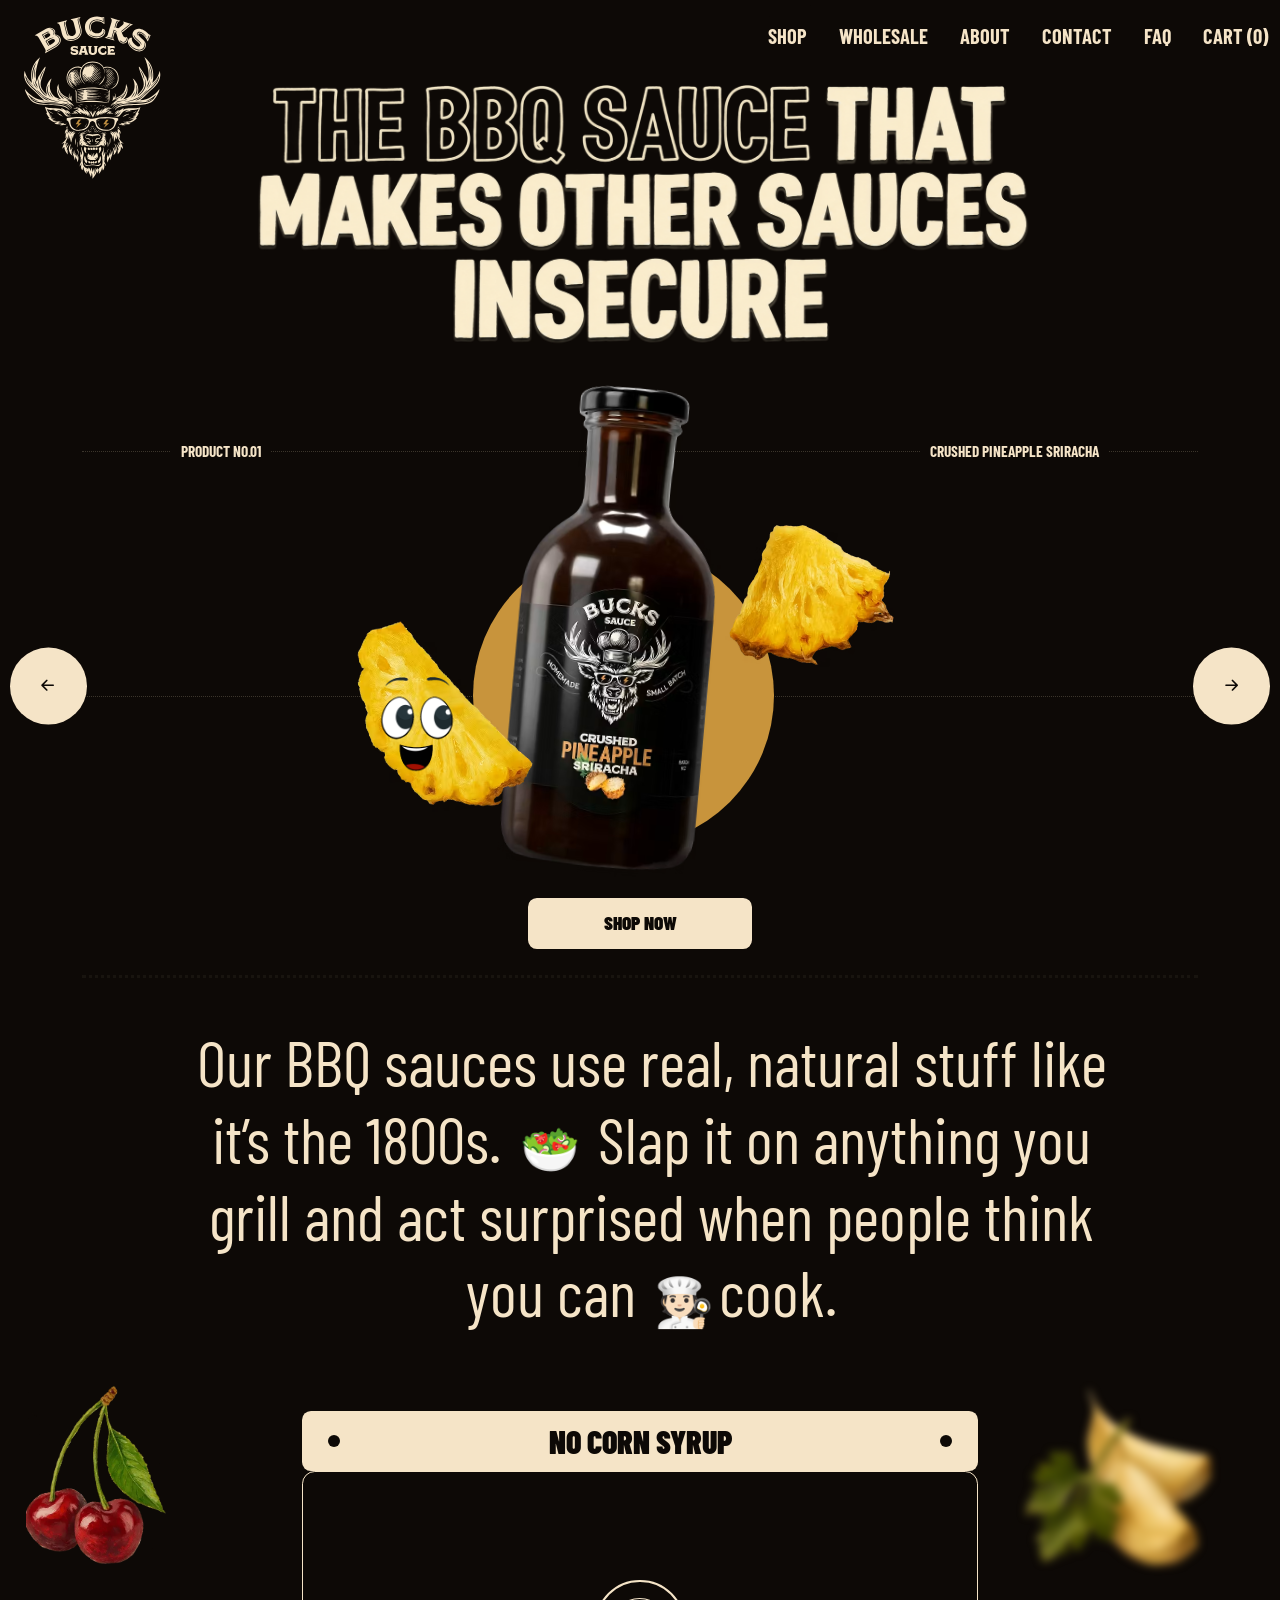
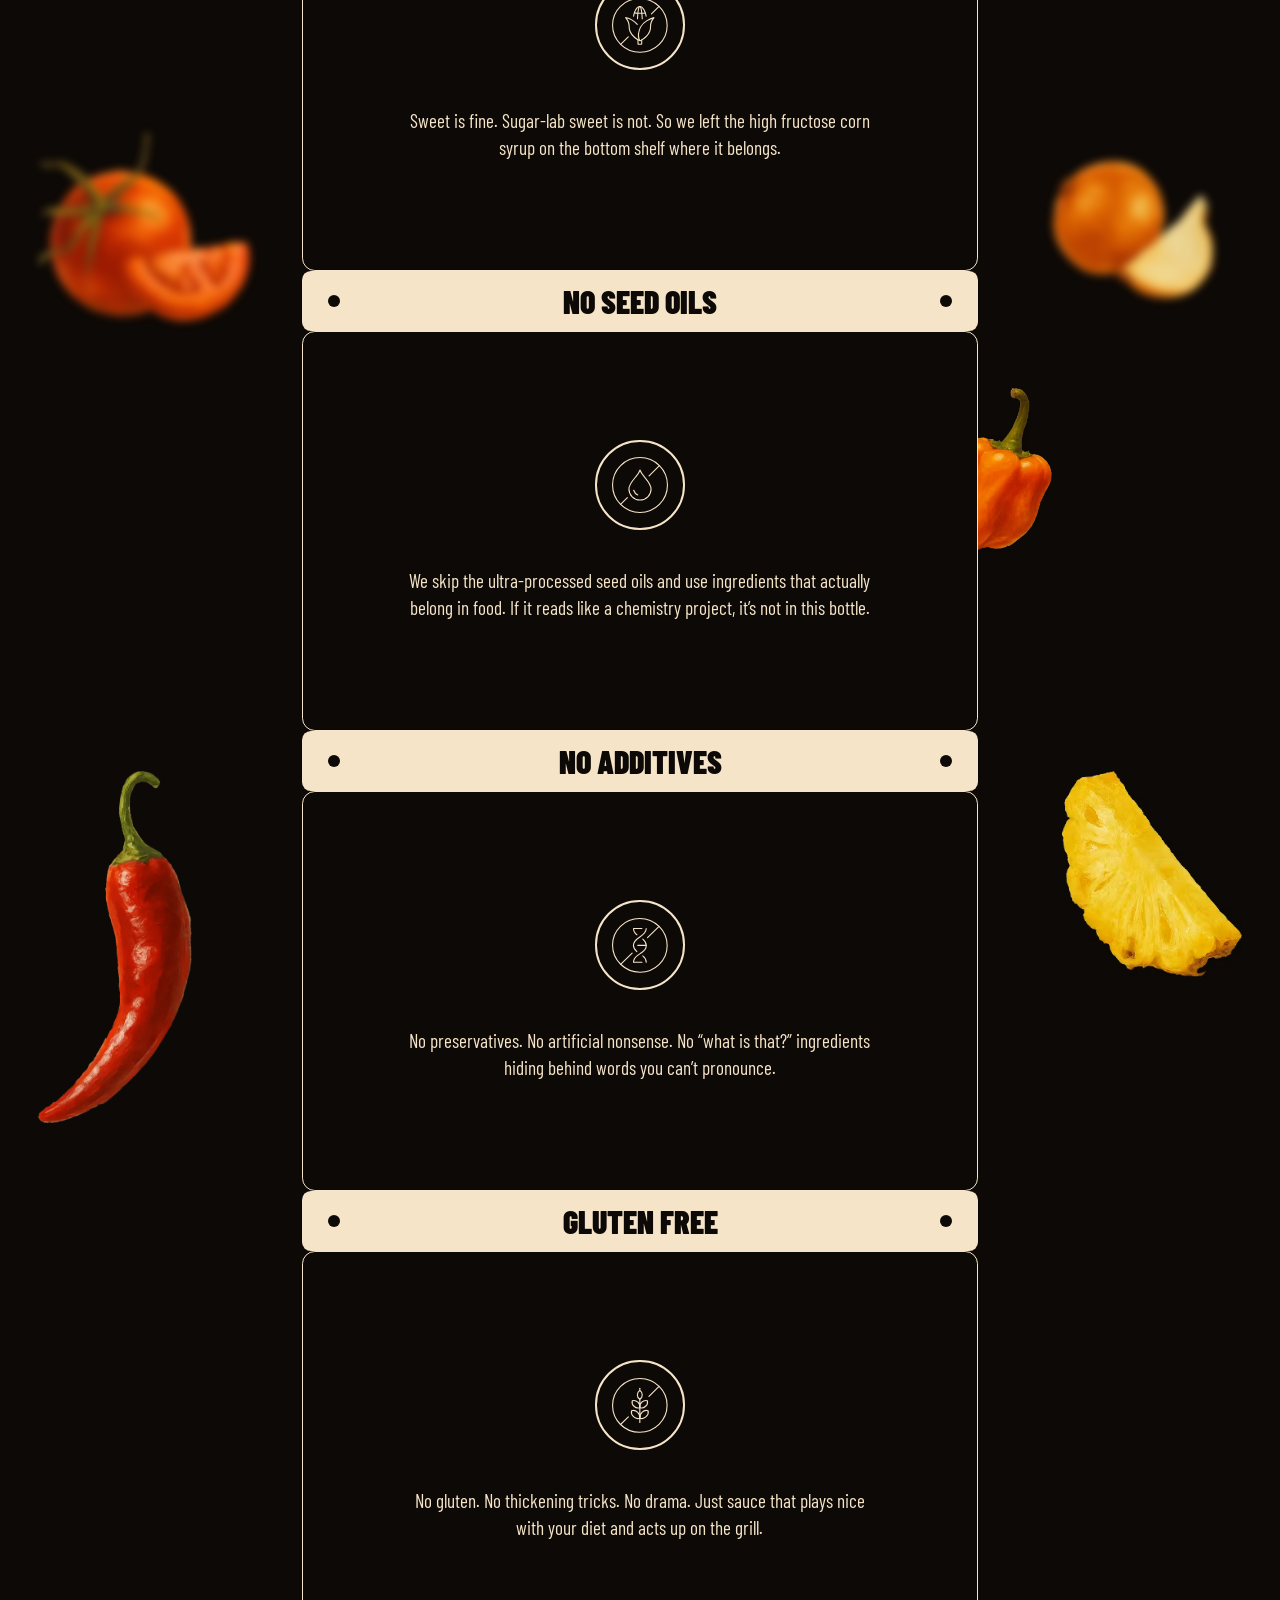
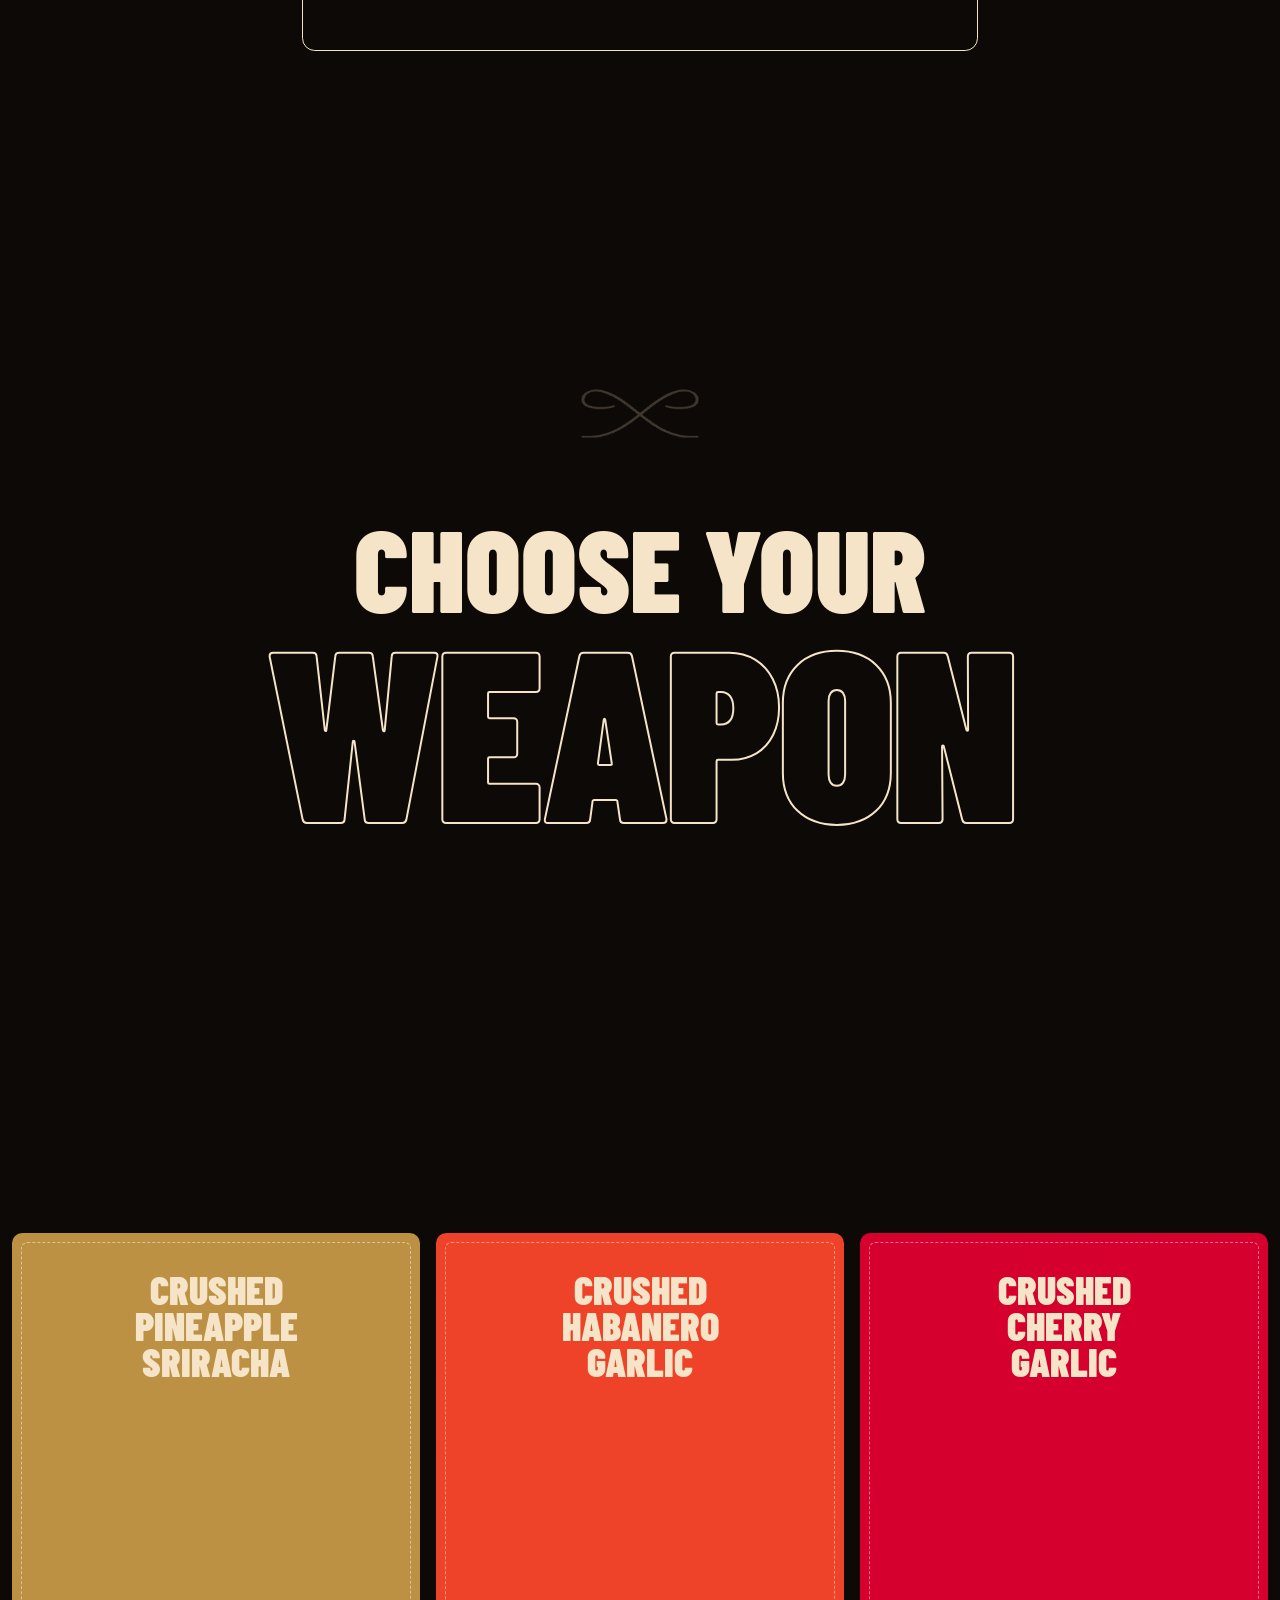
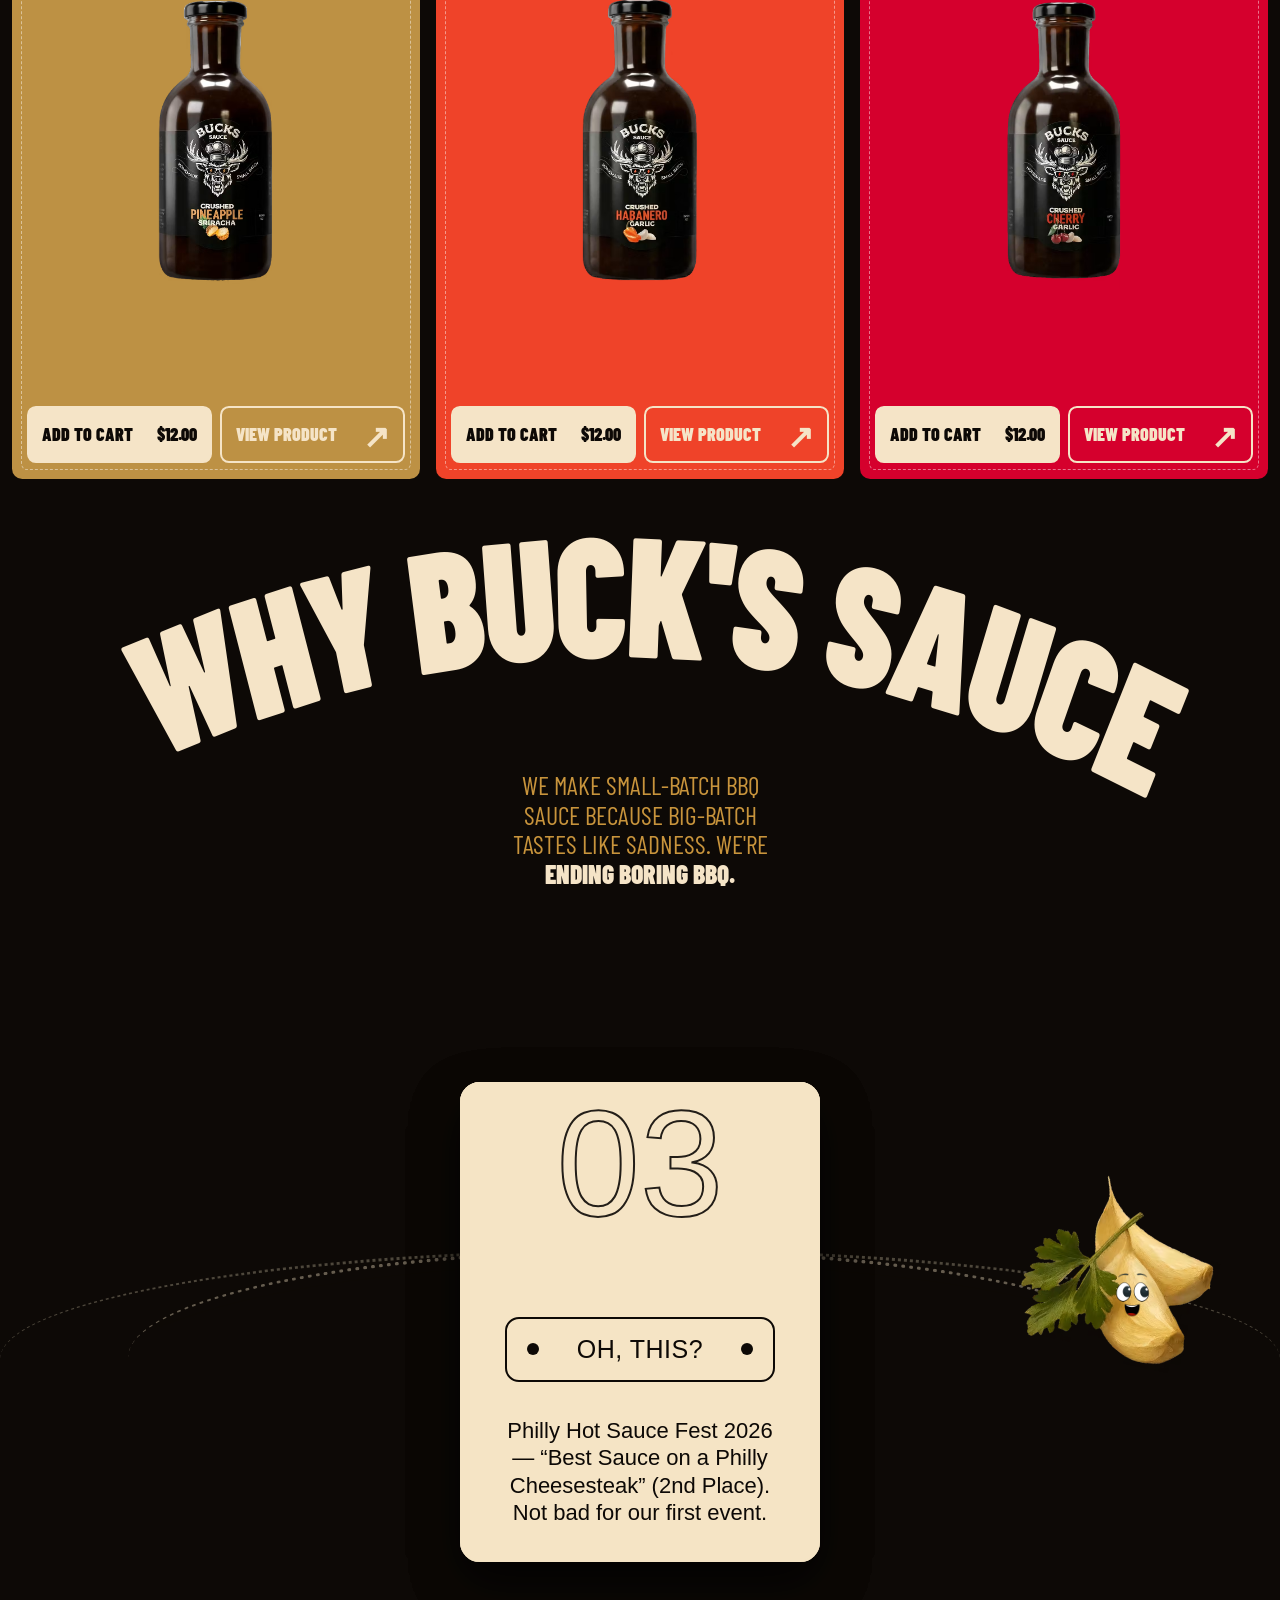
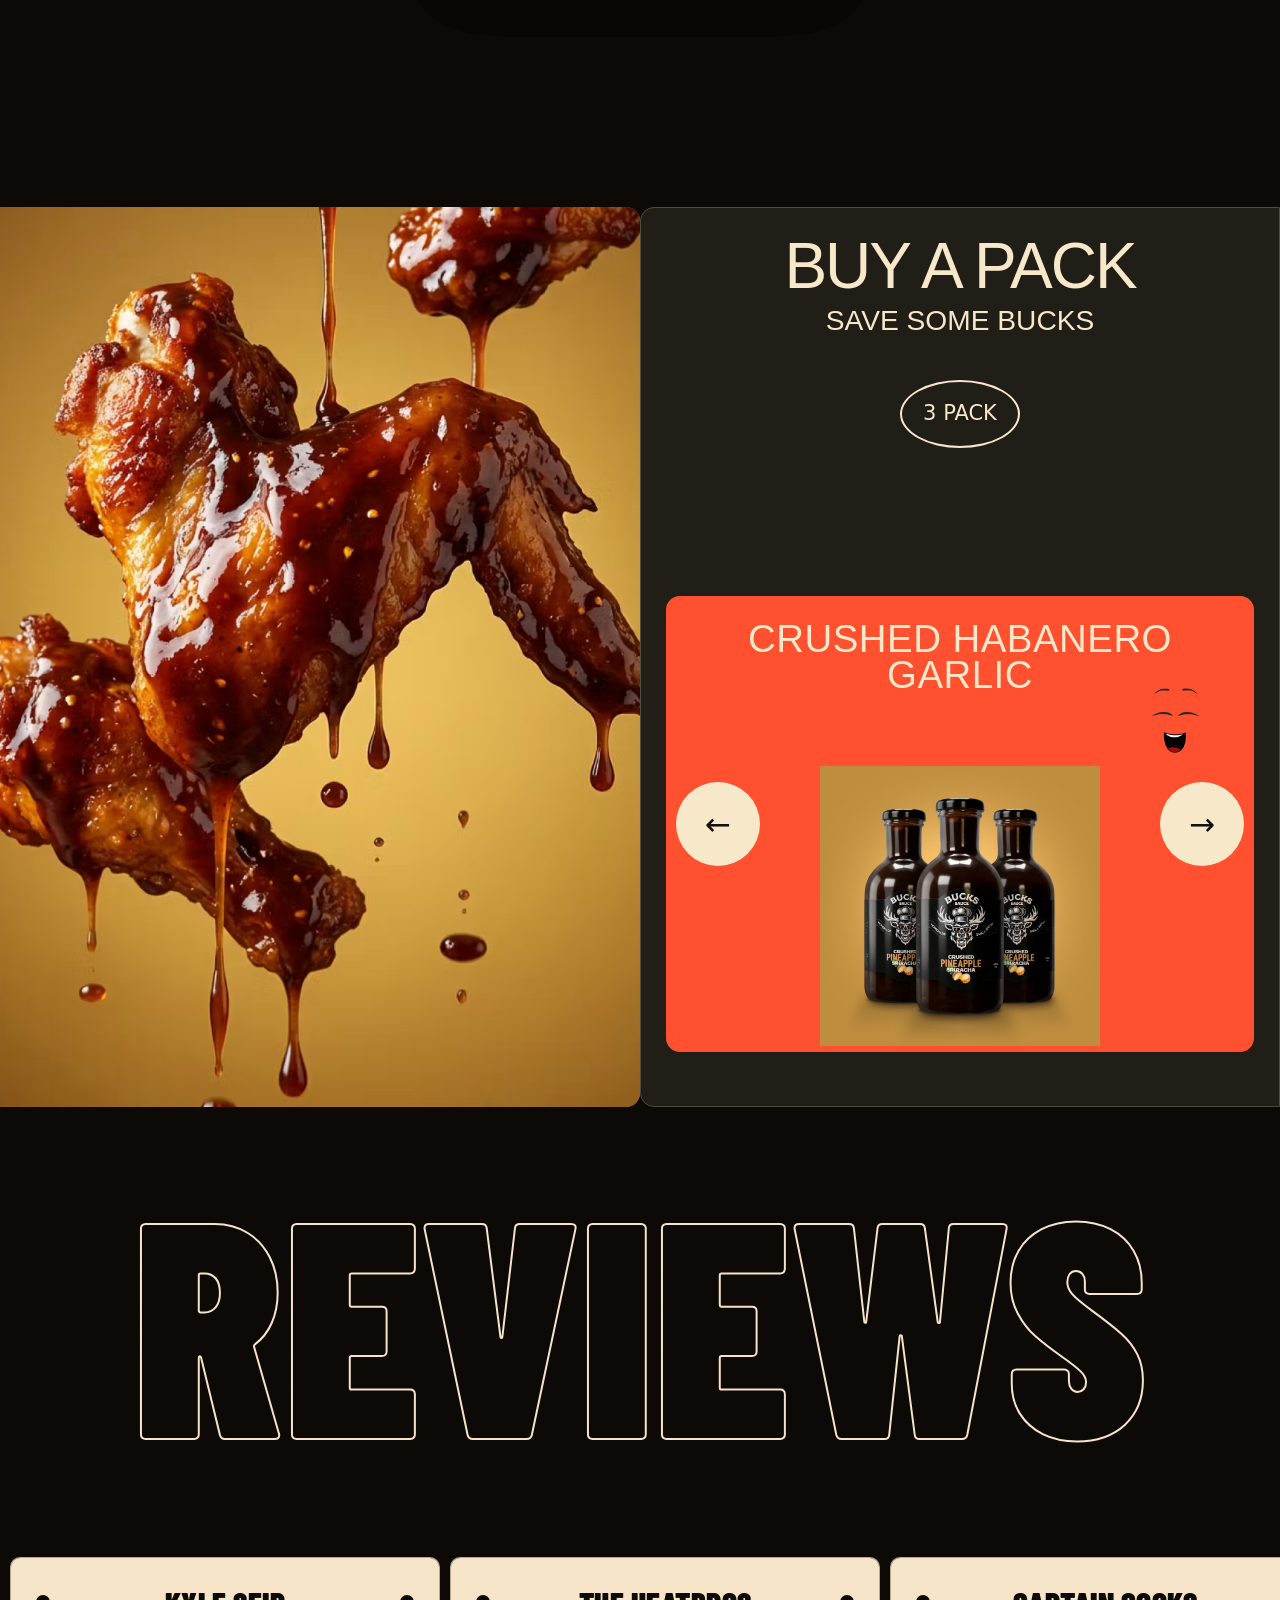
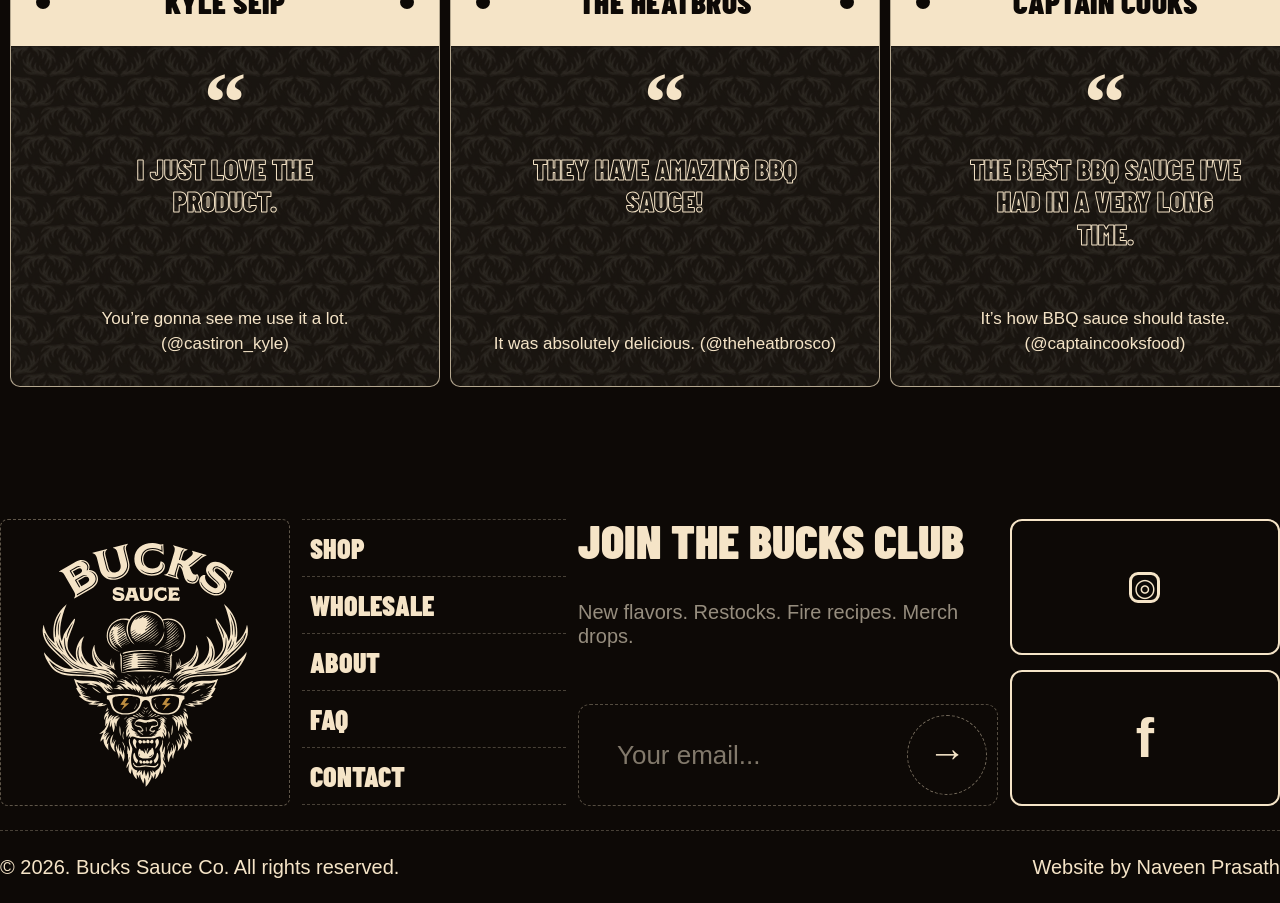
<file: index.html>
<!DOCTYPE html>
<html>
<head>
	<meta charset="utf-8">
	<meta name="viewport" content="width=device-width, initial-scale=1">

	<title>BUCKS SAUCE</title>

	<link rel="stylesheet" type="text/css" href="./style.css">
	<link rel="icon" type="image/css" href="./images/favicon.png">

	<link href="https://cdn.jsdelivr.net/npm/bootstrap@5.3.8/dist/css/bootstrap.min.css" rel="stylesheet" integrity="sha384-sRIl4kxILFvY47J16cr9ZwB07vP4J8+LH7qKQnuqkuIAvNWLzeN8tE5YBujZqJLB" crossorigin="anonymous">

	<link rel="stylesheet" href="https://cdn.jsdelivr.net/npm/bootstrap-icons@1.13.1/font/bootstrap-icons.min.css">
</head>
<body>

	<!-- HEADER 1 -->
    <header class="bucks-header-main">
        <div class="container-fluid px-3 px-lg-4">
            <div class="row align-items-start justify-content-between">

                <!-- LOGO -->
                <div class="col-auto p-0">
                    <a href="index.html">
                        <img src="./images/full-logo.svg" class="bucks-main-logo" alt="Bucks Sauce">
                    </a>
                </div>

                <!-- MAIN NAVIGATION -->
                <div class="col-auto p-0">
                    <nav class="bucks-main-nav">
                        <a href="shop.html">SHOP</a>
                        <a href="wholesale.html">WHOLESALE</a>
                        <a href="about.html">ABOUT</a>
                        <a href="contact.html">CONTACT</a>
                        <a href="faq.html">FAQ</a>
                        <a href="#" onclick="od1()">CART (0)</a>
                    </nav>
                </div>

            </div>
        </div>
    </header>


    <!-- HEADER 2 -->
    <header class="bucks-header-scroll">
        <div class="container-fluid px-3 px-lg-4">
            <div class="row align-items-center justify-content-between">

                <!-- SMALL LOGO -->
                <div class="col-auto p-0">
                    <a href="index.html">
                        <img src="./images/logo.svg" class="bucks-scroll-logo" alt="Bucks Sauce">
                    </a>
                </div>

                <!-- SCROLL NAVIGATION -->
                <nav class="col-auto p-0">
                    <div class="bucks-scroll-nav">

                        <!-- GET SAUCE -->
                        <a href="shop.html">
                        <button class="bucks-get-sauce">GET SAUCE</button></a>

                        <!-- CART -->
                        <button class="bucks-cart">
                            <i class="bi bi-basket2" 
                            onclick="od1()"></i>
                        </button>

                        <!-- MENU -->
                        <button class="bucks-menu" 
                        onclick="open1()">
                            <span></span>
                            <span></span>
                        </button>
                        
                    </div>
                </nav>

            </div>
        </div>
    </header>
                <!--sider-->
                  <div id="sider">
                            <div class="items">
                              <a href="shop.html">SHOP</a>
                              <a href="wholesale.html">WHOLESALE</a>
                              <a href="about.html">ABOUT</a>
                              <a href="contact.html">CONTACT</a>
                              <a href="faq.html">FAQ</a>
                              <a href="#" onclick="od1()">CART (0)</a>
                           </div>
                           <i class="bi bi-x" onclick="close1()"></i>
                           <div class="sider-social">
                             <a href="#">
                               <i class="bi bi-instagram"></i>
                             </a>

                            <a href="#">
                                <i class="bi bi-facebook"></i>
                            </a>
                          </div>
                </div>

                <!--cart box-->
                     <div id="cartbox">
                            <img src="./images/plainpbottle"
                            class="plain-b"
                            alt="plainpbottle">
                            <h3>YOUR BOTTLE IS...</h3>
                            <h1>EMPTY</h1>
                            <button class="asome">ADD SOME SAUCE</button>
                            <i class="bi bi-x" onclick="cd1()"></i>
                        </div>


             
    <!--hero-->
    <section class="hero-section">
    	<div class="container">

    		<!--BIGTEXT-->
    		<div class="bigtext">
    			<img src="./images/bigtext.png"
    			alt="bigtext">
    		</div>

    		<!--PTEXT-->
    		<div class="ptext">
    			<p class="product-number">PRODUCT NO.01</p>
    			<p class="product-name">CRUSHED PINEAPPLE SRIRACHA</p>
    		</div>

    		<!--PRODUCT-->
    		<div class="productfirst">
    			<!--GOLD CIRCLE-->
    			<div class="circle"></div>

    			<!--PINEBOTTLE-->
    			<div class="bottle">
    				<img src="./images/pinebottle"
    				alt="pinebottle">
    			</div>
                <div class="bottle-two">
                    <img src="./images/garlicbottle"
                    alt="garlicbottle">
                </div>
                <div class="bottle-three">
                    <img src="./images/cherrygarbottle"
                    alt="cherrygarbottle">
                </div>

    			
                <!-- PRODUCT IMAGES -->

            <!-- PINEAPPLE -->

            <img src="./images/pineapplefull"
               class="product-image pineapple-left"
               alt="Pineapple">

            <img src="./images/pineapplehalf"
               class="product-image pineapple-right"
               alt="Pineapple">


           <!-- GARLIC -->

           <img src="./images/garlicmalli"
               class="product-image garlic-left"
               alt="Garlic">

            <img src="./images/ulchilly"
                class="product-image garlic-right"
                alt="Garlic">


            <!-- CHERRY -->

            <img src="./images/broundchilly"
               class="product-image cherry-left"
               alt="Cherry">

            <img src="./images/malligarlic"
               class="product-image cherry-right"
               alt="Cherry">  

        <!-- PRODUCT CHARACTER -->

             <img src="./images/gif1.gif"
                class="product-character character-one"
                alt="Product character">

             <img src="./images/gif2.gif"
                class="product-character character-two"
                alt="Product character">

            <img src="./images/gif3.gif"
               class="product-character character-three"
               alt="Product character">

    	</div>

    		<!--LEFT ARROW-->
    		<button class="productfirst-arrow arrow-left"><i class="bi bi-arrow-left-short"></i></button>

    		<!--RIGHT ARROW-->
    		<button class="productfirst-arrow arrow-right"><i class="bi bi-arrow-right-short"></i></button>
        
    		<!--SHOP NOW-->
            <a href="shop.html" class="shop-now">
               SHOP NOW
            </a>
          <hr>
    	</div>
    </section>

   <!-- NATURAL SECTION -->
   <section class="natural-section">
       <div class="container">

         <div class="natural-text">
           <p>Our BBQ sauces use real, natural stuff like it’s the 1800s. <span class="sauce-emoji">🥗</span> Slap it on anything you grill and act surprised when people think you can
            <span class="chef-emoji">🧑🏻‍🍳</span>cook.</p>
            </div>

       </div>
   </section>

   <!-- INGREDIENT SECTION -->

<section class="ingredients-section">

    <!-- DECORATION ITEMS -->

    <img src="./images/2roundchilly"
         class="ingredient-decoration decoration-2roundchilly"
         alt="chilly">

    <img src="./images/malligarlic"
         class="ingredient-decoration decoration-malligarlic"
         alt="garlic">

    <img src="./images/tomato"
         class="ingredient-decoration decoration-tomato"
         alt="tomato">

    <img src="./images/fullgarlic"
         class="ingredient-decoration decoration-fullgarlic"
         alt="garlic">

    <img src="./images/uchilly"
         class="ingredient-decoration decoration-uchilly"
         alt="uchilly">

    <img src="./images/chilly"
         class="ingredient-decoration decoration-chilly"
         alt="chilly">

    <img src="./images/pineapplefull"
         class="ingredient-decoration decoration-pineapplefull"
         alt="pineapplefull">


    <!-- INGREDIENT BOX -->

    <div class="ingredients-box">
        <div class="container">

        <!-- NO CORN SYRUP -->

        <article class="ingredient-item">

            <div class="ingredient-title">

                <span class="dot"></span>

                <span>NO CORN SYRUP</span>

                <span class="dot"></span>

            </div>

            <div class="ingredient-content">

                <div class="ingredient-icon">

                    <img src="./images/no-hfc.svg"
                         alt="no-hfc">

                </div>

                <p>
                   Sweet is fine. Sugar-lab sweet is not. So we left the high fructose corn syrup on the bottom shelf where it belongs.
                </p>

            </div>

        </article>


        <!-- NO SEED OILS -->

        <article class="ingredient-item">

            <div class="ingredient-title">

                <span class="dot"></span>

                <span>NO SEED OILS</span>

                <span class="dot"></span>

            </div>

            <div class="ingredient-content">

                <div class="ingredient-icon">

                    <img src="./images/no-seed-oils.svg"
                         alt="no-seed-oils">

                </div>

                <p>
                    We skip the ultra-processed seed oils and use ingredients that actually belong in food. If it reads like a chemistry project, it’s not in this bottle.
                </p>

            </div>

        </article>


        <!-- NO ADDITIVES -->

        <article class="ingredient-item">

            <div class="ingredient-title">

                <span class="dot"></span>

                <span>NO ADDITIVES</span>

                <span class="dot"></span>

            </div>

            <div class="ingredient-content">

                <div class="ingredient-icon">

                    <img src="./images/no-additifs.svg"
                    alt="no-hfc">

                </div>

                <p>
                   No preservatives. No artificial nonsense. No “what is that?” ingredients hiding behind words you can’t pronounce.
                </p>

            </div>

        </article>


        <!-- GLUTEN FREE -->

        <article class="ingredient-item">

            <div class="ingredient-title">

                <span class="dot"></span>

                <span>GLUTEN FREE</span>

                <span class="dot"></span>

            </div>

            <div class="ingredient-content">

                <div class="ingredient-icon">

                    <img src="./images/gluten-free.svg"
                         alt="gluten-free">

                </div>

                <p>
                    No gluten. No thickening tricks. No drama. Just sauce that plays nice with your diet and acts up on the grill.
                </p>

            </div>

        </article>

    </div>
</div>
</section>

<!--WEAPON SECTION-->
<section class="weapon-section">

    <img src="./images/ornament.png"
         class="weapon-ornament"
         alt="weapon-ornament">

    <h2 class="weapon-title">
        <span>CHOOSE YOUR</span>
        <strong>WEAPON</strong>
    </h2>

</section>

<!-- PRODUCT SECTION -->

<section class="weapon-products">

    <div class="container-fluid">

        <div class="row g-3">


            <!-- PRODUCT 1 -->
            <div class="col-lg-4 col-md-6">

                <article class="product-card product-pineapple">

                    <div class="product-border"></div>

                    <div class="product-info">

                        <h2>
                            CRUSHED<br>
                            PINEAPPLE<br>
                            SRIRACHA
                        </h2>

                        <p>
                            Pineapple sweetness. Gentle heat.<br>
                            Perfect balance.
                        </p>

                    </div>


                    <img
                        src="./images/pinebottle"
                        class="product-bottle"
                        alt="Crushed Pineapple Sriracha"
                    >


                    <img
                        src="./images/logo.svg"
                        class="product-decoration product-antler"
                        alt="logo"
                    >

                    <img
                        src="./images/pineapplefull"
                        class="product-decoration product-fruit-left"
                        alt="pineapplefull"
                    >

                    <img
                        src="./images/pineapplehalf"
                        class="product-decoration product-fruit-right"
                        alt="pineapplehalf"
                    >


                    <div class="product-actions">

                        <button class="add-cart">
                            <span>ADD TO CART</span>
                            <span>$12.00</span>
                        </button>

                        <button class="view-product">
                            <span>VIEW PRODUCT</span>
                            <span class="arrow">↗</span>
                        </button>

                    </div>

                </article>

            </div>


            <!-- PRODUCT 2 -->
            <div class="col-lg-4 col-md-6">

                <article class="product-card product-habanero">

                    <div class="product-border"></div>

                    <div class="product-info">

                        <h2>
                            CRUSHED<br>
                            HABANERO<br>
                            GARLIC
                        </h2>

                        <p>
                            Habanero Fire. Clean Burn.<br>
                            No Apologies.
                        </p>

                    </div>


                    <img
                        src="./images/garlicbottle"
                        class="product-bottle"
                        alt="Crushed Habanero Garlic"
                    >


                    <img
                        src="./images/logo.svg"
                        class="product-decoration product-antler"
                        alt="logo"
                    >

                    <img
                        src="./images/urchilly"
                        class="product-decoration product-fruit-left"
                        alt="urchilly"
                    >

                    <img
                        src="./images/ulchilly"
                        class="product-decoration product-fruit-right"
                        alt="ulchilly"
                    >


                    <div class="product-actions">

                        <button class="add-cart">
                            <span>ADD TO CART</span>
                            <span>$12.00</span>
                        </button>

                        <button class="view-product">
                            <span>VIEW PRODUCT</span>
                            <span class="arrow">↗</span>
                        </button>

                    </div>

                </article>

            </div>


            <!-- PRODUCT 3 -->
            <div class="col-lg-4 col-md-6">

                <article class="product-card product-cherry">

                    <div class="product-border"></div>

                    <div class="product-info">

                        <h2>
                            CRUSHED<br>
                            CHERRY<br>
                            GARLIC
                        </h2>

                        <p>
                            Sweet Depth. Savory Backbone.<br>
                            Cherry with Grit.
                        </p>

                    </div>


                    <img
                        src="./images/cherrygarbottle"
                        class="product-bottle"
                        alt="Crushed Cherry Garlic"
                    >


                    <img
                        src="./images/logo.svg"
                        class="product-decoration product-antler"
                        alt="logo"
                    >

                    <img
                        src="./images/2roundchilly"
                        class="product-decoration product-fruit-left"
                        alt="2roundchilly"
                    >

                    <img
                        src="./images/roundchilly"
                        class="product-decoration product-fruit-right"
                        alt="roundchilly"
                    >


                    <div class="product-actions">

                        <button class="add-cart">
                            <span>ADD TO CART</span>
                            <span>$12.00</span>
                        </button>

                        <button class="view-product">
                            <span>VIEW PRODUCT</span>
                            <span class="arrow">↗</span>
                        </button>

                    </div>

                </article>

            </div>

        </div>

    </div>

</section>

<!-- WHY BUCK'S SAUCE -->

<section class="why-section">

    <svg class="why-title" viewBox="0 0 1600 500" preserveAspectRatio="none">
        <path id="title-curve" d="M40,330 Q800,-80 1560,330" fill="none"/>
        <text>
            <textPath href="#title-curve" startOffset="13%">
                WHY BUCK'S SAUCE
            </textPath>
        </text>
    </svg>

    <p class="why-text">
        WE MAKE SMALL-BATCH BBQ<br>
        SAUCE BECAUSE BIG-BATCH<br>
        TASTES LIKE SADNESS. WE'RE<br>
        <span>ENDING BORING BBQ.</span>
    </p>

</section>

<!-- WHY BUCK'S SAUCE SECTION -->
<section class="why-sauce-section">

    <!-- CARDS -->
    <div class="sauce-cards">

        <!-- CARD 01 -->
        <article class="sauce-card card-01">
            <div class="card-number">01</div>
            
            <div class="card-label">
                <span class="dot"></span>
                <span>SMALL BATCHES</span>
                <span class="dot"></span>
            </div>
            <p>
                Small runs. No conveyor belts, just slow simmering,
                constant taste checks, and Doug hovering like it owes him money.
            </p>
        </article>

        <!-- CARD 02 -->
        <article class="sauce-card card-02">
            <div class="card-number">02</div>
            
            <div class="card-label">
                <span class="dot"></span>
                <span>REAL INGREDIENTS</span>
                <span class="dot"></span>
            </div>
            <p>
                Real fruit. Fresh peppers. No powders. No syrups.
                No shortcuts. Fruit gets chopped, peppers get sliced,
                spices get blended by hand.
            </p>
        </article>

        <!-- CARD 03 -->
        <article class="sauce-card card-03">
            <div class="card-number">03</div>
           
            <div class="card-label">
                <span class="dot"></span>
                <span>OH, THIS?</span>
                <span class="dot"></span>
            </div>
            <p>
                Philly Hot Sauce Fest 2026 —
                “Best Sauce on a Philly Cheesesteak”
                (2nd Place). Not bad for our first event.
            </p>
        </article>

    </div>
<div class="full-curved-line"></div>

<!---- RIGHT GARLIC WITH GIF ---->
<div class="garlic-gif-wrap">
    <img src="./images/malligarlic" class="floating-garlic floating-garlic-right" alt="">
    <img src="./images/gif1.gif" class="garlic-gif" alt="">
</div>

</section>

<!---- LABEL BOX SECTION ---->
<section class="label-box">
<input type="radio" name="products" id="p1" checked>
<input type="radio" name="products" id="p2">
<input type="radio" name="products" id="p3">

<div class="buy-section">

    <div class="left-side">

        <img src="./images/grilsauce" class="food food-1" alt="">
        <img src="./images/grilchest" class="food food-2" alt="">
        <img src="./images/bone" class="food food-3" alt="">

    </div>

    <div class="right-side">

        <div class="top-content">
            <h1>BUY A PACK</h1>
            <h2>SAVE SOME BUCKS</h2>

            <div class="pack">3 PACK</div>
        </div>

        <div class="product-cards">

            <div class="product-title">
                <div class="title title-1">
                    CRUSHED HABANERO<br>
                    GARLIC
                </div>

                <div class="title title-2">
                    SMOKY CHIPOTLE<br>
                    GARLIC
                </div>

                <div class="title title-3">
                    HOT PEPPER<br>
                    GARLIC
                </div>
            </div>

            <div class="products">

                <img src="./images/pbottleset" class="product product-1" alt="pbottleset">
                <img src="./images/gbottleset" class="product product-2" alt="gbottleset">
                <img src="./images/cbottle" class="product product-3" alt="cbottle">

            </div>

            <img src="./images/gif3.gif" class="face-gif" alt="">

            <label for="p3" class="arrows arrow-left">←</label>

            <label for="p2" class="arrows arrow-right arrow-1">→</label>
            <label for="p3" class="arrows arrow-right arrow-2">→</label>
            <label for="p1" class="arrows arrow-right arrow-3">→</label>

            <button class="cart cart-1">
                ADD TO CART
                <span>$32.00</span>
            </button>

            <button class="cart cart-2">
                ADD TO CART
                <span>$34.00</span>
            </button>

            <button class="cart cart-3">
                ADD TO CART
                <span>$36.00</span>
            </button>

        </div>

    </div>

</div>
</section>

<!---- REVIEWS SECTION ---->
<section class="reviews-section">

    <div class="reviews-heading">REVIEWS</div>

    <div class="reviews-marquee">

        <div class="reviews-track">

            <article class="review-card">
                <div class="review-name">KYLE SEIP</div>
                <div class="review-content">
                    <div class="quote-mark">“</div>
                    <h3>I JUST LOVE THE<br>PRODUCT.</h3>
                    <p>You’re gonna see me use it a lot.<br>(@castiron_kyle)</p>
                </div>
            </article>

            <article class="review-card">
                <div class="review-name">THE HEATBROS</div>
                <div class="review-content">
                    <div class="quote-mark">“</div>
                    <h3>THEY HAVE AMAZING BBQ<br>SAUCE!</h3>
                    <p>It was absolutely delicious. (@theheatbrosco)</p>
                </div>
            </article>

            <article class="review-card">
                <div class="review-name">CAPTAIN COOKS</div>
                <div class="review-content">
                    <div class="quote-mark">“</div>
                    <h3>THE BEST BBQ SAUCE I'VE<br>HAD IN A VERY LONG<br>TIME.</h3>
                    <p>It’s how BBQ sauce should taste.<br>(@captaincooksfood)</p>
                </div>
            </article>

            <article class="review-card">
                <div class="review-name">TREY M.</div>
                <div class="review-content">
                    <div class="quote-mark">“</div>
                    <h3>BEST SAUCE I EVER<br>HAD...AND IT'S NOT CLOSE.</h3>
                    <p>I put it on a Popeyes chicken sandwich which was trash. This made that sandwich amazing.<br>Bucks Sauce for life!</p>
                </div>
            </article>


            <!-- DUPLICATE FOR SEAMLESS MARQUEE -->

            <article class="review-card">
                <div class="review-name">KYLE SEIP</div>
                <div class="review-content">
                    <div class="quote-mark">“</div>
                    <h3>I JUST LOVE THE<br>PRODUCT.</h3>
                    <p>You’re gonna see me use it a lot.<br>(@castiron_kyle)</p>
                </div>
            </article>

            <article class="review-card">
                <div class="review-name">THE HEATBROS</div>
                <div class="review-content">
                    <div class="quote-mark">“</div>
                    <h3>THEY HAVE AMAZING BBQ<br>SAUCE!</h3>
                    <p>It was absolutely delicious. (@theheatbrosco)</p>
                </div>
            </article>

            <article class="review-card">
                <div class="review-name">CAPTAIN COOKS</div>
                <div class="review-content">
                    <div class="quote-mark">“</div>
                    <h3>THE BEST BBQ SAUCE I'VE<br>HAD IN A VERY LONG<br>TIME.</h3>
                    <p>It’s how BBQ sauce should taste.<br>(@captaincooksfood)</p>
                </div>
            </article>

            <article class="review-card">
                <div class="review-name">TREY M.</div>
                <div class="review-content">
                    <div class="quote-mark">“</div>
                    <h3>BEST SAUCE I EVER<br>HAD...AND IT'S NOT CLOSE.</h3>
                    <p>I put it on a Popeyes chicken sandwich which was trash. This made that sandwich amazing.<br>Bucks Sauce for life!</p>
                </div>
            </article>

        </div>

    </div>

</section>

<!-- FOOTER SECTION -->
<footer class="bucks-footer">

    <div class="footer-main">

        <!-- BRAND -->
        <div class="footer-brand">
            <img src="./images/full-logo.svg" alt="Bucks Sauce">
        </div>

        <!-- NAVIGATION -->
        <nav class="footer-nav">
            <a href="shop.html">SHOP</a>
            <a href="wholesale.html">WHOLESALE</a>
            <a href="about.html">ABOUT</a>
            <a href="faq.html">FAQ</a>
            <a href="contact.html">CONTACT</a>
        </nav>

        <!-- CLUB / NEWSLETTER -->
        <div class="footer-club">

            <h2>JOIN THE BUCKS CLUB</h2>

            <p>
                New flavors. Restocks. Fire recipes. Merch drops.
            </p>

            <form class="footer-form">
                <input
                    type="email"
                    placeholder="Your email..."
                    aria-label="Email address"
                >

                <button type="submit" aria-label="Subscribe">
                    <span>→</span>
                </button>
            </form>

        </div>

        <!-- SOCIAL -->
        <div class="footer-social">

            <a href="#" class="social-box" aria-label="Instagram">
                <span class="instagram-icon">◎</span>
            </a>

            <a href="#" class="social-box" aria-label="Facebook">
                <span class="facebook-icon">f</span>
            </a>

        </div>

    </div>

    <!-- BOTTOM -->
    <div class="footer-bottom">

        <p>
            © 2026. Bucks Sauce Co. All rights reserved.
        </p>

        <p>
            Website by <span>Naveen Prasath</span>
        </p>

    </div>

</footer>
<script src="https://cdn.jsdelivr.net/npm/bootstrap@5.3.8/dist/js/bootstrap.bundle.min.js" integrity="sha384-FKyoEForCGlyvwx9Hj09JcYn3nv7wiPVlz7YYwJrWVcXK/BmnVDxM+D2scQbITxI" crossorigin="anonymous"></script>

<script src="./bucks.js"></script>
</body>
</html>
</file>
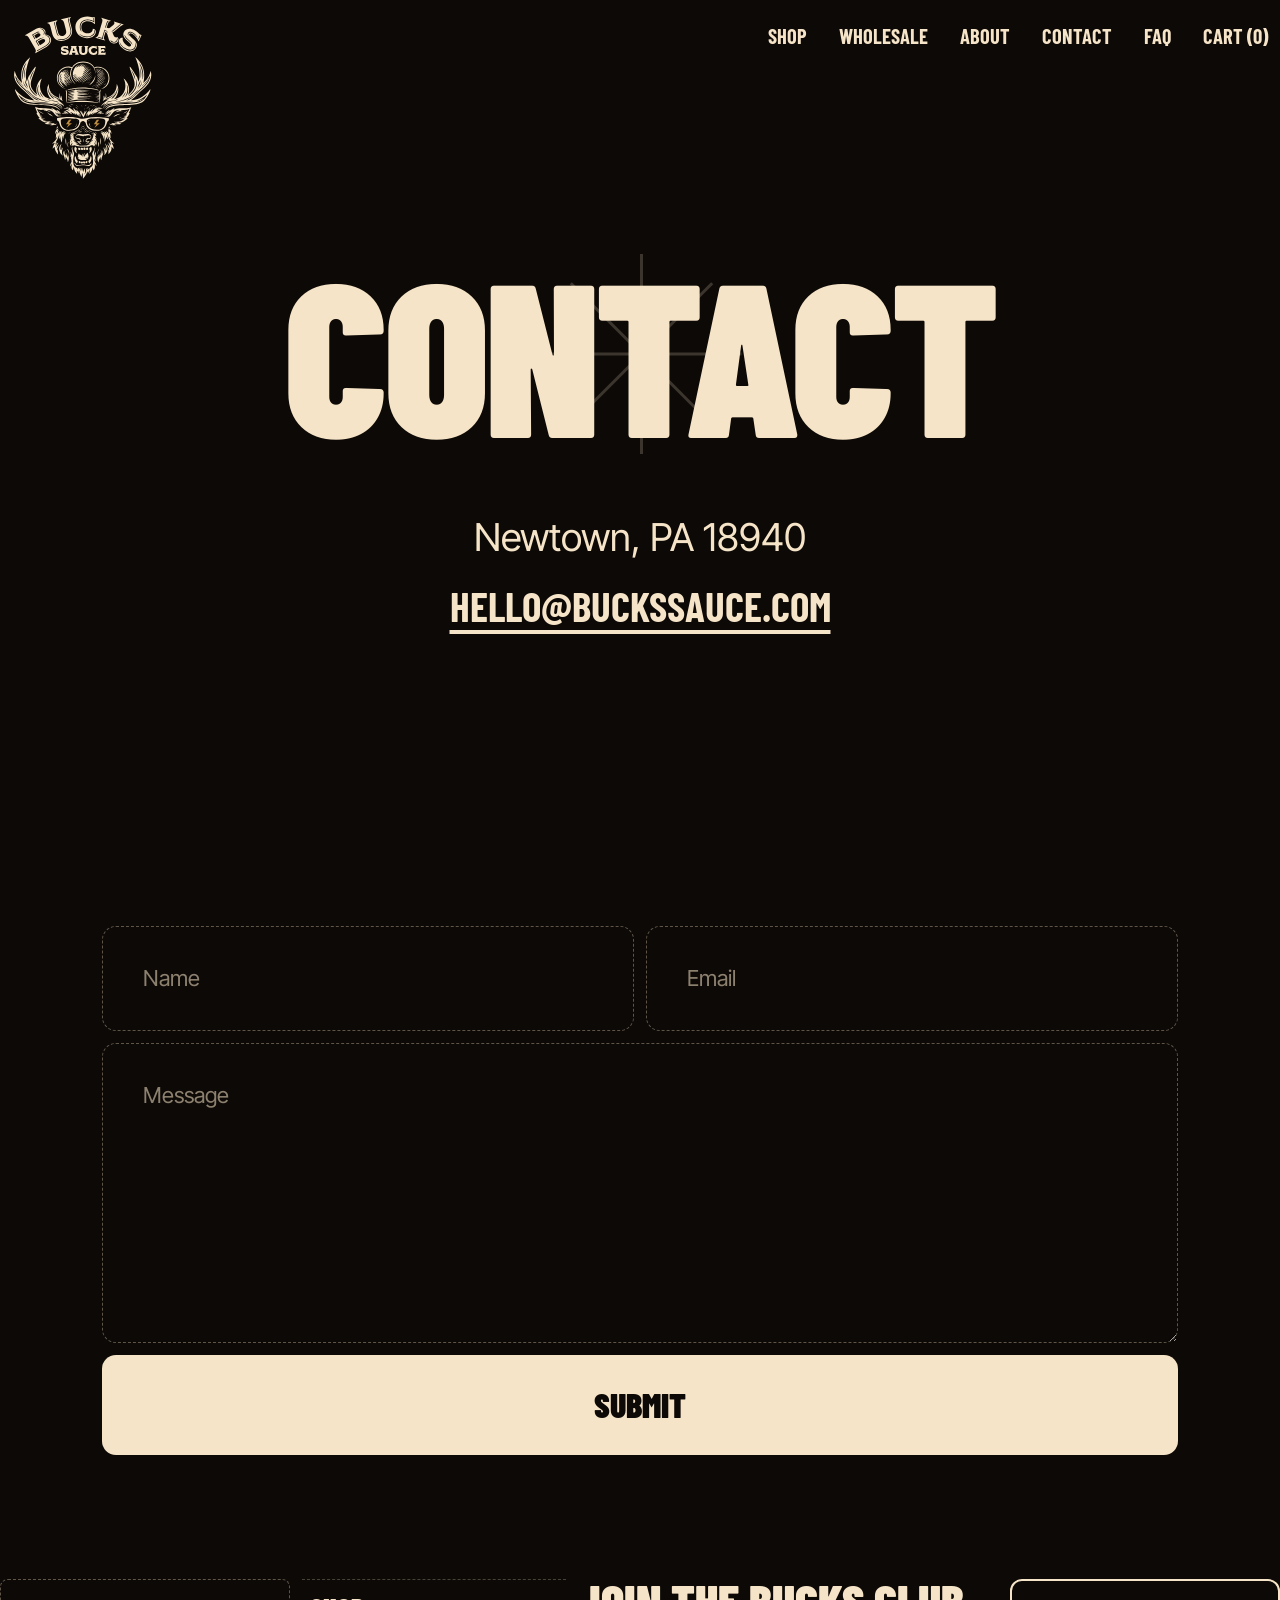
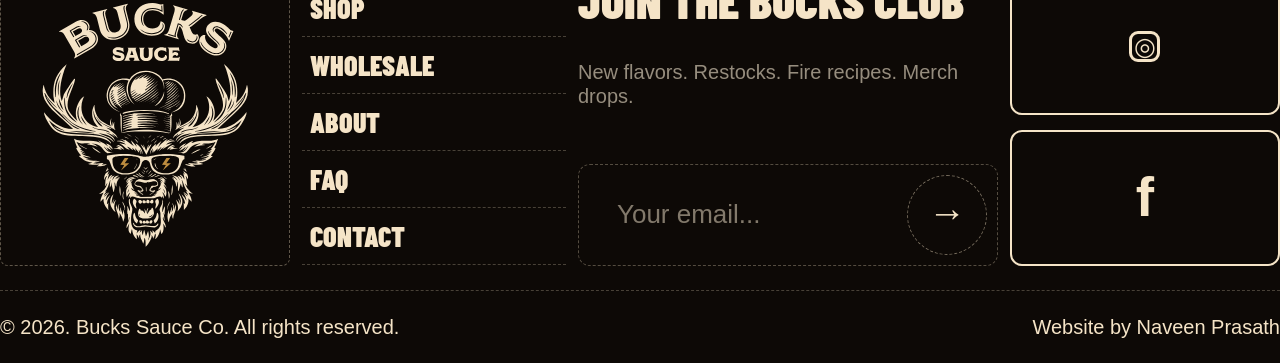
<file: contact.html>
<!DOCTYPE html>
<html>
<head>
	<meta charset="utf-8">
	<meta name="viewport" content="width=device-width, initial-scale=1">

	<title>CONTACT-BUCKS SAUCE</title>

	<link rel="stylesheet" type="text/css" href="./style.css">
    <link rel="stylesheet" type="text/css" href="./contact.css">

	<link rel="icon" type="image/css" href="./images/favicon.png">

	<link href="https://cdn.jsdelivr.net/npm/bootstrap@5.3.8/dist/css/bootstrap.min.css" rel="stylesheet" integrity="sha384-sRIl4kxILFvY47J16cr9ZwB07vP4J8+LH7qKQnuqkuIAvNWLzeN8tE5YBujZqJLB" crossorigin="anonymous">
    
	<link rel="stylesheet" href="https://cdn.jsdelivr.net/npm/bootstrap-icons@1.13.1/font/bootstrap-icons.min.css">
</head>
<body>

	<!-- HEADER 1 -->
    <header class="bucks-header-main">
        <div class="container-fluid px-3 px-lg-4">
            <div class="row align-items-start justify-content-between">

                <!-- LOGO -->
                <div class="col-auto p-0">
                    <a href="index.html">
                        <img src="./images/full-logo.svg" class="bucks-main-logo" alt="Bucks Sauce">
                    </a>
                </div>

                <!-- MAIN NAVIGATION -->
                <div class="col-auto p-0">
                    <nav class="bucks-main-nav">
                        <a href="shop.html">SHOP</a>
                        <a href="wholesale.html">WHOLESALE</a>
                        <a href="about.html">ABOUT</a>
                        <a href="contact.html">CONTACT</a>
                        <a href="faq.html">FAQ</a>
                        <a href="#" onclick="od1()">CART (0)</a>
                    </nav>
                </div>

            </div>
        </div>
    </header>


    <!-- HEADER 2 -->
    <header class="bucks-header-scroll">
        <div class="container-fluid px-3 px-lg-4">
            <div class="row align-items-center justify-content-between">

                <!-- SMALL LOGO -->
                <div class="col-auto p-0">
                    <a href="index.html">
                        <img src="./images/logo.svg" class="bucks-scroll-logo" alt="Bucks Sauce">
                    </a>
                </div>

                <!-- SCROLL NAVIGATION -->
                <nav class="col-auto p-0">
                    <div class="bucks-scroll-nav">

                        <!-- GET SAUCE -->
                        <a href="shop.html">
                        <button class="bucks-get-sauce">GET SAUCE</button></a>

                        <!-- CART -->
                        <button class="bucks-cart">
                            <i class="bi bi-basket2" 
                            onclick="od1()"></i>
                        </button>

                        <!-- MENU -->
                        <button class="bucks-menu" 
                        onclick="open1()">
                            <span></span>
                            <span></span>
                        </button>
                        
                    </div>
                </nav>

            </div>
        </div>
    </header>
                <!--sider-->
                  <div id="sider">
                            <div class="items">
                              <a href="shop.html">SHOP</a>
                              <a href="wholesale.html">WHOLESALE</a>
                              <a href="about.html">ABOUT</a>
                              <a href="contact.html">CONTACT</a>
                              <a href="faq.html">FAQ</a>
                              <a href="#" onclick="od1()">CART (0)</a>
                           </div>
                           <i class="bi bi-x" onclick="close1()"></i>
                           <div class="sider-social">
                             <a href="#">
                               <i class="bi bi-instagram"></i>
                             </a>

                            <a href="#">
                                <i class="bi bi-facebook"></i>
                            </a>
                          </div>
                </div>

                <!--cart box-->
                     <div id="cartbox">
                            <img src="./images/plainpbottle"
                            class="plain-b"
                            alt="plainpbottle">
                            <h3>YOUR BOTTLE IS...</h3>
                            <h1>EMPTY</h1>
                            <button class="asome">ADD SOME SAUCE</button>
                            <i class="bi bi-x" onclick="cd1()"></i>
                        </div>
   
   <!-- CONTACT HERO -->
<section class="contact-hero">

    <div class="contact-hero-inner">

        <div class="contact-heading">
            <span>CONTACT</span>

            <div class="contact-rays">
                <i></i><i></i><i></i><i></i>
                <i></i><i></i><i></i><i></i>
            </div>
        </div>

        <div class="contact-info">
            <p>Newtown, PA 18940</p>

            <a href="mailto:HELLO@BUCKSSAUCE.COM">
                HELLO@BUCKSSAUCE.COM
            </a>
        </div>

    </div>

</section>


<!-- CONTACT FORM -->
<section class="contact-form-section">

    <form class="contact-form">

        <div class="form-row">

            <input
                type="text"
                placeholder="Name"
                name="name"
            >

            <input
                type="email"
                placeholder="Email"
                name="email"
            >

        </div>

        <textarea
            name="message"
            placeholder="Message"
        ></textarea>

        <button type="submit">
            SUBMIT
        </button>

    </form>

</section>


<!-- FOOTER SECTION -->
<footer class="bucks-footer">

    <div class="footer-main">

        <!-- BRAND -->
        <div class="footer-brand">
            <img src="./images/full-logo.svg" alt="Bucks Sauce">
        </div>

        <!-- NAVIGATION -->
        <nav class="footer-nav">
            <a href="shop.html">SHOP</a>
            <a href="wholesale.html">WHOLESALE</a>
            <a href="about.html">ABOUT</a>
            <a href="faq.html">FAQ</a>
            <a href="contact.html">CONTACT</a>
        </nav>

        <!-- CLUB / NEWSLETTER -->
        <div class="footer-club">

            <h2>JOIN THE BUCKS CLUB</h2>

            <p>
                New flavors. Restocks. Fire recipes. Merch drops.
            </p>

            <form class="footer-form">
                <input
                    type="email"
                    placeholder="Your email..."
                    aria-label="Email address"
                >

                <button type="submit" aria-label="Subscribe">
                    <span>→</span>
                </button>
            </form>

        </div>

        <!-- SOCIAL -->
        <div class="footer-social">

            <a href="#" class="social-box" aria-label="Instagram">
                <span class="instagram-icon">◎</span>
            </a>

            <a href="#" class="social-box" aria-label="Facebook">
                <span class="facebook-icon">f</span>
            </a>

        </div>

    </div>

    <!-- BOTTOM -->
    <div class="footer-bottom">

        <p>
            © 2026. Bucks Sauce Co. All rights reserved.
        </p>

        <p>
            Website by <span>Naveen Prasath</span>
        </p>

    </div>

</footer>
<script src="https://cdn.jsdelivr.net/npm/bootstrap@5.3.8/dist/js/bootstrap.bundle.min.js" integrity="sha384-FKyoEForCGlyvwx9Hj09JcYn3nv7wiPVlz7YYwJrWVcXK/BmnVDxM+D2scQbITxI" crossorigin="anonymous"></script>

<script src="./bucks.js"></script>
</body>
</html>
</file>
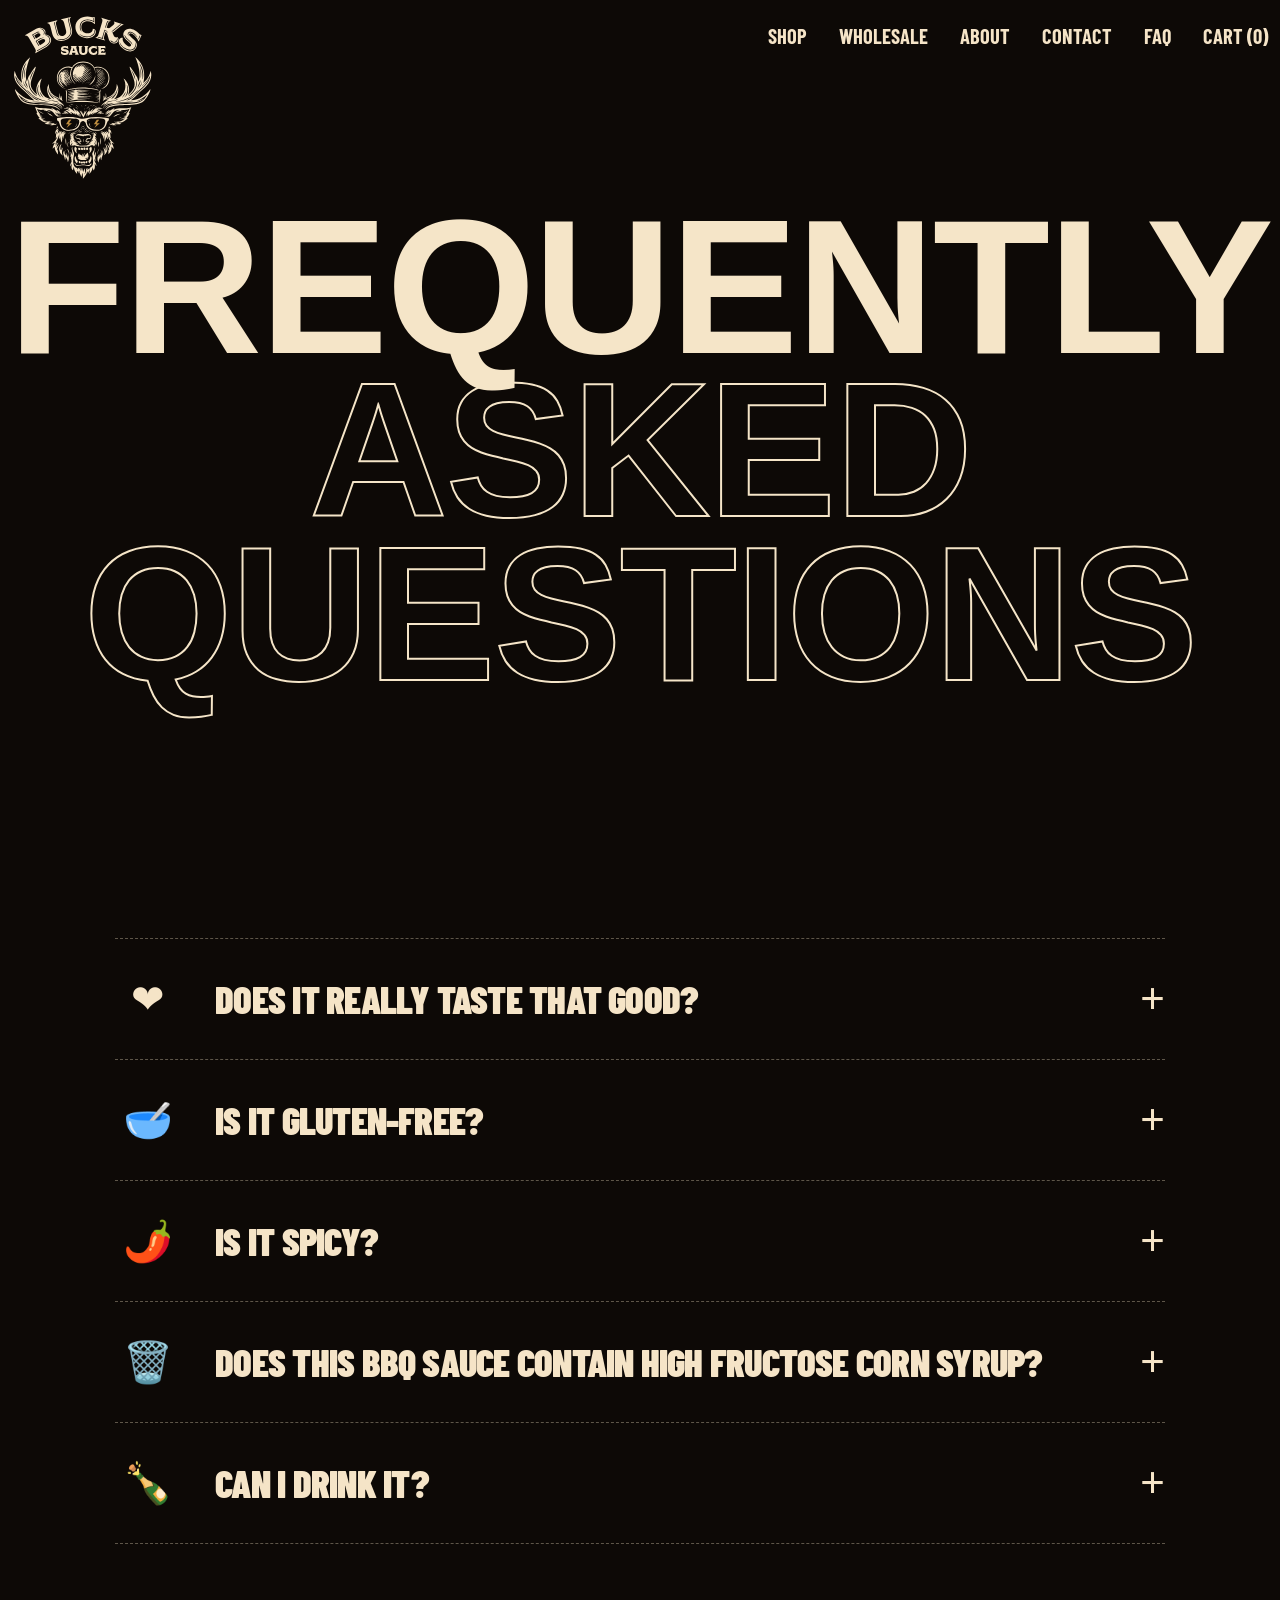
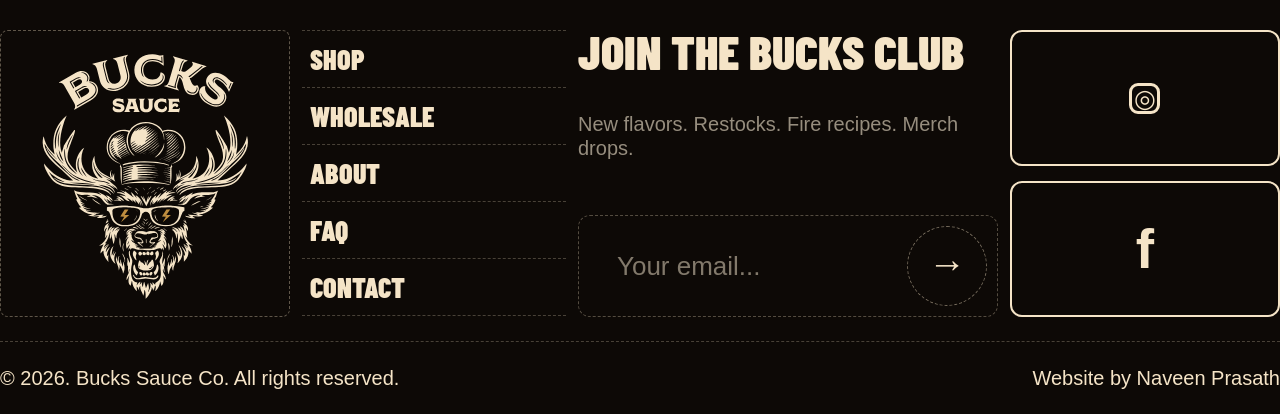
<file: faq.html>
<!DOCTYPE html>
<html>
<head>
	<meta charset="utf-8">
	<meta name="viewport" content="width=device-width, initial-scale=1">

	<title>BUCKS SAUCE</title>

	<link rel="stylesheet" type="text/css" href="./style.css">
    <link rel="stylesheet" type="text/css" href="./faq.css">

	<link rel="icon" type="image/css" href="./images/favicon.png">

	<link href="https://cdn.jsdelivr.net/npm/bootstrap@5.3.8/dist/css/bootstrap.min.css" rel="stylesheet" integrity="sha384-sRIl4kxILFvY47J16cr9ZwB07vP4J8+LH7qKQnuqkuIAvNWLzeN8tE5YBujZqJLB" crossorigin="anonymous">
    
	<link rel="stylesheet" href="https://cdn.jsdelivr.net/npm/bootstrap-icons@1.13.1/font/bootstrap-icons.min.css">
</head>
<body>

	<!-- HEADER 1 -->
    <header class="bucks-header-main">
        <div class="container-fluid px-3 px-lg-4">
            <div class="row align-items-start justify-content-between">

                <!-- LOGO -->
                <div class="col-auto p-0">
                    <a href="index.html">
                        <img src="./images/full-logo.svg" class="bucks-main-logo" alt="Bucks Sauce">
                    </a>
                </div>

                <!-- MAIN NAVIGATION -->
                <div class="col-auto p-0">
                    <nav class="bucks-main-nav">
                        <a href="shop.html">SHOP</a>
                        <a href="wholesale.html">WHOLESALE</a>
                        <a href="about.html">ABOUT</a>
                        <a href="contact.html">CONTACT</a>
                        <a href="faq.html">FAQ</a>
                        <a href="#" onclick="od1()">CART (0)</a>
                    </nav>
                </div>

            </div>
        </div>
    </header>


    <!-- HEADER 2 -->
    <header class="bucks-header-scroll">
        <div class="container-fluid px-3 px-lg-4">
            <div class="row align-items-center justify-content-between">

                <!-- SMALL LOGO -->
                <div class="col-auto p-0">
                    <a href="index.html">
                        <img src="./images/logo.svg" class="bucks-scroll-logo" alt="Bucks Sauce">
                    </a>
                </div>

                <!-- SCROLL NAVIGATION -->
                <nav class="col-auto p-0">
                    <div class="bucks-scroll-nav">

                        <!-- GET SAUCE -->
                        <a href="shop.html">
                        <button class="bucks-get-sauce">GET SAUCE</button></a>

                        <!-- CART -->
                        <button class="bucks-cart">
                            <i class="bi bi-basket2" 
                            onclick="od1()"></i>
                        </button>

                        <!-- MENU -->
                        <button class="bucks-menu" 
                        onclick="open1()">
                            <span></span>
                            <span></span>
                        </button>
                        
                    </div>
                </nav>

            </div>
        </div>
    </header>
                <!--sider-->
                  <div id="sider">
                            <div class="items">
                              <a href="shop.html">SHOP</a>
                              <a href="wholesale.html">WHOLESALE</a>
                              <a href="about.html">ABOUT</a>
                              <a href="contact.html">CONTACT</a>
                              <a href="faq.html">FAQ</a>
                             <a href="#" onclick="od1()">CART (0)</a>
                           </div>
                           <i class="bi bi-x" onclick="close1()"></i>
                           <div class="sider-social">
                             <a href="#">
                               <i class="bi bi-instagram"></i>
                             </a>

                            <a href="#">
                                <i class="bi bi-facebook"></i>
                            </a>
                          </div>
                </div>

                <!--cart box-->
                     <div id="cartbox">
                            <img src="./images/plainpbottle"
                            class="plain-b"
                            alt="plainpbottle">
                            <h3>YOUR BOTTLE IS...</h3>
                            <h1>EMPTY</h1>
                            <button class="asome">ADD SOME SAUCE</button>
                            <i class="bi bi-x" onclick="cd1()"></i>
                        </div>

<section class="faq-hero">
       
         <div class="faq-hero-title">
        <h1>
           <span class="filled">FREQUENTLY</span>
           <span class="outline">ASKED</span>
             <span class="outline">QUESTIONS</span>
        </h1>
         </div>
</section>

<section class="faq-section">

<div class="faq-list">

<details class="faq-item">
<summary class="faq-question">
<span class="faq-icon">❤️</span>
<h3>DOES IT REALLY TASTE THAT GOOD?</h3>
<span class="faq-plus">+</span>
</summary>
<div class="faq-answer">
<p>Absolutely. It's bold, balanced, and built to make pretty much anything taste better.</p>
</div>
</details>

<details class="faq-item">
<summary class="faq-question">
<span class="faq-icon">🥣</span>
<h3>IS IT GLUTEN-FREE?</h3>
<span class="faq-plus">+</span>
</summary>
<div class="faq-answer">
<p>Yes. Bucks Sauce is made without gluten ingredients.</p>
</div>
</details>

<details class="faq-item">
<summary class="faq-question">
<span class="faq-icon">🌶️</span>
<h3>IS IT SPICY?</h3>
<span class="faq-plus">+</span>
</summary>
<div class="faq-answer">
<p>It's got a kick, but the flavor comes first.</p>
</div>
</details>

<details class="faq-item">
<summary class="faq-question">
<span class="faq-icon">🗑️</span>
<h3>DOES THIS BBQ SAUCE CONTAIN HIGH FRUCTOSE CORN SYRUP?</h3>
<span class="faq-plus">+</span>
</summary>
<div class="faq-answer">
<p>No. Bucks Sauce is made with real ingredients and no high fructose corn syrup.</p>
</div>
</details>

<details class="faq-item">
<summary class="faq-question">
<span class="faq-icon">🍾</span>
<h3>CAN I DRINK IT?</h3>
<span class="faq-plus">+</span>
</summary>
<div class="faq-answer">
<p>We won't judge you. But we'd recommend putting it on something delicious first.</p>
</div>
</details>

</div>

</section>

<!-- FOOTER SECTION -->
<footer class="bucks-footer">

    <div class="footer-main">

        <!-- BRAND -->
        <div class="footer-brand">
            <img src="./images/full-logo.svg" alt="Bucks Sauce">
        </div>

        <!-- NAVIGATION -->
        <nav class="footer-nav">
            <a href="shop.html">SHOP</a>
            <a href="wholesale.html">WHOLESALE</a>
            <a href="about.html">ABOUT</a>
            <a href="faq.html">FAQ</a>
            <a href="contact.html">CONTACT</a>

        </nav>

        <!-- CLUB / NEWSLETTER -->
        <div class="footer-club">

            <h2>JOIN THE BUCKS CLUB</h2>

            <p>
                New flavors. Restocks. Fire recipes. Merch drops.
            </p>

            <form class="footer-form">
                <input
                    type="email"
                    placeholder="Your email..."
                    aria-label="Email address"
                >

                <button type="submit" aria-label="Subscribe">
                    <span>→</span>
                </button>
            </form>

        </div>

        <!-- SOCIAL -->
        <div class="footer-social">

            <a href="#" class="social-box" aria-label="Instagram">
                <span class="instagram-icon">◎</span>
            </a>

            <a href="#" class="social-box" aria-label="Facebook">
                <span class="facebook-icon">f</span>
            </a>

        </div>

    </div>

    <!-- BOTTOM -->
    <div class="footer-bottom">

        <p>
            © 2026. Bucks Sauce Co. All rights reserved.
        </p>

        <p>
            Website by <span>Naveen Prasath</span>
        </p>

    </div>

<script src="https://cdn.jsdelivr.net/npm/bootstrap@5.3.8/dist/js/bootstrap.bundle.min.js" integrity="sha384-FKyoEForCGlyvwx9Hj09JcYn3nv7wiPVlz7YYwJrWVcXK/BmnVDxM+D2scQbITxI" crossorigin="anonymous"></script>

<script src="./bucks.js"></script>

</body>
</html>
</file>
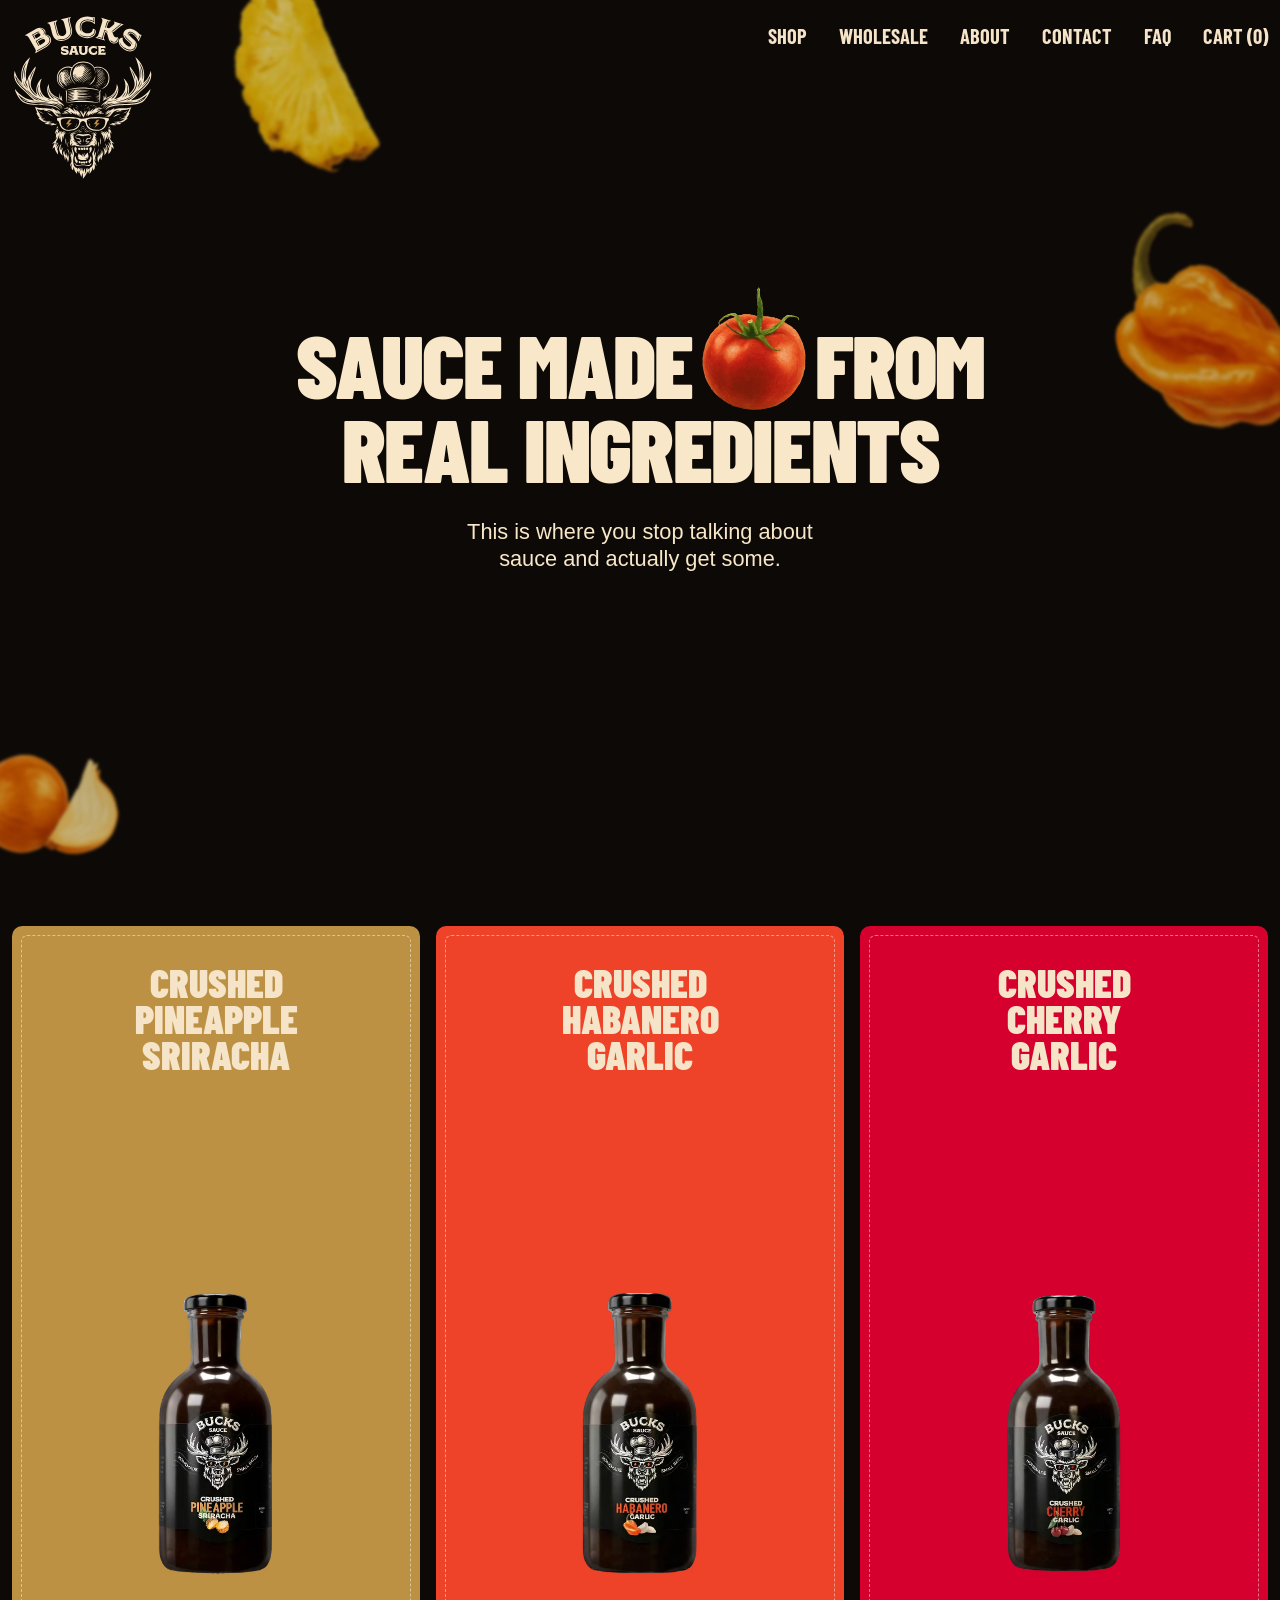
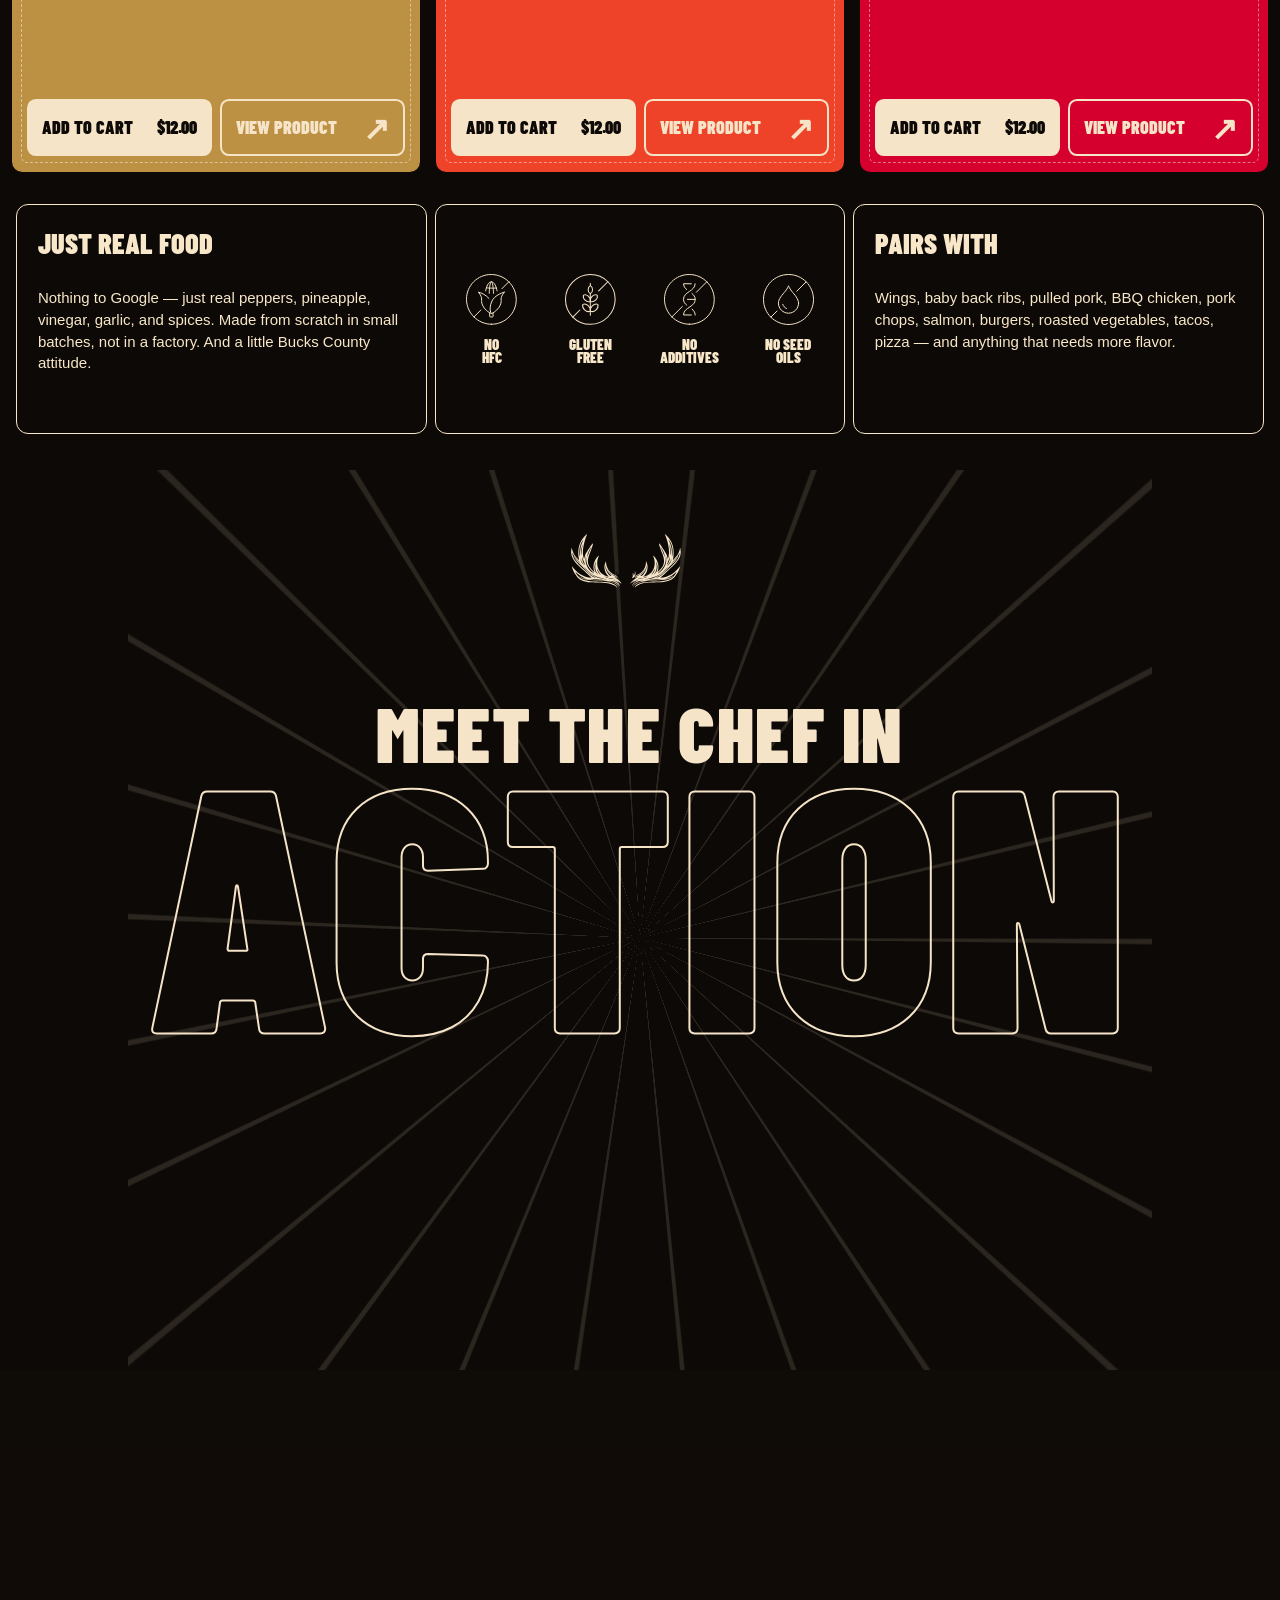
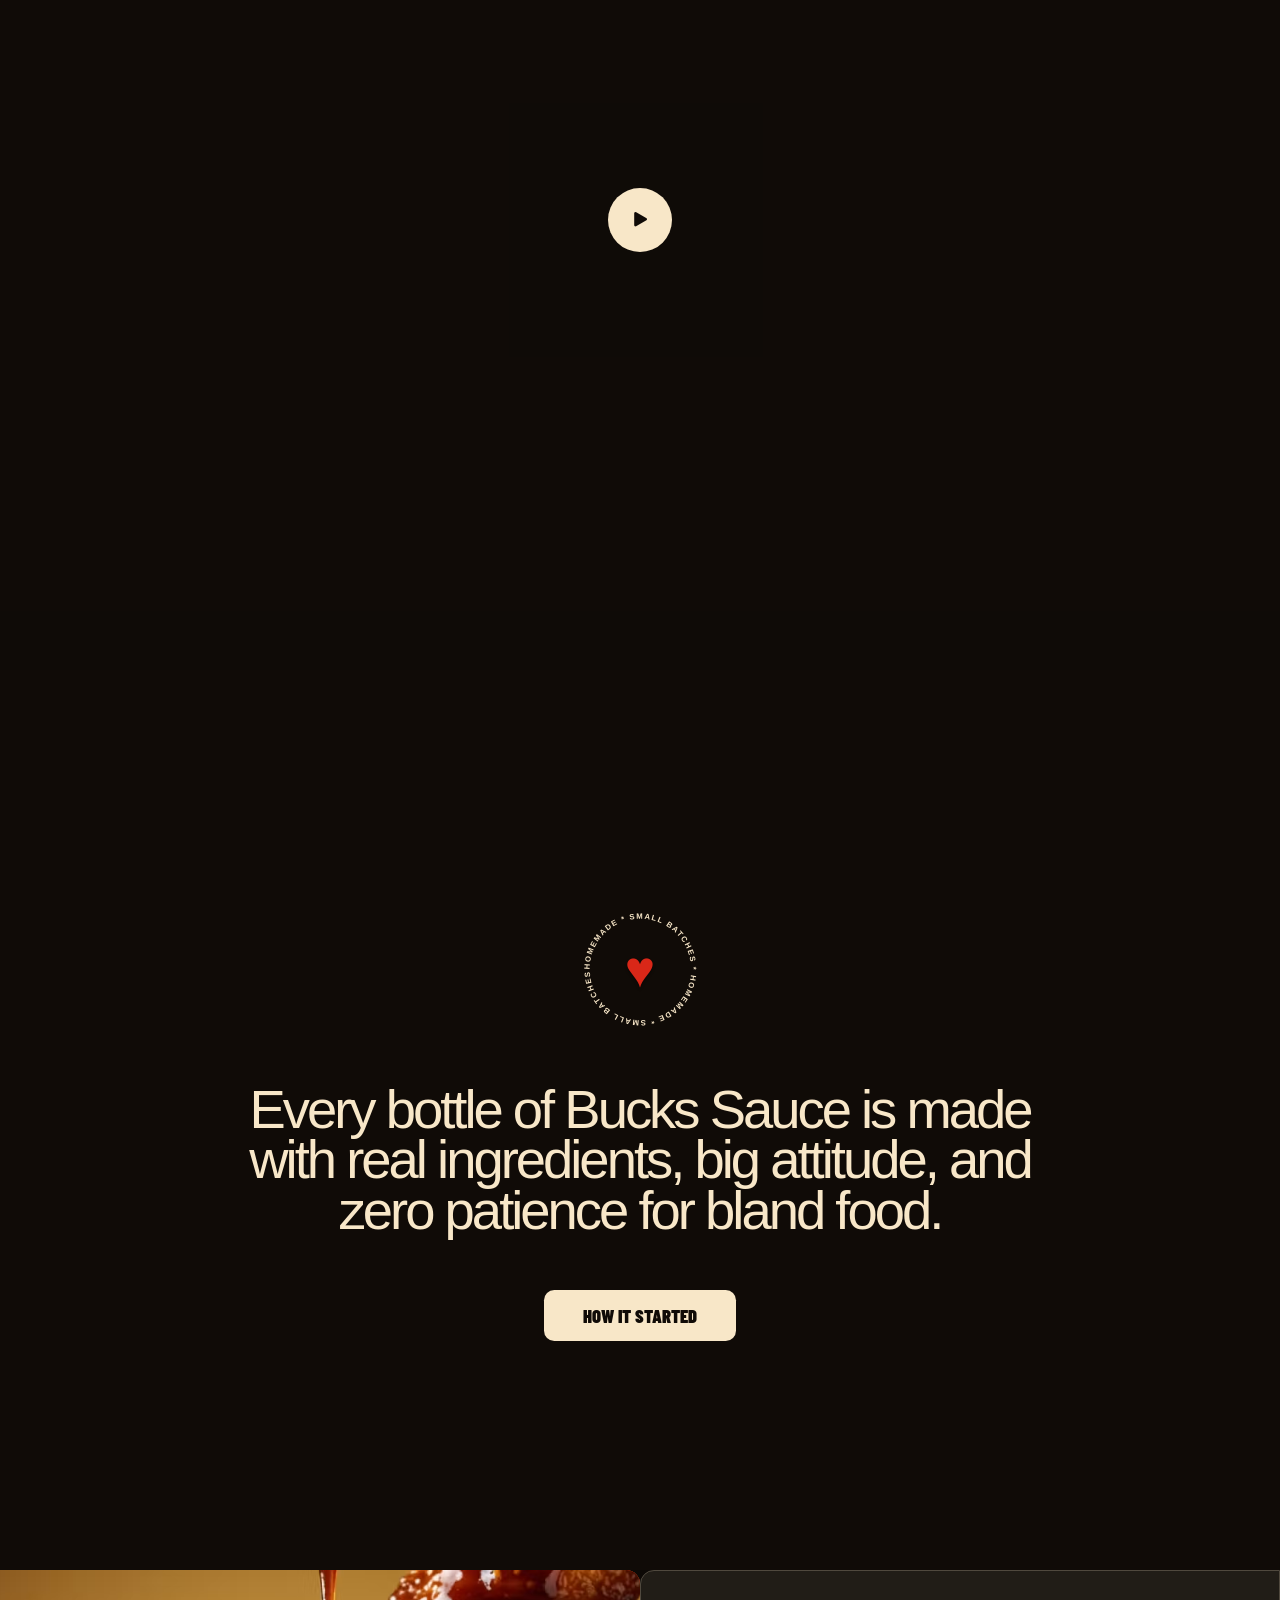
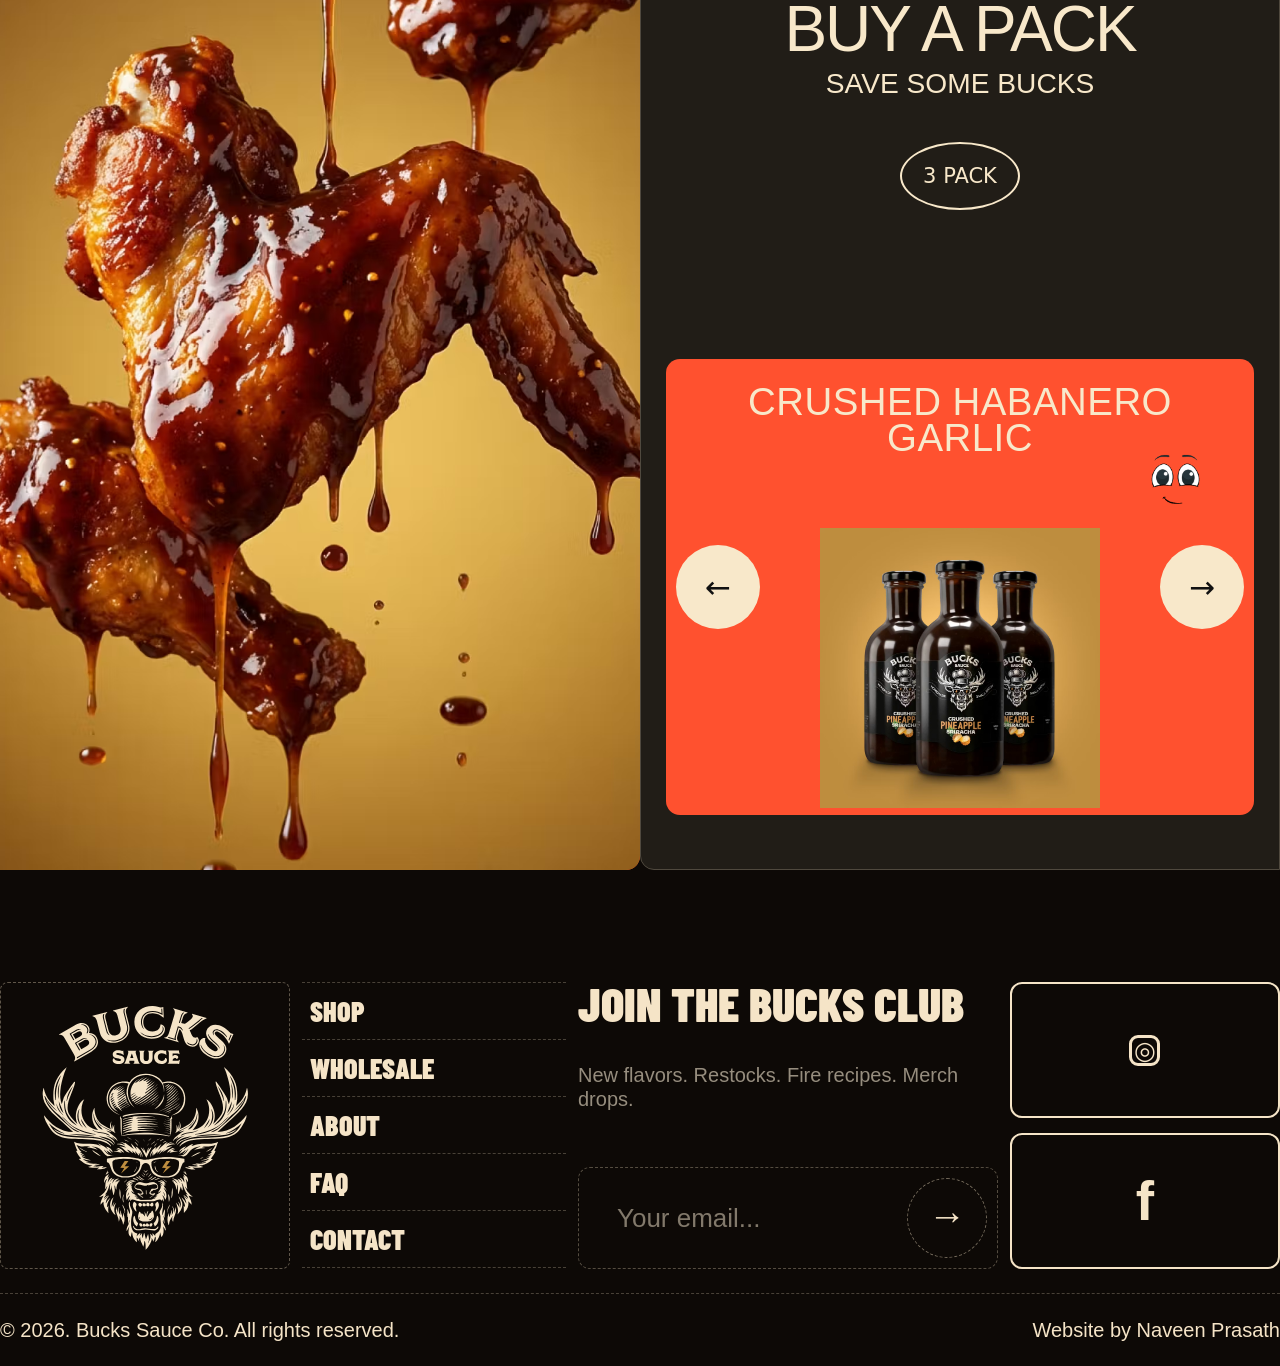
<file: shop.html>
<!DOCTYPE html>
<html>
<head>
	<meta charset="utf-8">
	<meta name="viewport" content="width=device-width, initial-scale=1">

	<title>SHOP-BUCKS SAUCE</title>
     
    <link rel="stylesheet" href="./style.css">
    <link rel="stylesheet" href="./shop.css">

	<link rel="icon" type="image/css" href="./images/favicon.png">

	<link href="https://cdn.jsdelivr.net/npm/bootstrap@5.3.8/dist/css/bootstrap.min.css" rel="stylesheet" integrity="sha384-sRIl4kxILFvY47J16cr9ZwB07vP4J8+LH7qKQnuqkuIAvNWLzeN8tE5YBujZqJLB" crossorigin="anonymous">

	<link rel="stylesheet" href="https://cdn.jsdelivr.net/npm/bootstrap-icons@1.13.1/font/bootstrap-icons.min.css">

</head>
<body>
	
	<!-- HEADER 1 -->
    <header class="bucks-header-main">
        <div class="container-fluid px-3 px-lg-4">
            <div class="row align-items-start justify-content-between">

                <!-- LOGO -->
                <div class="col-auto p-0">
                    <a href="index.html">
                        <img src="./images/full-logo.svg" class="bucks-main-logo" alt="Bucks Sauce">
                    </a>
                </div>

                <!-- MAIN NAVIGATION -->
                <div class="col-auto p-0">
                    <nav class="bucks-main-nav">
                        <a href="shop.html">SHOP</a>
                        <a href="wholesale.html">WHOLESALE</a>
                        <a href="about.html">ABOUT</a>
                        <a href="contact.html">CONTACT</a>
                        <a href="faq.html">FAQ</a>
                        <a href="#" onclick="od1()">CART (0)</a>
                    </nav>
                </div>

            </div>
        </div>
    </header>


    <!-- HEADER 2 -->
    <header class="bucks-header-scroll">
        <div class="container-fluid px-3 px-lg-4">
            <div class="row align-items-center justify-content-between">

                <!-- SMALL LOGO -->
                <div class="col-auto p-0">
                    <a href="index.html">
                        <img src="./images/logo.svg" class="bucks-scroll-logo" alt="Bucks Sauce">
                    </a>
                </div>

                <!-- SCROLL NAVIGATION -->
                <nav class="col-auto p-0">
                    <div class="bucks-scroll-nav">

                        <!-- GET SAUCE -->
                        <button class="bucks-get-sauce">GET SAUCE</button>

                        <!-- CART -->
                        <button class="bucks-cart">
                            <i class="bi bi-basket2" 
                            onclick="od1()"></i>
                        </button>

                        <!-- MENU -->
                        <button class="bucks-menu" 
                        onclick="open1()">
                            <span></span>
                            <span></span>
                        </button>
                        
                    </div>
                </nav>

            </div>
        </div>
    </header>
                <!--sider-->
                  <div id="sider">
                            <div class="items">
                              <a href="shop.html">SHOP</a>
                              <a href="wholesale">WHOLESALE</a>
                              <a href="about.html">ABOUT</a>
                              <a href="contact.html">CONTACT</a>
                              <a href="faq.html">FAQ</a>
                              <a href="#" onclick="od1()">CART (0)</a>
                           </div>
                           <i class="bi bi-x" onclick="close1()"></i>
                           <div class="sider-social">
                             <a href="#">
                               <i class="bi bi-instagram"></i>
                             </a>

                            <a href="#">
                                <i class="bi bi-facebook"></i>
                            </a>
                          </div>
                </div>

                <!--cart box-->
                     <div id="cartbox">
                            <img src="./images/plainpbottle"
                            class="plain-b"
                            alt="plainpbottle">
                            <h3>YOUR BOTTLE IS...</h3>
                            <h1>EMPTY</h1>
                            <button class="asome">ADD SOME SAUCE</button>
                            <i class="bi bi-x" onclick="cd1()"></i>
                        </div>
     <!-- HERO CONTENT -->
    <div class="shop-hero-content">
        <div class="container">

            <h1>
                SAUCE MADE
                <span class="tomato-wrap">
                    <img src="./images/fulltomato.webp" class="hero-tomato" alt="tomato">
                </span>
                FROM
                <br>
                REAL INGREDIENTS
            </h1>

            <p>
                This is where you stop talking about<br>
                sauce and actually get some.
            </p>

        </div>
   

    <!-- INGREDIENTS -->
    <img src="./images/pineapplefull" class="shop-ingredient pineapple" alt="pineapplefull">
    <img src="./images/urchilly" class="shop-ingredient cherry" alt="urchilly">
    <img src="./images/fullgarlic" class="shop-ingredient garlic" alt="fullgarlic">

 </div>

 <!-- PRODUCT SECTION -->

<section class="weapon-products">

    <div class="container-fluid">

        <div class="row g-3">


            <!-- PRODUCT 1 -->
            <div class="col-lg-4 col-md-6">

                <article class="product-card product-pineapple">

                    <div class="product-border"></div>

                    <div class="product-info">

                        <h2>
                            CRUSHED<br>
                            PINEAPPLE<br>
                            SRIRACHA
                        </h2>

                        <p>
                            Pineapple sweetness. Gentle heat.<br>
                            Perfect balance.
                        </p>

                    </div>


                    <img
                        src="./images/pinebottle"
                        class="product-bottle"
                        alt="Crushed Pineapple Sriracha"
                    >


                    <img
                        src="./images/logo.svg"
                        class="product-decoration product-antler"
                        alt="logo"
                    >

                    <img
                        src="./images/pineapplefull"
                        class="product-decoration product-fruit-left"
                        alt="pineapplefull"
                    >

                    <img
                        src="./images/pineapplehalf"
                        class="product-decoration product-fruit-right"
                        alt="pineapplehalf"
                    >


                    <div class="product-actions">

                        <button class="add-cart">
                            <span>ADD TO CART</span>
                            <span>$12.00</span>
                        </button>

                        <button class="view-product">
                            <span>VIEW PRODUCT</span>
                            <span class="arrow">↗</span>
                        </button>

                    </div>

                </article>

            </div>


            <!-- PRODUCT 2 -->
            <div class="col-lg-4 col-md-6">

                <article class="product-card product-habanero">

                    <div class="product-border"></div>

                    <div class="product-info">

                        <h2>
                            CRUSHED<br>
                            HABANERO<br>
                            GARLIC
                        </h2>

                        <p>
                            Habanero Fire. Clean Burn.<br>
                            No Apologies.
                        </p>

                    </div>


                    <img
                        src="./images/garlicbottle"
                        class="product-bottle"
                        alt="Crushed Habanero Garlic"
                    >


                    <img
                        src="./images/logo.svg"
                        class="product-decoration product-antler"
                        alt="logo"
                    >

                    <img
                        src="./images/urchilly"
                        class="product-decoration product-fruit-left"
                        alt="urchilly"
                    >

                    <img
                        src="./images/ulchilly"
                        class="product-decoration product-fruit-right"
                        alt="ulchilly"
                    >


                    <div class="product-actions">

                        <button class="add-cart">
                            <span>ADD TO CART</span>
                            <span>$12.00</span>
                        </button>

                        <button class="view-product">
                            <span>VIEW PRODUCT</span>
                            <span class="arrow">↗</span>
                        </button>

                    </div>

                </article>

            </div>


            <!-- PRODUCT 3 -->
            <div class="col-lg-4 col-md-6">

                <article class="product-card product-cherry">

                    <div class="product-border"></div>

                    <div class="product-info">

                        <h2>
                            CRUSHED<br>
                            CHERRY<br>
                            GARLIC
                        </h2>

                        <p>
                            Sweet Depth. Savory Backbone.<br>
                            Cherry with Grit.
                        </p>

                    </div>


                    <img
                        src="./images/cherrygarbottle"
                        class="product-bottle"
                        alt="Crushed Cherry Garlic"
                    >


                    <img
                        src="./images/logo.svg"
                        class="product-decoration product-antler"
                        alt="logo"
                    >

                    <img
                        src="./images/2roundchilly"
                        class="product-decoration product-fruit-left"
                        alt="2roundchilly"
                    >

                    <img
                        src="./images/roundchilly"
                        class="product-decoration product-fruit-right"
                        alt="roundchilly"
                    >


                    <div class="product-actions">

                        <button class="add-cart">
                            <span>ADD TO CART</span>
                            <span>$12.00</span>
                        </button>

                        <button class="view-product">
                            <span>VIEW PRODUCT</span>
                            <span class="arrow">↗</span>
                        </button>

                    </div>

                </article>

            </div>

        </div>

    </div>

</section>

 <!--- REAL FOOD SECTION --->

<section class="food-info-section">

    <div class="container-fluid">

        <div class="row g-2">

            <!--- JUST REAL FOOD --->

            <div class="col-lg-4">

                <div class="food-info-card">

                    <h2>JUST REAL FOOD</h2>

                    <p>
                        Nothing to Google — just real peppers, pineapple,
                        vinegar, garlic, and spices. Made from scratch in
                        small batches, not in a factory. And a little Bucks
                        County attitude.
                    </p>

                </div>

            </div>


            <!--- FEATURES --->

            <div class="col-lg-4">

                <div class="food-info-card features-card">

                    <div class="feature-item">

                        <img
                            src="./images/no-hfc.svg"
                            alt="No HFC">

                        <span>
                            NO<br>
                            HFC
                        </span>

                    </div>


                    <div class="feature-item">

                        <img
                            src="./images/gluten-free.svg"
                            alt="Gluten Free">

                        <span>
                            GLUTEN<br>
                            FREE
                        </span>

                    </div>


                    <div class="feature-item">

                        <img
                            src="./images/no-additifs.svg"
                            alt="No Additives">

                        <span>
                            NO<br>
                            ADDITIVES
                        </span>

                    </div>


                    <div class="feature-item">

                        <img
                            src="./images/no-seed-oils.svg"
                            alt="No Seed Oils">

                        <span>
                            NO SEED<br>
                            OILS
                        </span>

                    </div>

                </div>

            </div>


            <!--- PAIRS WITH --->

            <div class="col-lg-4">

                <div class="food-info-card">

                    <h2>PAIRS WITH</h2>

                    <p>
                        Wings, baby back ribs, pulled pork, BBQ chicken,
                        pork chops, salmon, burgers, roasted vegetables,
                        tacos, pizza — and anything that needs more flavor.
                    </p>

                </div>

            </div>

        </div>

    </div>

</section> 

<!--- CHEF SECTION --->

<section class="chef-section">

    <div class="container-fluid">

        <div class="chef-content">

            <!--- CHEF ICON --->

            <img
                src="./images/logo.svg"
                class="chef-icon"
                alt="Bucks Chef">


            <!--- SMALL TITLE --->

            <h2>MEET THE CHEF IN</h2>


            <!--- BIG TITLE --->

            <h1>ACTION</h1>

        </div>

    </div>

</section>

<!-- CHEF VIDEO SECTION -->
<section class="chef-video-section">

    <div class="chef-video">
        <iframe
            src="https://player.vimeo.com/video/1169753957?background=1&autoplay=1&loop=1&muted=1&title=0&byline=0&portrait=0"
            frameborder="0"
            allow="autoplay; fullscreen; picture-in-picture"
            allowfullscreen>
        </iframe>
    </div>

    <!-- CENTER PLAY BUTTON -->
    <button class="video-play">
        <i class="bi bi-play-fill"></i>
    </button>

</section>

<!-- ABOUT INTRO SECTION -->
<section class="about-intro">

    <div class="container about-intro-container">

        <!-- HEART BADGE -->
        <div class="about-heart-badge">

            <svg class="badge-text" viewBox="0 0 200 200">
                <defs>
                    <path
                        id="badgeCircle"
                        d="M 100,100
                           m -72,0
                           a 72,72 0 1,1 144,0
                           a 72,72 0 1,1 -144,0"
                    />
                </defs>

                <text>
                    <textPath href="#badgeCircle">
                        HOMEMADE * SMALL BATCHES * HOMEMADE * SMALL BATCHES *
                    </textPath>
                </text>
            </svg>

            <div class="badge-heart">♥</div>

        </div>


        <!-- MAIN TEXT -->
        <div class="about-intro-content">

            <h2>
                Every bottle of Bucks Sauce is made<br>
                with real ingredients, big attitude, and<br>
                zero patience for bland food.
            </h2>

            <a href="about.html" class="about-start-btn">
                HOW IT STARTED
            </a>

        </div>

    </div>

</section>


<!---- LABEL BOX SECTION ---->
<section class="label-box">
<input type="radio" name="products" id="p1" checked>
<input type="radio" name="products" id="p2">
<input type="radio" name="products" id="p3">

<div class="buy-section">

    <div class="left-side">

        <img src="./images/grilsauce" class="food food-1" alt="">
        <img src="./images/grilchest" class="food food-2" alt="">
        <img src="./images/bone" class="food food-3" alt="">

    </div>

    <div class="right-side">

        <div class="top-content">
            <h1>BUY A PACK</h1>
            <h2>SAVE SOME BUCKS</h2>

            <div class="pack">3 PACK</div>
        </div>

        <div class="product-cards">

            <div class="product-title">
                <div class="title title-1">
                    CRUSHED HABANERO<br>
                    GARLIC
                </div>

                <div class="title title-2">
                    SMOKY CHIPOTLE<br>
                    GARLIC
                </div>

                <div class="title title-3">
                    HOT PEPPER<br>
                    GARLIC
                </div>
            </div>

            <div class="products">

                <img src="./images/pbottleset" class="product product-1" alt="pbottleset">
                <img src="./images/gbottleset" class="product product-2" alt="gbottleset">
                <img src="./images/cbottle" class="product product-3" alt="cbottle">

            </div>

            <img src="./images/gif3.gif" class="face-gif" alt="">

            <label for="p3" class="arrows arrow-left">←</label>

            <label for="p2" class="arrows arrow-right arrow-1">→</label>
            <label for="p3" class="arrows arrow-right arrow-2">→</label>
            <label for="p1" class="arrows arrow-right arrow-3">→</label>

            <button class="cart cart-1">
                ADD TO CART
                <span>$32.00</span>
            </button>

            <button class="cart cart-2">
                ADD TO CART
                <span>$34.00</span>
            </button>

            <button class="cart cart-3">
                ADD TO CART
                <span>$36.00</span>
            </button>

        </div>

    </div>

</div>
</section>

<!-- FOOTER SECTION -->
<footer class="bucks-footer">

    <div class="footer-main">

        <!-- BRAND -->
        <div class="footer-brand">
            <img src="./images/full-logo.svg" alt="Bucks Sauce">
        </div>

        <!-- NAVIGATION -->
        <nav class="footer-nav">
            <a href="shop.html">SHOP</a>
            <a href="wholesale.html">WHOLESALE</a>
            <a href="about.html">ABOUT</a>
            <a href="faq.html">FAQ</a>
            <a href="contact.html">CONTACT</a>
        </nav>

        <!-- CLUB / NEWSLETTER -->
        <div class="footer-club">

            <h2>JOIN THE BUCKS CLUB</h2>

            <p>
                New flavors. Restocks. Fire recipes. Merch drops.
            </p>

            <form class="footer-form">
                <input
                    type="email"
                    placeholder="Your email..."
                    aria-label="Email address"
                >

                <button type="submit" aria-label="Subscribe">
                    <span>→</span>
                </button>
            </form>

        </div>

        <!-- SOCIAL -->
        <div class="footer-social">

            <a href="#" class="social-box" aria-label="Instagram">
                <span class="instagram-icon">◎</span>
            </a>

            <a href="#" class="social-box" aria-label="Facebook">
                <span class="facebook-icon">f</span>
            </a>

        </div>

    </div>

    <!-- BOTTOM -->
    <div class="footer-bottom">

        <p>
            © 2026. Bucks Sauce Co. All rights reserved.
        </p>

        <p>
            Website by <span>Naveen Prasath</span>
        </p>

    </div>

</footer>
<script src="https://cdn.jsdelivr.net/npm/bootstrap@5.3.8/dist/js/bootstrap.bundle.min.js" integrity="sha384-FKyoEForCGlyvwx9Hj09JcYn3nv7wiPVlz7YYwJrWVcXK/BmnVDxM+D2scQbITxI" crossorigin="anonymous"></script>

<script src="./bucks.js"></script>
</body>
</html>
</file>
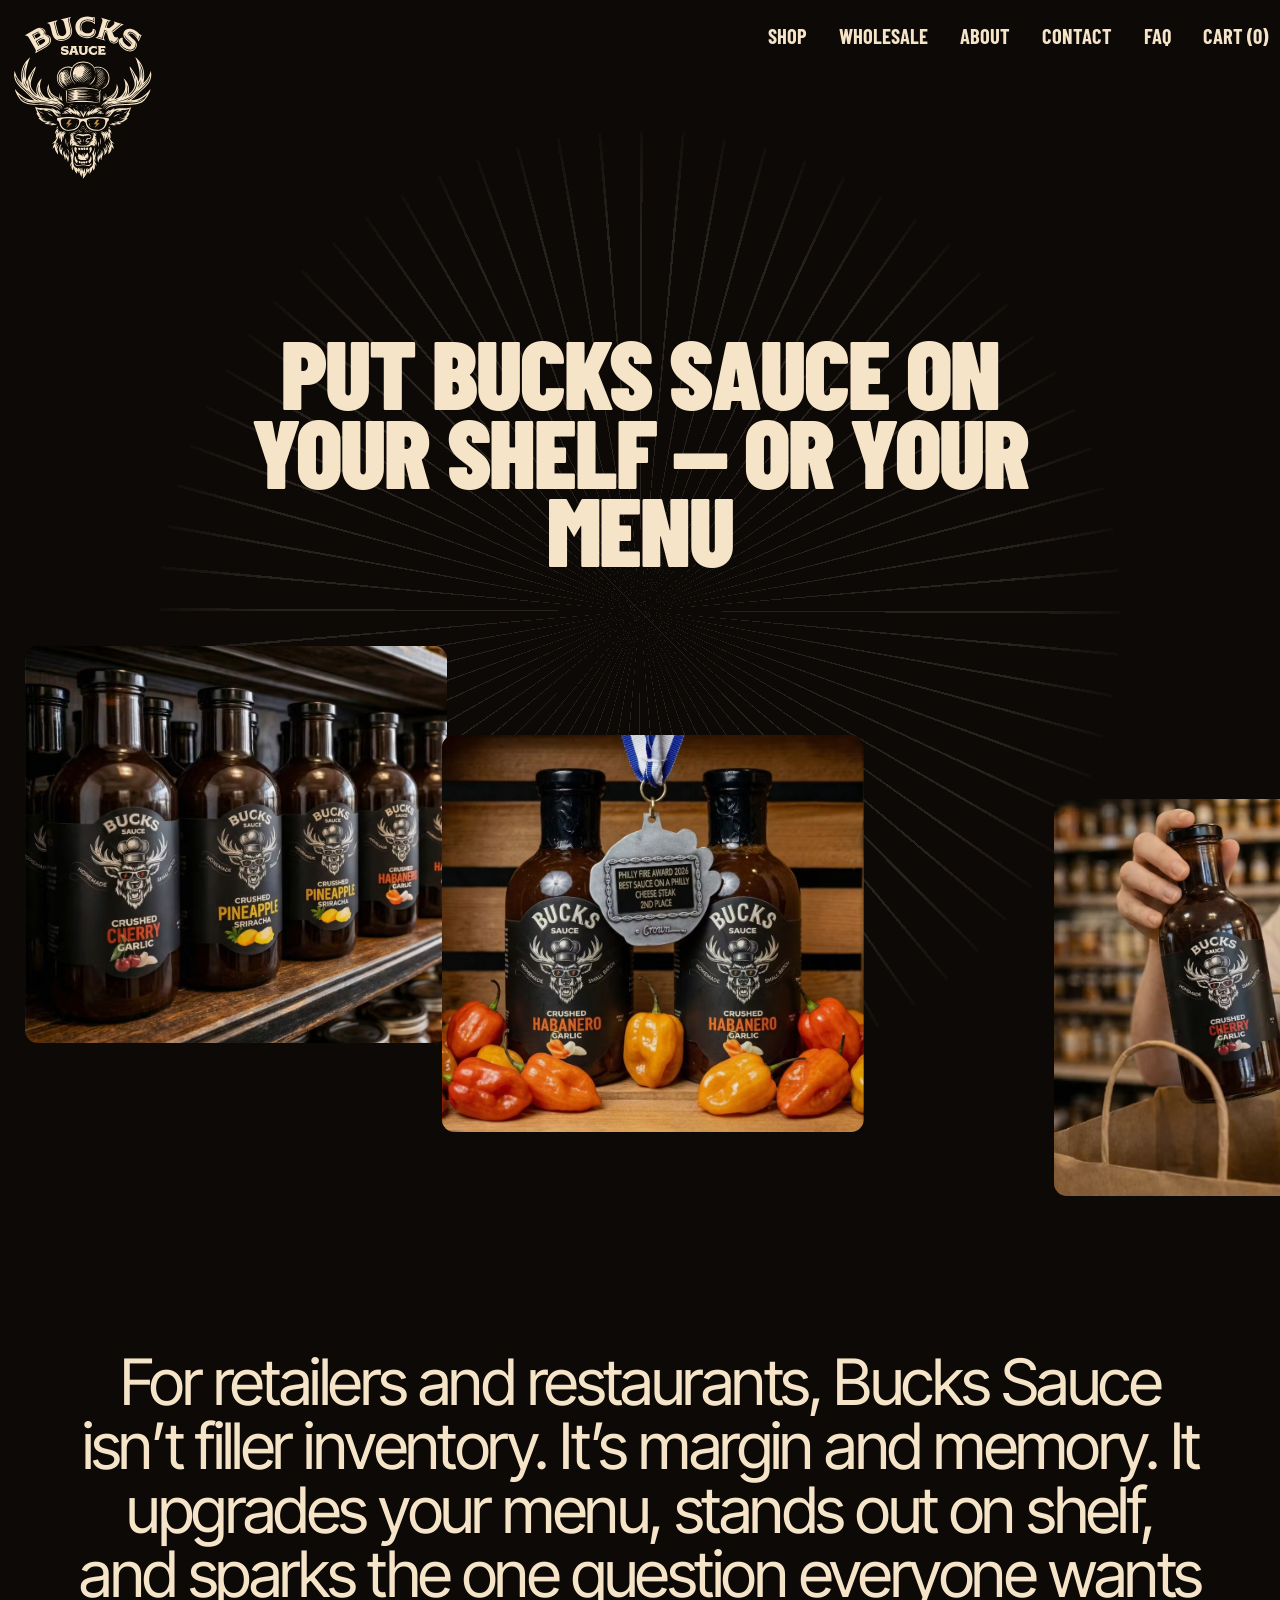
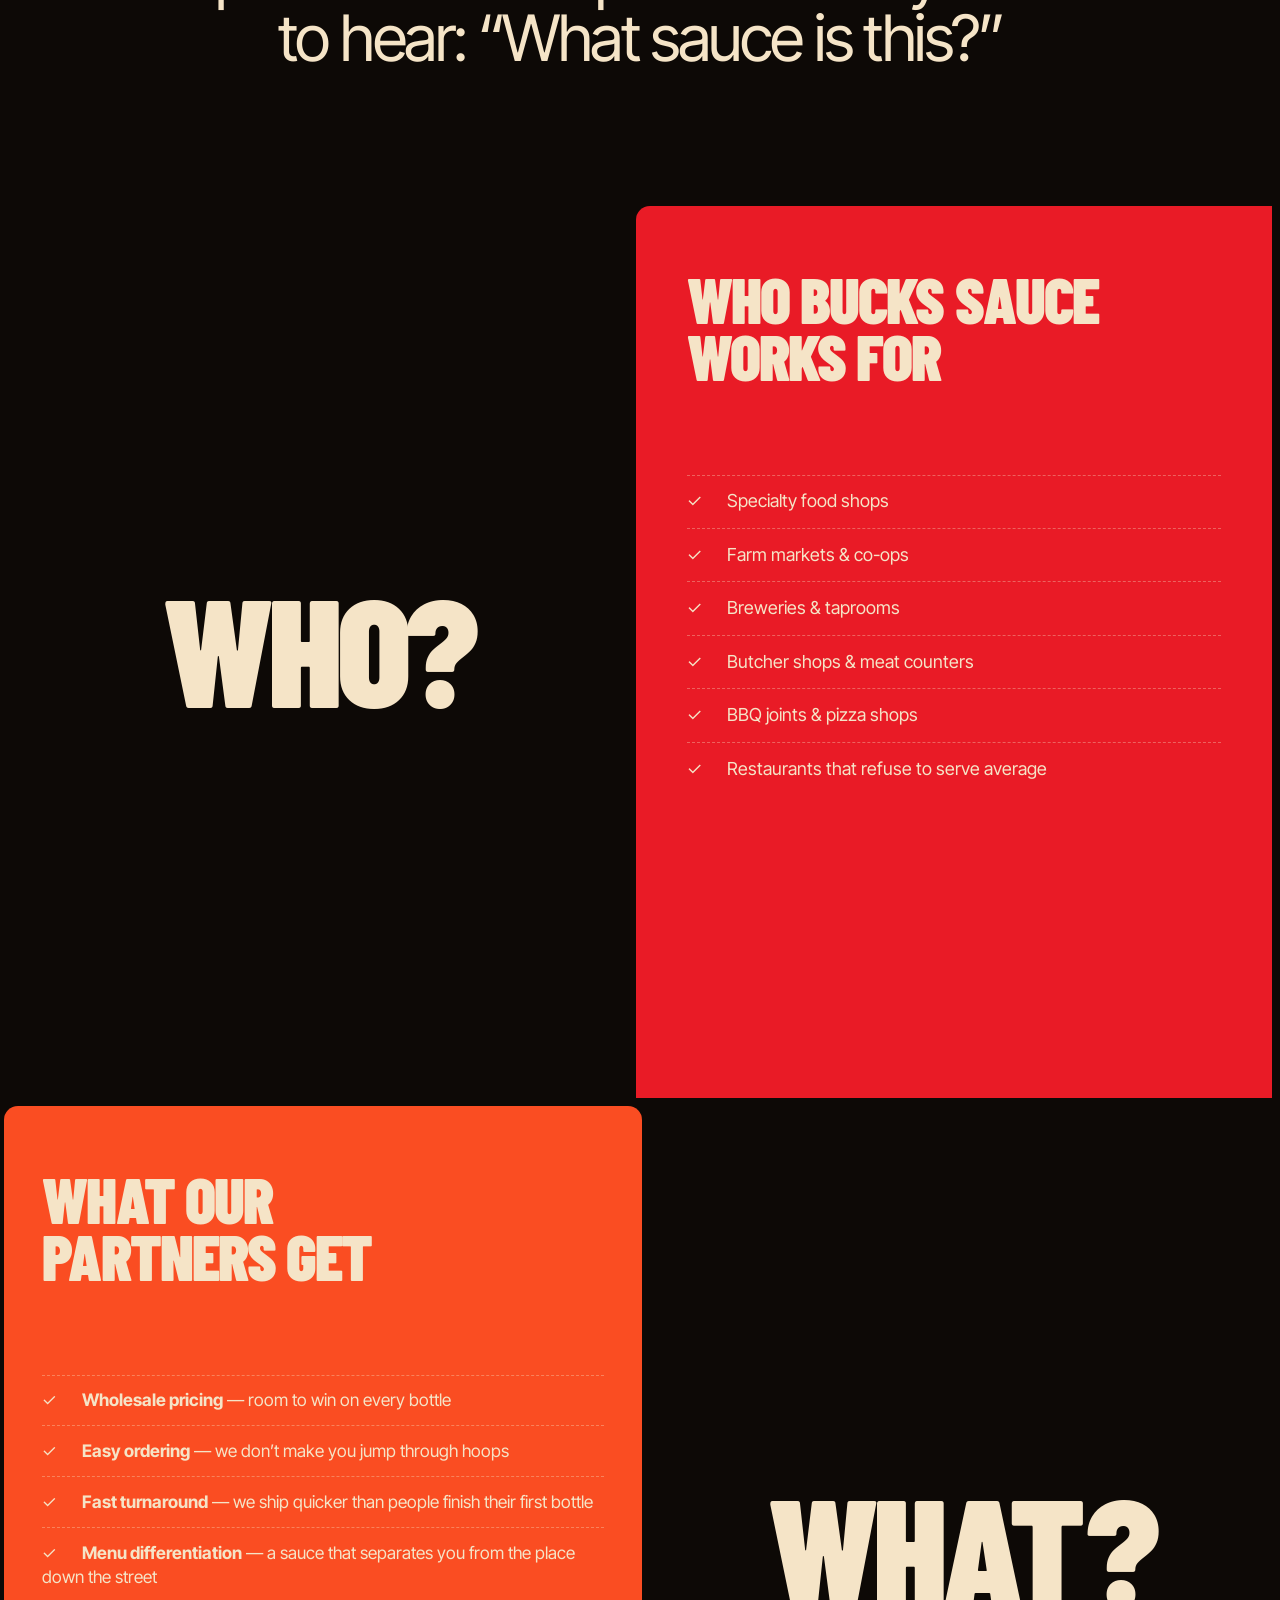
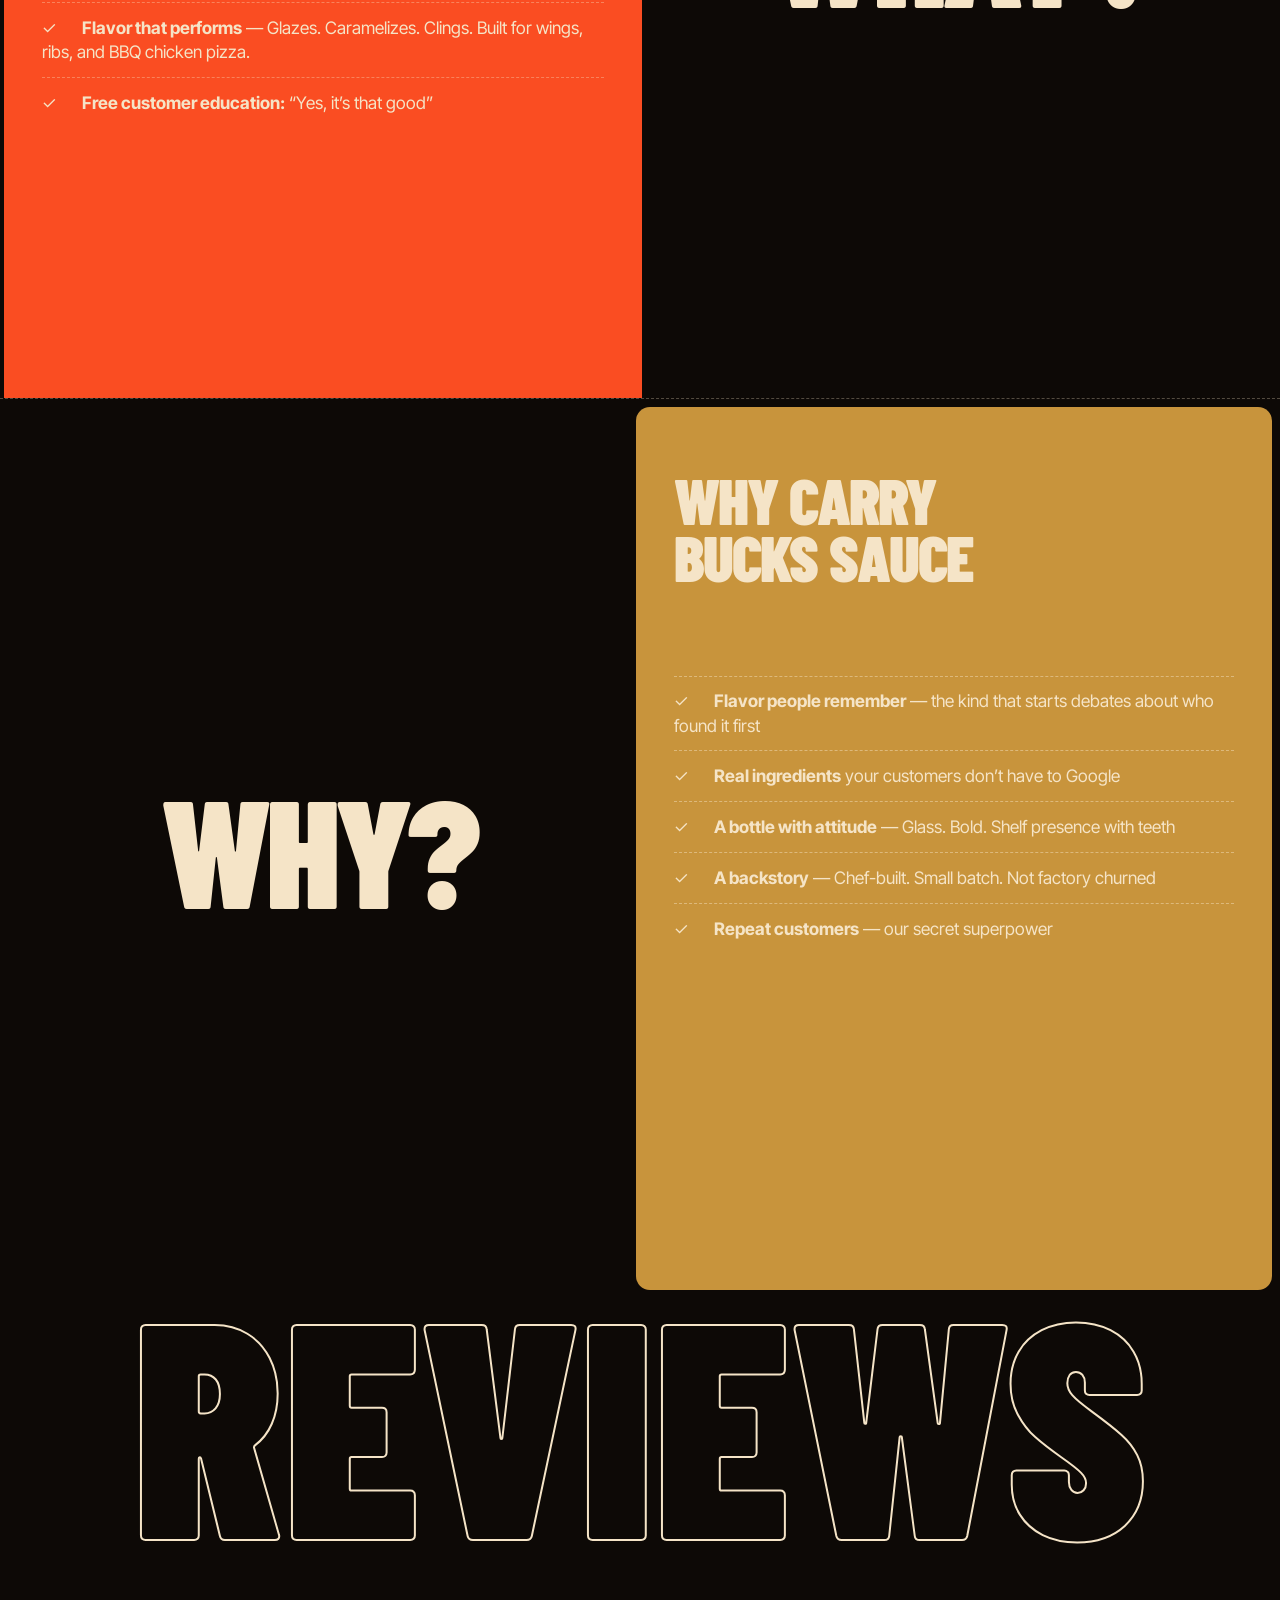
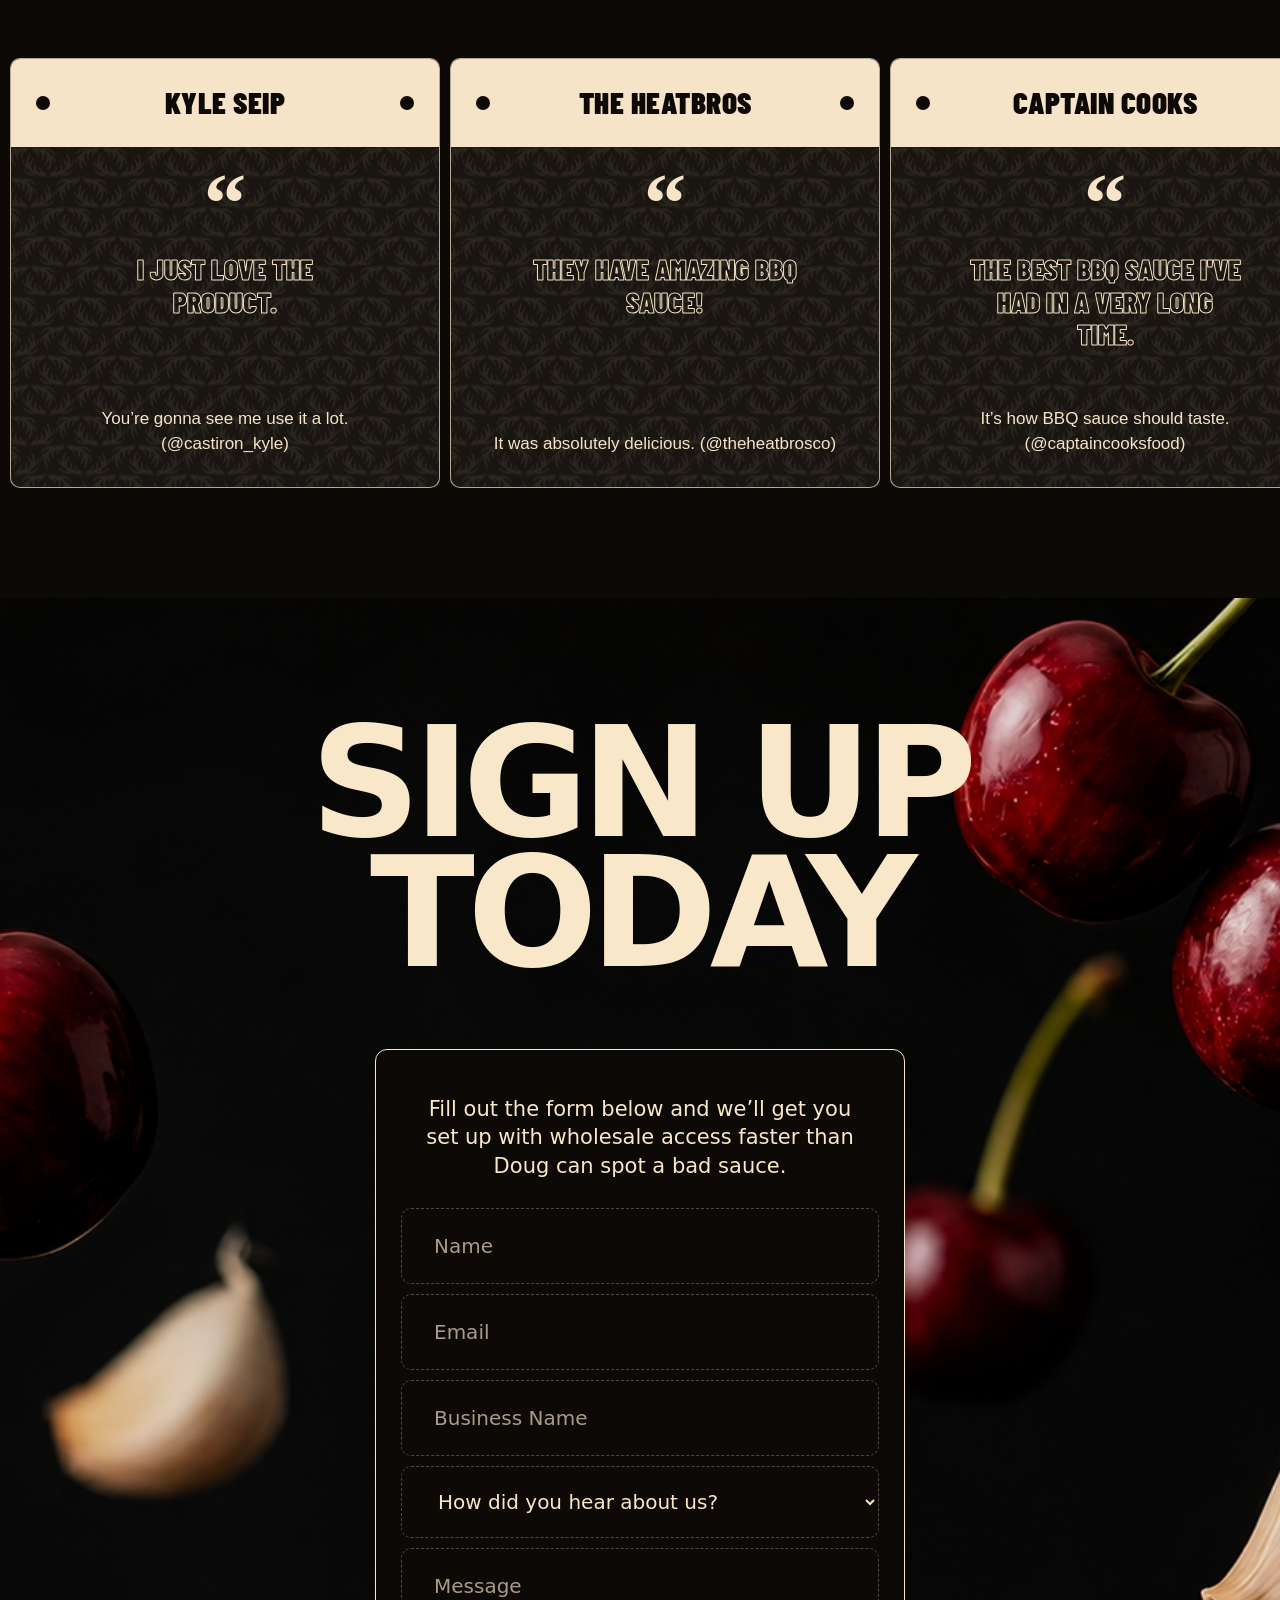
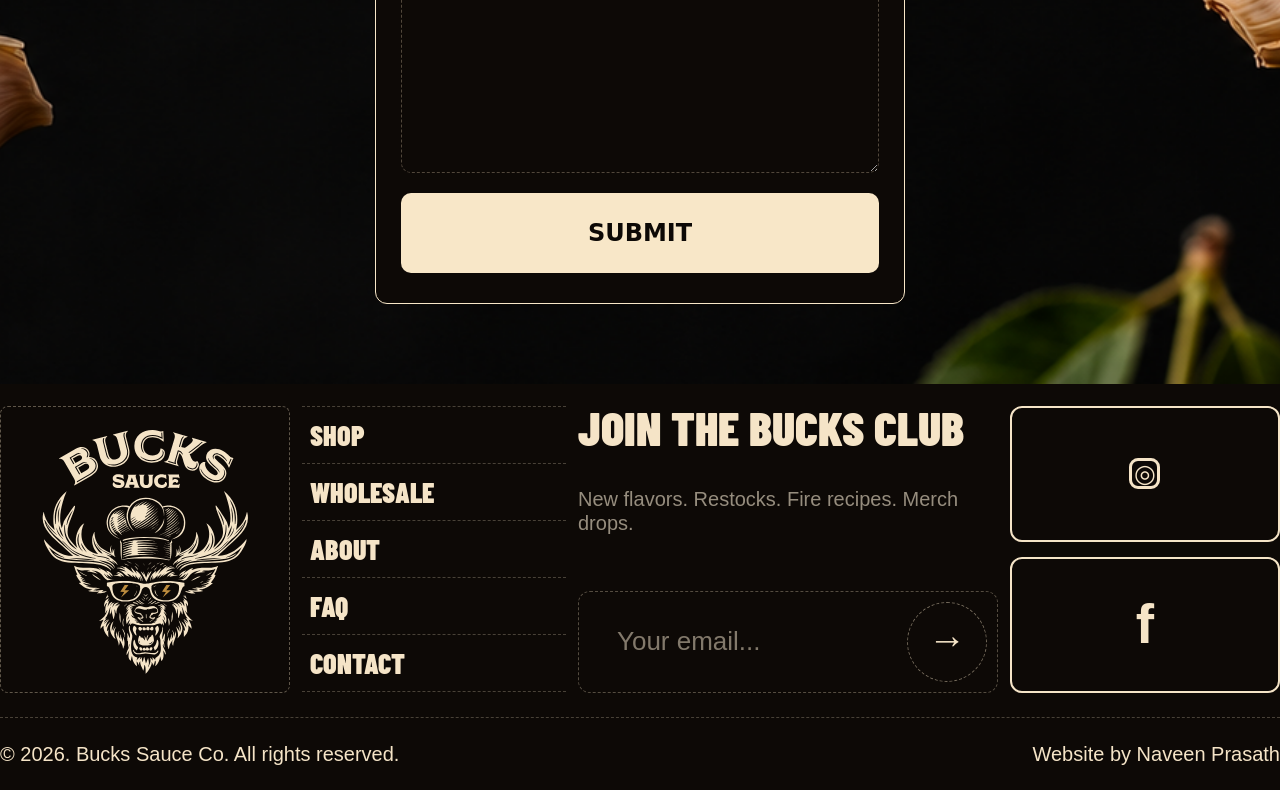
<file: wholesale.html>
<!DOCTYPE html>
<html>
<head>
	<meta charset="utf-8">
	<meta name="viewport" content="width=device-width, initial-scale=1">

	<title>WHOLESALE-BUCKS SAUCE</title>
     
    <link rel="stylesheet" type="text/css" href="./style.css">
    <link rel="stylesheet" type="text/css" href="./wholesale.css">

	<link rel="icon" type="image/css" href="./images/favicon.png">

	<link href="https://cdn.jsdelivr.net/npm/bootstrap@5.3.8/dist/css/bootstrap.min.css" rel="stylesheet" integrity="sha384-sRIl4kxILFvY47J16cr9ZwB07vP4J8+LH7qKQnuqkuIAvNWLzeN8tE5YBujZqJLB" crossorigin="anonymous">

	<link rel="stylesheet" href="https://cdn.jsdelivr.net/npm/bootstrap-icons@1.13.1/font/bootstrap-icons.min.css">

</head>
<body>
	<!-- HEADER 1 -->
    <header class="bucks-header-main">
        <div class="container-fluid px-3 px-lg-4">
            <div class="row align-items-start justify-content-between">

                <!-- LOGO -->
                <div class="col-auto p-0">
                    <a href="index.html">
                        <img src="./images/full-logo.svg" class="bucks-main-logo" alt="Bucks Sauce">
                    </a>
                </div>

                <!-- MAIN NAVIGATION -->
                <div class="col-auto p-0">
                    <nav class="bucks-main-nav">
                        <a href="shop.html">SHOP</a>
                        <a href="wholesale.html">WHOLESALE</a>
                        <a href="about.html">ABOUT</a>
                        <a href="contact.html">CONTACT</a>
                        <a href="faq.html">FAQ</a>
                        <a href="#" onclick="od1()">CART (0)</a>
                    </nav>
                </div>

            </div>
        </div>
    </header>


    <!-- HEADER 2 -->
    <header class="bucks-header-scroll">
        <div class="container-fluid px-3 px-lg-4">
            <div class="row align-items-center justify-content-between">

                <!-- SMALL LOGO -->
                <div class="col-auto p-0">
                    <a href="index.html">
                        <img src="./images/logo.svg" class="bucks-scroll-logo" alt="Bucks Sauce">
                    </a>
                </div>

                <!-- SCROLL NAVIGATION -->
                <nav class="col-auto p-0">
                    <div class="bucks-scroll-nav">

                        <!-- GET SAUCE -->
                        <a href="shop.html">
                        <button class="bucks-get-sauce">GET SAUCE</button></a>

                        <!-- CART -->
                        <button class="bucks-cart">
                            <i class="bi bi-basket2" 
                            onclick="od1()"></i>
                        </button>

                        <!-- MENU -->
                        <button class="bucks-menu" 
                        onclick="open1()">
                            <span></span>
                            <span></span>
                        </button>
                        
                    </div>
                </nav>

            </div>
        </div>
    </header>
                <!--sider-->
                  <div id="sider">
                            <div class="items">
                              <a href="shop.html">SHOP</a>
                              <a href="wholesale.html">WHOLESALE</a>
                              <a href="about.html">ABOUT</a>
                              <a href="contact.html">CONTACT</a>
                              <a href="faq.html">FAQ</a>
                              <a href="#" onclick="od1()">CART (0)</a>
                           </div>
                           <i class="bi bi-x" onclick="close1()"></i>
                           <div class="sider-social">
                             <a href="#">
                               <i class="bi bi-instagram"></i>
                             </a>

                            <a href="#">
                                <i class="bi bi-facebook"></i>
                            </a>
                          </div>
                </div>

                <!--cart box-->
                     <div id="cartbox">
                            <img src="./images/plainpbottle"
                            class="plain-b"
                            alt="plainpbottle">
                            <h3>YOUR BOTTLE IS...</h3>
                            <h1>EMPTY</h1>
                            <button class="asome">ADD SOME SAUCE</button>
                            <i class="bi bi-x" onclick="cd1()"></i>
                        </div>

     <!-- WHOLESALE HERO -->
<section class="wholesale-hero">

    <!-- RAYS -->
    <div class="wholesale-rays"></div>

    <div class="container-fluid">

        <!-- HERO TITLE -->
        <div class="wholesale-title">

            <h1>
                PUT BUCKS SAUCE ON
                <br>
                YOUR SHELF — OR YOUR
                <br>
                MENU
            </h1>

        </div>

        <!-- HERO IMAGES -->
        <div class="wholesale-images">

            <!-- LEFT IMAGE -->
            <div class="wholesale-image wholesale-image-left">
                <img
                    src="./images/Wholesale-2.avif"
                    alt="Bucks Sauce bottles"
                >
            </div>

            <!-- CENTER IMAGE -->
            <div class="wholesale-image wholesale-image-center">
                <img
                    src="./images/wholesale-1.avif"
                    alt="Bucks Sauce award"
                >
            </div>

            <!-- RIGHT IMAGE -->
            <div class="wholesale-image wholesale-image-right">
                <img
                    src="./images/girltakeb"
                    alt="Bucks Sauce customer"
                >
            </div>

        </div>

    </div>

</section>

<!--INTRO-TEXT-->
<section class="wholesale-intro">
     <div class="container">
    <div class="wholesale-intro-content">
        <p>
            For retailers and restaurants, Bucks
            Sauce isn’t filler inventory. It’s margin
            and memory. It upgrades your menu,
            stands out on shelf, and sparks the
            one question everyone wants to hear:
            <span>“What sauce is this?”</span>
        </p>
    </div>
    </div>
</section>

<!-- WHO SECTION -->
<section class="wholesale-who">
    <div class="wholesale-who-title">
        <h2>WHO?</h2>
    </div>

    <div class="wholesale-who-card">
        <h2>WHO BUCKS SAUCE<br>WORKS FOR</h2>

        <ul>
            <li>Specialty food shops</li>
            <li>Farm markets & co-ops</li>
            <li>Breweries & taprooms</li>
            <li>Butcher shops & meat counters</li>
            <li>BBQ joints & pizza shops</li>
            <li>Restaurants that refuse to serve average</li>
        </ul>
    </div>
</section>


<!-- WHAT SECTION -->
<section class="wholesale-what">

    <div class="wholesale-what-card">
        <h2>WHAT OUR<br>PARTNERS GET</h2>

        <ul>
            <li><strong>Wholesale pricing</strong> — room to win on every bottle</li>
            <li><strong>Easy ordering</strong> — we don’t make you jump through hoops</li>
            <li><strong>Fast turnaround</strong> — we ship quicker than people finish their first bottle</li>
            <li><strong>Menu differentiation</strong> — a sauce that separates you from the place down the street</li>
            <li><strong>Flavor that performs</strong> — Glazes. Caramelizes. Clings. Built for wings, ribs, and BBQ chicken pizza.</li>
            <li><strong>Free customer education:</strong> “Yes, it’s that good”</li>
        </ul>
    </div>

    <div class="wholesale-what-title">
        <h2>WHAT?</h2>
    </div>

</section>


<!-- WHY SECTION -->
<section class="wholesale-why">

    <div class="wholesale-why-title">
        <h2>WHY?</h2>
    </div>

    <div class="wholesale-why-card">
        <h2>WHY CARRY<br>BUCKS SAUCE</h2>

        <ul>
            <li><strong>Flavor people remember</strong> — the kind that starts debates about who found it first</li>
            <li><strong>Real ingredients</strong> your customers don’t have to Google</li>
            <li><strong>A bottle with attitude</strong> — Glass. Bold. Shelf presence with teeth</li>
            <li><strong>A backstory</strong> — Chef-built. Small batch. Not factory churned</li>
            <li><strong>Repeat customers</strong> — our secret superpower</li>
        </ul>
    </div>

</section>


<!---- REVIEWS SECTION ---->
<section class="reviews-section">

    <div class="reviews-heading">REVIEWS</div>

    <div class="reviews-marquee">

        <div class="reviews-track">

            <article class="review-card">
                <div class="review-name">KYLE SEIP</div>
                <div class="review-content">
                    <div class="quote-mark">“</div>
                    <h3>I JUST LOVE THE<br>PRODUCT.</h3>
                    <p>You’re gonna see me use it a lot.<br>(@castiron_kyle)</p>
                </div>
            </article>

            <article class="review-card">
                <div class="review-name">THE HEATBROS</div>
                <div class="review-content">
                    <div class="quote-mark">“</div>
                    <h3>THEY HAVE AMAZING BBQ<br>SAUCE!</h3>
                    <p>It was absolutely delicious. (@theheatbrosco)</p>
                </div>
            </article>

            <article class="review-card">
                <div class="review-name">CAPTAIN COOKS</div>
                <div class="review-content">
                    <div class="quote-mark">“</div>
                    <h3>THE BEST BBQ SAUCE I'VE<br>HAD IN A VERY LONG<br>TIME.</h3>
                    <p>It’s how BBQ sauce should taste.<br>(@captaincooksfood)</p>
                </div>
            </article>

            <article class="review-card">
                <div class="review-name">TREY M.</div>
                <div class="review-content">
                    <div class="quote-mark">“</div>
                    <h3>BEST SAUCE I EVER<br>HAD...AND IT'S NOT CLOSE.</h3>
                    <p>I put it on a Popeyes chicken sandwich which was trash. This made that sandwich amazing.<br>Bucks Sauce for life!</p>
                </div>
            </article>


            <!-- DUPLICATE FOR SEAMLESS MARQUEE -->

            <article class="review-card">
                <div class="review-name">KYLE SEIP</div>
                <div class="review-content">
                    <div class="quote-mark">“</div>
                    <h3>I JUST LOVE THE<br>PRODUCT.</h3>
                    <p>You’re gonna see me use it a lot.<br>(@castiron_kyle)</p>
                </div>
            </article>

            <article class="review-card">
                <div class="review-name">THE HEATBROS</div>
                <div class="review-content">
                    <div class="quote-mark">“</div>
                    <h3>THEY HAVE AMAZING BBQ<br>SAUCE!</h3>
                    <p>It was absolutely delicious. (@theheatbrosco)</p>
                </div>
            </article>

            <article class="review-card">
                <div class="review-name">CAPTAIN COOKS</div>
                <div class="review-content">
                    <div class="quote-mark">“</div>
                    <h3>THE BEST BBQ SAUCE I'VE<br>HAD IN A VERY LONG<br>TIME.</h3>
                    <p>It’s how BBQ sauce should taste.<br>(@captaincooksfood)</p>
                </div>
            </article>

            <article class="review-card">
                <div class="review-name">TREY M.</div>
                <div class="review-content">
                    <div class="quote-mark">“</div>
                    <h3>BEST SAUCE I EVER<br>HAD...AND IT'S NOT CLOSE.</h3>
                    <p>I put it on a Popeyes chicken sandwich which was trash. This made that sandwich amazing.<br>Bucks Sauce for life!</p>
                </div>
            </article>

        </div>

    </div>

</section>


<!-- -- SIGN UP SECTION -- -->
<section class="signup-section">

    <div class="signup-title">
        <h2>SIGN UP TODAY</h2>
    </div>

    <div class="signup-form">
        <p>
            Fill out the form below and we’ll get you set up
            with wholesale access faster than Doug can
            spot a bad sauce.
        </p>

        <form>

            <input type="text" placeholder="Name">

            <input type="email" placeholder="Email">

            <input type="text" placeholder="Business Name">

            <select>
                <option value="">How did you hear about us?</option>
                <option>Google</option>
                <option>Social Media</option>
                <option>Friend</option>
                <option>Other</option>
            </select>

            <textarea placeholder="Message"></textarea>

            <button type="submit">SUBMIT</button>

        </form>
    </div>

</section>



<!-- FOOTER SECTION -->
<footer class="bucks-footer">

    <div class="footer-main">

        <!-- BRAND -->
        <div class="footer-brand">
            <img src="./images/full-logo.svg" alt="Bucks Sauce">
        </div>

        <!-- NAVIGATION -->
        <nav class="footer-nav">
            <a href="shop.html">SHOP</a>
            <a href="wholesale.html">WHOLESALE</a>
            <a href="about.html">ABOUT</a>
            <a href="faq.html">FAQ</a>
            <a href="contact.html">CONTACT</a>
        </nav>

        <!-- CLUB / NEWSLETTER -->
        <div class="footer-club">

            <h2>JOIN THE BUCKS CLUB</h2>

            <p>
                New flavors. Restocks. Fire recipes. Merch drops.
            </p>

            <form class="footer-form">
                <input
                    type="email"
                    placeholder="Your email..."
                    aria-label="Email address"
                >

                <button type="submit" aria-label="Subscribe">
                    <span>→</span>
                </button>
            </form>

        </div>

        <!-- SOCIAL -->
        <div class="footer-social">

            <a href="#" class="social-box" aria-label="Instagram">
                <span class="instagram-icon">◎</span>
            </a>

            <a href="#" class="social-box" aria-label="Facebook">
                <span class="facebook-icon">f</span>
            </a>

        </div>

    </div>

    <!-- BOTTOM -->
    <div class="footer-bottom">

        <p>
            © 2026. Bucks Sauce Co. All rights reserved.
        </p>

        <p>
            Website by <span>Naveen Prasath</span>
        </p>

    </div>

</footer>
	<script src="https://cdn.jsdelivr.net/npm/bootstrap@5.3.8/dist/js/bootstrap.bundle.min.js" integrity="sha384-FKyoEForCGlyvwx9Hj09JcYn3nv7wiPVlz7YYwJrWVcXK/BmnVDxM+D2scQbITxI" crossorigin="anonymous"></script>

	<script src="./bucks.js"></script>
</body>

</html>
</file>
<file: style.css>
@import url('https://fonts.googleapis.com/css2?family=Barlow+Condensed:ital,wght@0,100;0,200;0,300;0,400;0,500;0,600;0,700;0,800;0,900;1,100;1,200;1,300;1,400;1,500;1,600;1,700;1,800;1,900&family=Beau+Rivage&family=Exo:ital,wght@0,100..900;1,100..900&family=Inter+Tight:ital,wght@0,100..900;1,100..900&family=Inter:ital,opsz,wght@0,14..32,100..900;1,14..32,100..900&family=Montenegrin+Gothic+One&family=Nunito+Sans:ital,opsz,wght@0,6..12,200..1000;1,6..12,200..1000&family=Open+Sans:ital,wght@0,300..800;1,300..800&family=Sail&family=Special+Gothic+Condensed+One&display=swap');


* {
    margin: 0;
    padding: 0;
    box-sizing: border-box;
}

html {
    scroll-behavior: smooth;
    width: 100%;
    overflow-x: clip;
}

body {
    min-height: 100vh;
    margin: 0;
    width: 100%;
    overflow-x: clip;

    background: var(--bucks-bg);
    color:var(--bucks-cream);
}

/*--variables--*/

:root {

    --bucks-bg: #0d0906;

    --bucks-cream: #f5e4c7;

    --bucks-gold: #c8943c;

    --bucks-line:
        rgba(245, 227, 194, 0.20);
}

/*-- HEADER 1 --*/

.bucks-header-main {
    position: absolute;
    top: 0;
    left: 0;
    width: 100%;
    height: 14vw;
    background: transparent;
    z-index: 20;
    overflow: hidden;
    animation:
        bucksHeaderMain linear both;
    animation-timeline:
        scroll(root);
    animation-range:
        0 250px;
        z-index: 1000;
}

.bucks-main-logo {
    position: absolute;
    display: block;
    width: 14vw;
    min-width: 70px;
    max-width: 160px;
    max-height: 13vw;
    margin-top: 1vw;
    z-index: 9999;
    cursor: pointer;
    object-fit: contain;
}

.bucks-main-nav {
    display: flex;
    align-items: center;
    gap: 2.5vw;
    padding-top: 2vw;
    z-index: 1001;
}

.bucks-main-nav a {
    position: relative;
    color: var(--bucks-cream);
    text-decoration: none;
    font-family: "Barlow Condensed", sans-serif;
    font-size: clamp(12px, 1.6vw, 30px);
    font-weight: 700;
    line-height: 1;
    white-space: nowrap;
    transition:
        color 0.3s ease,
        transform 0.3s ease;
        z-index: 1002;
}

.bucks-main-nav a:hover {
    color: var(--bucks-gold);
    transform: translateY(-0.3vw);
}

@keyframes bucksHeaderMain {

    0% {
        opacity: 1;
        transform: translateY(0);
    }

    100% {
        opacity: 0;
        transform: translateY(-7vw);
    }
}


/*-- HEADER 2 --*/

.bucks-header-scroll {
    position: fixed;
    top: 0;
    left: 0;
    width: 100%;
    height: 7vw;
    min-height: 60px;
    display: flex;
    padding-right: 2vw;
    padding-top: 1vw;
    justify-content: space-around;
    align-items: center;
    background: transparent;
    z-index: 10000;
    opacity: 0;
    transform: translateY(-3vw);
    pointer-events: auto;
    animation:
        bucksHeaderScroll linear both;
    animation-timeline:
        scroll(root);
    animation-range:
        60px 380px;
        z-index: 999;
    
}

.bucks-scroll-logo {
    display: block;
    width: 10vw;
    min-width: 90px;
    max-width: 180px;
    height: auto;
    margin-top: 10vw;
    z-index: 10005;
    cursor: pointer;
}

.bucks-scroll-nav {
    display: flex;
    align-items: center;
    gap: 0.5vw;
}

.bucks-get-sauce {
    width: 10vw;
    height: 4vw;
    min-width: 110px;
    min-height: 42px;
    border: 0;
    border-radius: 0.7vw;
    background: var(--bucks-cream);
    color: var(--bucks-bg);
    font-family: "Barlow Condensed", sans-serif;
    font-size: clamp(14px, 1.4vw, 21px);
    font-weight: 900;
    cursor: pointer;
    transition: 0.3s ease;
}

.bucks-get-sauce:hover {
    background: var(--bucks-bg);
    color: var(--bucks-cream);
    border: 2px solid var(--bucks-cream);
}

.bucks-cart {
    width: 4.2vw;
    height: 4.2vw;
    min-width: 42px;
    min-height: 42px;
    border: 0.15vw solid var(--bucks-cream);
    border-radius: 0.7vw;
    background: var(--bucks-bg);
    color: var(--bucks-cream);
    font-size: clamp(17px, 2vw, 28px);
    cursor: pointer;
    transition: 0.3s ease;
}

.bucks-cart:hover {
    color: var(--bucks-cream);
}
.bucks-cart i {
    display: inline-block;
    transition: transform 0.3s ease;
}

.bucks-cart i:hover {
    transform:scale(1.1);
}
/*--CARTBOX--*/
#cartbox{
    position: fixed;
    top: 0;
    right: 0;
    width: 40vw;
    height:45vw;
    display: flex;
    flex-direction: column;
    align-items: center;
    justify-content: space-evenly;
    background: var(--bucks-cream);
    border-radius: 5%;
    z-index: 1004;
    transition: 0.3s ease;
    display: none;
}
#cartbox .plain-b{
    width: 7vw;
    height: 14vw;
    filter: drop-shadow(0 1vw 1vw rgba(0, 0, 0, 0.3));
}
#cartbox h3{
    font-size: clamp(12px, 3vw, 25px);
    font-weight: 800;
}
#cartbox h1{
    font-size: clamp(18px, 6vw, 35px);
    font-weight: 800;

}
#cartbox .asome{
    width: clamp(57px, 70%, 250px);
    height: clamp(14px, 5vw, 70px);
    border-radius: 1vw;
    border: none;
    background: var(--bucks-bg);
    color: var(--bucks-cream);
    font-size: clamp(9px, 2vw, 16px);
    font-weight: 700;
}
#cartbox i{
    position: absolute;
    top: 2%;
    right: 5%;
    font-size: clamp(12px, 3vw, 30px);
    font-weight: 800;
    object-fit: contain;
    border-radius: 5px;
    border: 2px solid var(--bucks-bg);
    cursor: pointer;
}
#cartbox i:hover{
    color: var(--bucks-cream);
    background: var(--bucks-bg);
    border: 2px solid var(--bucks-cream);
}


/*--MENU--*/
.bucks-menu {
    position: relative;
    width: 4.2vw;
    height: 4.2vw;
    min-width: 42px;
    min-height: 42px;
    border: 0.15vw solid var(--bucks-cream);
    border-radius: 0.7vw;
    background: var(--bucks-bg);
    cursor: pointer;
}

.bucks-menu span {
    position: absolute;
    left: 25%;
    width: 50%;
    height: 0.15vw;
    min-height: 1px;
    background: var(--bucks-cream);
}

.bucks-menu span:first-child {
    top: 42%;
}

.bucks-menu span:last-child {
    top: 58%;
}

@keyframes bucksHeaderScroll {

    0% {
        opacity: 0;
        transform: translateY(-3vw);
    }

    100% {
        opacity: 1;
        transform: translateY(0);
    }
}
/*--MENU HOVER--*/
.bucks-menu span:hover {
    transform:scale(1.2);
}
/*--SIDER MENU--*/
#sider{
    position: fixed;
    top: 0;
    right: 0;
    width: 30vw;
    height:45vw;
    background: var(--bucks-cream);
    border-radius: 5%;
    z-index: 1005;
    transition: 0.3s ease;
    isolation: isolate;
    display: none;
}
#sider .items a{
    color: var(--bucks-bg);
    margin: 0;
    display: flex;
    padding-top: 2vw;
    padding-left: 2vw ;
    flex-direction: column;
    align-items: flex-start;
    justify-content: center;
    text-decoration: none;
    font-size: clamp(11px, 3vw, 35px);
    font-weight: 800;
}
#sider i{
    position: absolute;
    top: 2%;
    right: 5%;
    font-size: clamp(12px, 3vw, 30px);
    font-weight: 800;
    object-fit: contain;
    border-radius: 5px;
    border: 2px solid var(--bucks-bg);
    cursor: pointer;
}
#sider i:hover{
    color: var(--bucks-cream);
    background: var(--bucks-bg);
    border: 2px solid var(--bucks-cream);
}


/*-- SOCIAL BUTTONS --*/

.sider-social {
    position: absolute;
    width: 20vw;
    height: 4vw;
    bottom: 10%;
    right: 5%;
    display: flex;
    align-items: center;
    justify-content: flex-end;
} 

.sider-social a {
    position: relative;
    width: 4vw;
    height: 4w;
    background: transparent;
    color: var(--bucks-bg);
    text-decoration: none;
    font-size: 1.5vw;
    transition:
        background 0.3s ease,
        color 0.3s ease,
        transform 0.3s ease;
}




/*-- HERO --*/

.hero-section {
    position: relative;
    width: 100%;
    height: 80vw;
    background-color: var(--bucks-bg);
    overflow: hidden;
    padding-bottom: 5%;
}

.bigtext {
    width: 100%;
    display: flex;
    justify-content: center;
    z-index: 1;
}

.bigtext img {
    display: block;
    width: 70%;
    height: auto;
}

.ptext {
    position: relative;
    width: 100%;
    display: flex;
    align-items: flex-start;
    justify-content: space-between;
    padding: 0 8%;
}

.ptext::before {
    position: absolute;
    content: "";
    left: 0;
    right: 0;
    top: 50%;
    border-top: 0.12vw dotted var(--bucks-line);
    z-index: 0;
}

.ptext p {
    position: relative;
    z-index: 1;
    margin: 0;
    padding: 0 1%;
    background-color: var(--bucks-bg);
    color: var(--bucks-cream);
    font-family: "Barlow Condensed", sans-serif;
    font-size: 1.2vw;
    font-weight: 700;
}


/*-- PRODUCT --*/

.productfirst {
    position: relative;
    width: 100%;
    height: 32vw;
    display: flex;
    justify-content: center;
    align-items: center;
}

.productfirst .circle {
    position: absolute;
    width: 27%;
    aspect-ratio: 1 / 1;
    left: 35%;
    top: 20%;
    background-color: var(--bucks-gold);
    border: none;
    border-radius: 50%;
    animation: zoom 2s linear infinite alternate;
}

@keyframes zoom {

    0% {
        transform: scale(1);
    }

    100% {
        transform: scale(1.2);
    }
}


/*-- BOTTLE --*/

.bottle,
.bottle-two,
.bottle-three {
    position: absolute;
    width: 42%;
    left: 60%;
    top: 40%;
    opacity: 0;
    transform: translate(-50%, -50%);
    z-index: 3;
    transition: opacity 0.5s ease;
}

/*-- BOTTLE IMAGE--*/
.bottle img,
.bottle-two img,
.bottle-three img {
    display: block;
    width: 42%;
    height: auto;
    transform: rotate(5deg);
    animation: floats 2s linear infinite alternate;
}

/*--DEFAULT BOTTLE--*/
.bottle {
    opacity: 1;
}

@keyframes floats {

    0% {
        transform: translateY(0) rotate(5deg);
    }

    100% {
        transform: translateY(-2vw) rotate(5deg);
    }
}

/*-- RIGHT PRODUCT OUT --*/

@keyframes productOutRight {

    0% {
        opacity: 1;

        transform:
            translate(-50%, -50%)
            translateX(0)
            scale(1);
    }

    40% {
        opacity: 0.8;

        transform:
            translate(-50%, -50%)
            translateX(15vw)
            scale(0.96);
            width: 30%;
    }

    100% {
        opacity: 0;

        transform:
            translate(-50%, -50%)
            translateX(30vw)
            scale(0.9);
            width: 10%;
    }
}


/*-- RIGHT PRODUCT IN --*/

@keyframes productInRight {

    0% {
        opacity: 0;

        transform:
            translate(-50%, -50%)
            translateX(-8vw)
            scale(0.9);
    }

    40% {
        opacity: 0.8;

        transform:
            translate(-50%, -50%)
            translateX(-2vw)
            scale(0.96);
    }

    100% {
        opacity: 1;

        transform:
            translate(-50%, -50%)
            translateX(0)
            scale(1);
    }
}


/*-- LEFT PRODUCT OUT --*/

@keyframes productOutLeft {

    0% {
        opacity: 1;

        transform:
            translate(-50%, -50%)
            translateX(0)
            scale(1);
    }

    40% {
        opacity: 0.8;

        transform:
            translate(-50%, -50%)
            translateX(-15vw)
            scale(0.96);
            width: 30%;
    }

    100% {
        opacity: 0;

        transform:
            translate(-50%, -50%)
            translateX(-30vw)
            scale(0.9);
            width: 10%;
    }
}


/*-- LEFT PRODUCT IN --*/

@keyframes productInLeft {

    0% {
        opacity: 0;

        transform:
            translate(-50%, -50%)
            translateX(8vw)
            scale(0.9);
    }

    40% {
        opacity: 0.8;

        transform:
            translate(-50%, -50%)
            translateX(2vw)
            scale(0.96);
    }

    100% {
        opacity: 1;

        transform:
            translate(-50%, -50%)
            translateX(0)
            scale(1);
    }
}


/*-- RIGHT ARROW HOVER --*/

.hero-section:has(.arrow-right:hover) .bottle {

    animation:
        productOutRight
        0.6s
        cubic-bezier(0.65, 0, 0.35, 1)
        forwards;
}


.hero-section:has(.arrow-right:hover) .bottle-two {

    animation:
        productInRight
        0.6s
        cubic-bezier(0.65, 0, 0.35, 1)
        forwards;
}


/*-- LEFT ARROW HOVER --*/

.hero-section:has(.arrow-left:hover) .bottle {

    animation:
        productOutLeft
        0.6s
        cubic-bezier(0.65, 0, 0.35, 1)
        forwards;
}


.hero-section:has(.arrow-left:hover) .bottle-three {

    animation:
        productInLeft
        0.6s
        cubic-bezier(0.65, 0, 0.35, 1)
        forwards;
}


/*-- PRODUCT IMAGES --*/

.product-image {
    position: absolute;
    width: 15%;
    height: auto;
    z-index: 4;
}


/*-- PINEAPPLE --*/

.pineapple-left {
    left: 25%;
    bottom: 15%;
    opacity: 1;
    transform: rotate(-5deg);
    animation: pineappleLeftFloat 2s ease-in-out infinite alternate;
}

.pineapple-right {
    right: 27%;
    top: 12%;
    opacity: 1;
    transform: rotate(10deg);
    animation: pineappleRightFloat 2.3s ease-in-out infinite alternate;
}


/*-- GARLIC --*/

.garlic-left {
    left: 25%;
    top: 12%;
    opacity: 0;
    transform: rotate(-5deg);
    animation: garlicLeftFloat 2.2s ease-in-out infinite alternate;
}

.garlic-right {
    right: 27%;
    bottom: 10%;
    opacity: 0;
    transform: rotate(10deg);
    animation: garlicRightFloat 2.2s ease-in-out infinite alternate;
}


/*-- CHERRY --*/

.cherry-left {
    left: 25%;
    bottom: 15%;
    opacity: 0;
    transform: rotate(-5deg);
    animation: cherryLeftFloat 1.8s ease-in-out infinite alternate;
}

.cherry-right {
    right: 27%;
    top: 12%;
    opacity: 0;
    transform: rotate(10deg);
    animation: cherryRightFloat 2s ease-in-out infinite alternate;
}


/*-- PINEAPPLE ANIMATION --*/

@keyframes pineappleLeftFloat {
    0% {
        transform: translateY(0) rotate(-5deg);
    }

    100% {
        transform: translateY(-5vw) rotate(-5deg);
    }
}

@keyframes pineappleRightFloat {
    0% {
        transform: translateY(0) rotate(10deg);
    }

    100% {
        transform: translateY(-5vw) rotate(10deg);
    }
}


/*-- GARLIC ANIMATION --*/

@keyframes garlicLeftFloat {
    0% {
        transform: translateY(0) rotate(-5deg);
    }

    100% {
        transform: translateY(-3vw) rotate(-12deg);
    }
}

@keyframes garlicRightFloat {
    0% {
        transform: translateY(0) rotate(10deg);
    }

    100% {
        transform: translateY(-4vw) rotate(15deg);
    }
}


/*-- CHERRY ANIMATION --*/

@keyframes cherryLeftFloat {
    0% {
        transform: translateY(0) rotate(-5deg);
    }

    100% {
        transform: translateY(-2vw) rotate(-15deg);
    }
}

@keyframes cherryRightFloat {
    0% {
        transform: translateY(0) rotate(10deg);
    }

    100% {
        transform: translateY(-3vw) rotate(18deg);
    }
}


/*-- RIGHT ARROW PRODUCT CHANGE --*/

.hero-section:has(.arrow-right:hover) .pineapple-left,
.hero-section:has(.arrow-right:hover) .pineapple-right {
    opacity: 0;
    transition: opacity 0.5s ease;
}

.hero-section:has(.arrow-right:hover) .garlic-left,
.hero-section:has(.arrow-right:hover) .garlic-right {
    opacity: 1;
    transition: opacity 0.5s ease;
}


/*-- LEFT ARROW PRODUCT CHANGE --*/

.hero-section:has(.arrow-left:hover) .pineapple-left,
.hero-section:has(.arrow-left:hover) .pineapple-right {
    opacity: 0;
    transition: opacity 0.5s ease;
}

.hero-section:has(.arrow-left:hover) .cherry-left,
.hero-section:has(.arrow-left:hover) .cherry-right {
    opacity: 1;
    transition: opacity 0.5s ease;
}



/*-- PRODUCT CHARACTER --*/

.product-character {
    position: absolute;
    width: 10%;
    height: auto;
    z-index: 6;
    opacity: 0;
    pointer-events: none;
    transition: opacity 0.5s ease;
}


/*-- DEFAULT --*/

.character-one {
    left: 25%;
    top: 49%;
    opacity: 1;animation: pineappleLeftFloat 2s ease-in-out infinite alternate;
}


/*-- PRODUCT 02 --*/

.character-two {
    right: 30%;
    bottom: 20%;
    animation: garlicRightFloat 2.2s ease-in-out infinite alternate;
}


/*-- PRODUCT 03 --*/

.character-three {
    left: 30%;
    bottom: 20%;
    animation: cherryLeftFloat 1.8s ease-in-out infinite alternate;
}


/*-- RIGHT ARROW --*/

.hero-section:has(.arrow-right:hover) .character-one {
    opacity: 0;
}

.hero-section:has(.arrow-right:hover) .character-two {
    opacity: 1;
}


/*-- LEFT ARROW --*/

.hero-section:has(.arrow-left:hover) .character-one {
    opacity: 0;
}

.hero-section:has(.arrow-left:hover) .character-three {
    opacity: 1;
}


/*-- ARROW --*/

.productfirst-arrow {
    position: absolute;
    top: 67%;
    transform: translateY(-50%);
    width: 6%;
    height: 6vw;
    border: none;
    border-radius: 50%;
    background: var(--bucks-cream);
    color: var(--bucks-bg);
    font-size: 2vw;
    cursor: pointer;
    z-index: 0;
    transition:
        transform 0.3s ease,
        background 0.3s ease;
}

.productfirst-arrow:hover {
    background: var(--bucks-bg);
    color: var(--bucks-cream);
    border: 2px solid var(--bucks-cream);
    transform:
        translateY(-50%)
        scale(1.1);
}

.productfirst-arrow .arrow-left {
    left: 7%;
}

.productfirst-arrow .arrow-right {
    right: 7%;
}


/*-- PRODUCT CHANGE TEXT --*/
.product-number,
.product-name{
    position: relative;
}

.product-number::after,
.product-name::after{
    position: absolute;
    left: 0;
    top: 0;
    background: var(--bucks-bg);
    color: var(--bucks-cream);
    opacity: 0;
    white-space: nowrap;
    transition: opacity 0.4s ease;
}

/*-- RIGHT ARROW PRODUCT --*/
.hero-section:has(.arrow-right:hover) .product-number{
    color: transparent;
}
.hero-section:has(.arrow-right:hover) .product-name{
    color: transparent;
}

.hero-section:has(.arrow-right:hover) .product-number::after{
    content: "PRODUCT NO.02";
    opacity: 1;
}
.hero-section:has(.arrow-right:hover) .product-name::after{
    content: "CRUSHED HABENERO GARLIC";
    opacity: 1;
}


/*-- LEFT ARROW PRODUCT --*/
.hero-section:has(.arrow-left:hover) .product-number{
    color: transparent;
}
.hero-section:has(.arrow-left:hover) .product-name{
    color: transparent;
}

.hero-section:has(.arrow-left:hover) .product-number::after{
    content: "PRODUCT NO.03";
    opacity: 1;
}
.hero-section:has(.arrow-left:hover) .product-name::after{
    content: "CRUSHED CHERRY GARLIC";
    opacity: 1;
}

/*-- SHOP NOW --*/

.shop-now {
    width: clamp(25px, 20%, 300px);

    height: clamp(14px, 4vw, 70px);

    margin: 2vw auto;
    display: flex;
    align-items: center;
    justify-content: center;
    background:var(--bucks-cream);
    color:var(--bucks-bg);
    border:2px solid var(--bucks-cream);
    border-radius: 0.7vw;
    text-decoration: none;
    font-family:"Barlow Condensed", sans-serif;
    font-size:clamp(8px, 1.5vw, 22px);
    font-weight: 900;
    transition:
        background 0.3s ease,
        color 0.3s ease,
        border 0.3s ease,
        transform 0.3s ease;
}

/*-- HOVER --*/

.shop-now:hover {
    background:
        transparent;
    color:
        var(--bucks-cream);
    border:
        2px solid
        var(--bucks-cream);
    transform:
        scale(1.03);
}

/*-- ARROW LINE --*/

.productfirst::before {
    content: "";

    position: absolute;

    left: 0;
    right: 0;
    top: 57%;

   border-top: 0.12vw dotted var(--bucks-line);

    z-index: -0;
}

.hero-section hr{
    border-top: 3px dotted var(--bucks-line);
    color: var(--bucks-line);
}

/*-- NATURAL SECTION --*/
.natural-section{
    position: relative;
    width: 100%;
    background: var(--bucks-bg);
    overflow: hidden;
}
/*-- TEXT --*/
.natural-text{
    margin-left: 7vw;
    width: 75vw;
    color: var(--bucks-cream);
    font-family:"Barlow Condensed",sans-serif;
    font-size:clamp(30px, 5vw, 80px);
    font-weight: 400;
    line-height: 1.2;
    letter-spacing: .2%;
    text-align: center;
}
/*-- EMOJIS --*/
.sauce-emoji,
.chef-emoji {
    display: inline-block;
    margin: 0 0.4vw;
    font-size: 0.75em;
    vertical-align: middle;
}


/*-- INGREDIENT SECTION --*/

.ingredients-section {
    position: relative;
    width: 100%;
    min-height: 100vh;

    background: var(--bucks-bg);

    padding: 5vw 0 20vw;
}


/*-- DECORATION --*/

.ingredient-decoration {
    position: absolute;
    height: auto;

    z-index: 1;
    pointer-events: none;
}


/*-- DECORATION POSITIONS --*/

.decoration-2roundchilly {
    top: 3vw;
    left: 2vw;
    width: 11vw;
}

.decoration-malligarlic {
    top: 3vw;
    right: 5vw;
    width: 15vw;
    filter: blur(4px);
}

.decoration-tomato {
    top: 30vw;
    left: 3vw;
    width: 17vw;
    filter: blur(4px);
}

.decoration-fullgarlic {
    top: 32vw;
    right: 5vw;
    width: 13vw;
    filter: blur(4px);
}

.decoration-uchilly {
        width: 13vw;
        right: 15vw;
        top: 50vw;
    }
    .decoration-chilly {
        width: 12vw;
        left: 3vw;
        top: 80vw;
    }
    .decoration-pineapplefull {
        width: 14vw;
        right: 3vw;
        top: 80vw;
    }

/*-- INGREDIENT BOX --*/

.ingredients-box {
    position: relative;

    width: 60%;
    max-width: 700px;

    margin: 0 auto;

    z-index: 5;
}


/*-- INGREDIENT ITEM --*/

.ingredient-item {
    position: relative;

    width: 100%;
    margin: 0;
    padding: 0;
}


/*-- STICKY TITLE --*/

.ingredient-title {
    width: 100%;
    height: 5.2vw;
    min-height: 60px;
    max-height: 30px;
    display: flex;
    align-items: center;
    justify-content: space-between;

    padding: 0 2vw;

    box-sizing: border-box;

    background: var(--bucks-cream);
    color: var(--bucks-bg);

    border-radius: 0.7vw;

    font-family: "Barlow Condensed", sans-serif;
    font-size: clamp(22px, 2.5vw, 40px);
    font-weight: 900;

    z-index: 10;
}


/*-- STACK ORDER --*/

.ingredient-item:nth-child(1)  {
    position: sticky;
    top: 7%;
   
}

.ingredient-item:nth-child(2)  {
    position: sticky;
    top: 15%;
  
}

.ingredient-item:nth-child(3) {
    position: sticky;
    top: 23%;
   
}

.ingredient-item:nth-child(4) {
    position: sticky;
    top: 32%;
    
}


/*-- DOT --*/

.dot {
    width: 0.7vw;
    height: 0.7vw;

    min-width: 8px;
    min-height: 8px;

    background: var(--bucks-bg);

    border-radius: 50%;
}


/*-- CONTENT --*/

.ingredient-content {
    position: relative;
    width: 100%;
    height: 30vw;
    min-height: 400px;

    display: flex;
    flex-direction: column;
    align-items: center;
    justify-content: center;

    padding: 5vw 3vw;

    box-sizing: border-box;

    background: var(--bucks-bg);
    color: var(--bucks-cream);

    border: 1px solid var(--bucks-cream);
    border-radius: 1vw;
    text-align: center;
}


/*-- ICON --*/

.ingredient-icon {
    width: 7vw;
    height: 7vw;

    min-width: 70px;
    min-height: 70px;

    display: flex;
    align-items: center;
    justify-content: center;

    margin-bottom: 3vw;

    border: 2px solid var(--bucks-cream);
    border-radius: 50%;
}


/*-- ICON IMAGE --*/

.ingredient-icon img {
    width: 65%;
    height: 65%;

    object-fit: contain;
}


/*-- CONTENT TEXT --*/

.ingredient-content p {
    width: 80%;
    margin: 0;

    color: var(--bucks-cream);

    font-family: "Barlow Condensed", sans-serif;
    font-size: clamp(18px, 1.5vw, 26px);

    line-height: 1.4;
}


/*-- MOBILE --*/

@media (max-width: 768px) {

    .ingredients-section {
        padding: 8vw 0 25vw;
    }

    .ingredients-box {
        width: 90%;
    }

    .ingredient-title {
        height: 14vw;
        min-height: 55px;

        margin-left: 8.5vw;

        border-radius: 2vw;

        font-size: 6vw;
    }

    .ingredient-content {
        height: 90vw;
        min-height: 500px;

        padding: 12vw 5vw;
    }

    .ingredient-icon {
        width: 18vw;
        height: 18vw;

        margin-bottom: 7vw;
    }

    .ingredient-content p {
        width: 85%;
        font-size: 4.5vw;
    }

    .ingredient-item:nth-child(1)  {
    position: sticky;
    top: 10%;
   
}

.ingredient-item:nth-child(2)  {
    position: sticky;
    top: 18.5%;
  
}

.ingredient-item:nth-child(3) {
    position: sticky;
    top: 26%;
   
}

.ingredient-item:nth-child(4) {
    position: sticky;
    top: 38%;
    
}

    .decoration-2roundchilly {
        width: 22vw;
        left: -2vw;
    }

    .decoration-malligarlic {
        width: 25vw;
        right: -3vw;
    }

    .decoration-tomato {
        width: 30vw;
        left: -5vw;
        top: 65vw;
    }

    .decoration-fullgarlic {
        width: 25vw;
        right: -3vw;
        top: 70vw;
    }
    .decoration-uchilly {
        width: 15vw;
        right: -2vw;
        top: 80vw;
    }
    .decoration-chilly {
        width: 11vw;
        left: -3vw;
        top: 100vw;
    }
    .decoration-pineapplefull {
        width: 12vw;
        right: -3vw;
        top: 100vw;
    }

    .ingredient-content{
        width: 80%;
        left: 10%;
    }
    .ingredient-title{
        width: 80%;
        left: 10%;
    }
}

@media (max-width: 568px) {

    .ingredients-section {
        padding: 2vw 5vw;
    }

    .ingredients-box {
        width: 95%;
    }

    .ingredient-title {
        height: 14vw;
        min-height: 55px;

        padding: 0 5vw;
        margin-left: 7.8vw;

        border-radius: 2vw;

        font-size: 6vw;
    }

    .ingredient-content {
        height: 90vw;
        min-height: 500px;

        padding: 12vw 5vw;
    }

    .ingredient-item:nth-child(1)  {
    position: sticky;
    top: 10%;
   
}

.ingredient-item:nth-child(2)  {
    position: sticky;
    top: 18.5%;
  
}

.ingredient-item:nth-child(3) {
    position: sticky;
    top: 26%;
   
}

.ingredient-item:nth-child(4) {
    position: sticky;
    top: 38%;
    
}
}

/*-- FLOATING ANIMATION --*/

.decoration-2roundchilly {
    animation: float-left 4s ease-in-out infinite alternate;
}

.decoration-malligarlic {
    animation: float-right 5s ease-in-out infinite alternate;
}

.decoration-tomato {
    animation: float-left 4.5s ease-in-out infinite alternate;
}

.decoration-fullgarlic {
    animation: float-right 5s ease-in-out infinite alternate;
}

.decoration-uchilly {
    animation: float-up 4s ease-in-out infinite alternate;
}

.decoration-chilly {
    animation: float-left 5s ease-in-out infinite alternate;
}

.decoration-pineapplefull {
    animation: float-right 4.5s ease-in-out infinite alternate;
}


/*-- LEFT --*/

@keyframes float-left {

    0% {
        transform: translate(0, 0) rotate(0deg);
    }

    100% {
        transform: translate(-1vw, -1.5vw) rotate(-3deg);
    }

}


/*-- RIGHT --*/

@keyframes float-right {

    0% {
        transform: translate(0, 0) rotate(0deg);
    }

    100% {
        transform: translate(1vw, -1.5vw) rotate(3deg);
    }

}


/*-- UP --*/

@keyframes float-up {

    0% {
        transform: translateY(0);
    }

    100% {
        transform: translateY(-2vw);
    }

}


/*-- WEAPON SECTION --*/

.weapon-section {
    position: relative;

    width: 100%;
    min-height: 100vh;

    background: var(--bucks-bg);

    display: flex;
    flex-direction: column;
    align-items: center;

    overflow: hidden;

}


/*-- ORNAMENT --*/

.weapon-ornament {
    width: 10vw;
    max-width: 160px;

    margin: 6vw;

    opacity: 1;

    object-fit: contain;
}


/*-- TITLE --*/

.weapon-title {
    margin: 0;
    
    width: 100%;

    text-align: center;

    font-family: "Barlow Condensed", sans-serif;

    line-height: 0.82;

    text-transform: uppercase;
}


/*-- CHOOSE YOUR --*/

.weapon-title span {
    display: block;

    color: var(--bucks-cream);

    font-size: clamp(55px, 9vw, 150px);

    font-weight: 900;

    margin-bottom: 1vw;
}


/*-- WEAPON OUTLINE --*/

.weapon-title strong {
    display: block;

    color: transparent;

    -webkit-text-stroke: 2px var(--bucks-cream);

    font-size: clamp(90px, 19vw, 320px);

    font-weight: 900;

    letter-spacing: -0.02em;
}

@media (max-width: 568px){
   .weapon-section {
      position: relative;
      width: 100%;
      height: 50vw;
      display: flex;
      align-items: center;
      justify-content: center;
      gap: 10%;

    .weapon-title{
       
    }
    .weapon-ornament {
    width: 15vw;
    opacity: 1;

}
}
}


/*-- PRODUCT SECTION --*/

.weapon-products {

    width: 100%;

    min-height: 100vh;

    padding : 2vw 0;

    background: var(--bucks-bg);

    overflow: hidden;
}


/*-- PRODUCT CARD --*/

.product-card {

    position: relative;

    height: 94vh;

    min-height: 450px;

    overflow: hidden;

    border-radius: 0.8vw;

    display: flex;

    flex-direction: column;

    align-items: center;

    text-align: center;

    color: var(--bucks-cream);
}


/*-- CARD COLORS --*/

.product-pineapple {
    background: #bd9144;
}

.product-habanero {
    background: #ef4329;
}

.product-cherry {
    background: #d5002d;
}


/*-- INNER BORDER --*/

.product-border {

    position: absolute;

    inset: 0.7vw;

    border: 1px dashed rgba(255,255,255,0.45);

    border-radius: 0.5vw;

    pointer-events: none;

    z-index: 1;
}


/*-- PRODUCT INFO --*/

.product-info {

    position: relative;

    z-index: 5;

    padding-top: 3vw;

    width: 90%;
}


.product-info h2 {

    margin: 0;

    font-family: "Barlow Condensed", sans-serif;

    font-size: clamp(30px, 3.2vw, 40px);

    line-height: 0.9;

    font-weight: 900;

    text-transform: uppercase;
}


.product-info p {

    margin: 1vw 0 0;

    font-family: "Barlow Condensed", sans-serif;

    font-size: clamp(17px, 1.5vw, 27px);

    line-height: 1.2;

    font-weight: 500;

    opacity: 0;

    transform: translateY(-15px);

    transition:
        opacity 0.45s ease,
        transform 0.45s ease;
}


/*-- BOTTLE --*/

.product-bottle {

    position: absolute;

    z-index: 4;

    width: 28%;

    max-width: 320px;

    left: 50%;

    top: 60%;

    transform: translate(-50%, -50%);

    object-fit: contain;

    transition:
        transform 0.5s ease;
}


/*-- DECORATIONS --*/

.product-decoration {

    position: absolute;

    z-index: 3;

    pointer-events: none;

    object-fit: contain;

    opacity: 0;

    transition:
        opacity 0.45s ease,
        transform 0.5s ease;
}


/*-- ANTLER --*/

.product-antler {

    width: 65%;

    top: 38%;

    left: 55%;

    transform: translate(-50%, 20px);
}


/*-- FRUITS --*/

.product-fruit-left {

    width: 22%;

    left: 15%;

    top: 54%;

    transform: translateX(-30px) rotate(-10deg);
}


.product-fruit-right {

    width: 20%;

    right: 15%;

    top: 54%;

    transform: translateX(30px) rotate(10deg);
}


/*-- ACTIONS --*/

.product-actions {

    position: absolute;

    z-index: 10;

    left: 1.2vw;

    right: 1.2vw;

    bottom: 1.2vw;
    
    display: flex;

    gap: 0.7vw;
}


/*-- BUTTON COMMON --*/

.product-actions button {

    height: 4.5vw;

    min-height: 55px;

    border-radius: 0.7vw;

    font-family: "Barlow Condensed", sans-serif;

    font-size: clamp(15px, 1.4vw, 24px);

    font-weight: 900;

    cursor: pointer;

    transition:
        background 0.3s ease,
        color 0.3s ease,
        transform 0.3s ease;
}


/*-- ADD CART --*/

.add-cart {

    width: 50%;

    border: 2px solid var(--bucks-cream);

    background: var(--bucks-cream);

    color: var(--bucks-bg);

    display: flex;

    align-items: center;

    justify-content: space-around;
}


/*-- VIEW PRODUCT --*/

.view-product {

    width: 50%;

    border: 2px solid var(--bucks-cream);

    background: transparent;

    color: var(--bucks-cream);

    display: flex;

    align-items: center;

    justify-content: space-around;
}


.arrow {

    font-size: 1.8em;

    line-height: 1;
}


/*-- HOVER --*/

.product-card:hover .product-info p {

    opacity: 1;

    transform: translateY(0);
}


.product-card:hover .product-antler {

    opacity: 1;

    transform: translate(-50%, 0);
}


.product-card:hover .product-fruit-left {

    opacity: 1;

    transform: translateX(0) rotate(-10deg);
}


.product-card:hover .product-fruit-right {

    opacity: 1;

    transform: translateX(0) rotate(10deg);
}


.product-card:hover .product-bottle {

    transform: translate(-50%, -50%) scale(1.04);
}


.product-actions button:hover {

    transform: translateY(-3px);
}


.view-product:hover {

    background: var(--bucks-cream);

    color: var(--bucks-bg);
}

.add-cart:hover {

    background: var(--bucks-bg);

    color: var(--bucks-cream);
}

/*--ANIMATION GO--*/
.product-card:hover .product-fruit-left{
    animation: go 2s linear infinite;
}

@keyframes go{
    0%{
        transform: translateY(0);
    }
    100%{
        transform: translateY(2vh);
    }
}

.product-card:hover .product-fruit-right{
    animation: go 2s linear infinite;
}

@keyframes go{
    0%{
        transform: translateY(0);
    }
    100%{
        transform: translateY(2vh);
    }
}

/*-- WHY BUCK'S SAUCE --*/

.why-section{
    position:relative;
    width:100%;
    height:40vh;
    min-height:400px;
    background:var(--bucks-bg);
    overflow:hidden;
}

/*-- CURVED TITLE --*/

.why-title{
    position:absolute;
    top:3vw;
    right: 2%;
    width:100%;
    height:35vw;
    min-height:300px;
    overflow:visible;
}

.why-title text{
    fill:var(--bucks-cream);
    font-family:"Barlow Condensed",sans-serif;
    font-size:190px;
    font-weight:900;
    letter-spacing:-5px;
}

/*-- HIDE CURVE LINE --*/

#title-curve{
    stroke:none;
}

/*-- DESCRIPTION --*/

.why-text{
    position:absolute;
    left:50%;
    bottom:1.5vw;
    width:30vw;
    margin:0;
    transform:translateX(-50%);
    color:var(--bucks-gold);
    font-family:"Barlow Condensed",sans-serif;
    font-size:clamp(18px,2vw,32px);
    line-height:1.15;
    text-align:center;
}

.why-text span{
    display:block;
    color:var(--bucks-cream);
    font-weight:900;
    text-align:center;
}

/*-- MOBILE --*/

@media(max-width:768px){

    .why-title{
        top:5vw;
        height:30vw;
    }

    .why-title text{
        font-size:170px;
    }

    .why-text{
        width:70%;
        bottom:8vw;
        font-size:5vw;
    }
}

/*-- WHY SAUCE SECTION --*/
.why-sauce-section {
    position: relative;
    width: 100%;
    min-height: 100vh;
    background: #0d0906;
    overflow: hidden;
    padding: 5vw 0;
    display: flex;
    flex-direction: column;
    align-items: center;
}

/*-- CARDS WRAPPER --*/
.sauce-cards {
    position: relative;
    width: min(900px, 90vw);
    height: 650px;
    margin-top: 2vw;
    display: flex;
    justify-content: center;
    align-items: center;
}

/*-- CARD --*/
.sauce-card {
    position: absolute;
    width: 360px;
    min-height: 480px;
    padding: 28px;
    background: #f5e4c5;
    border-radius: 20px;
    border: 2px solid #f5e4c5;
    box-sizing: border-box;
    color: #0d0906;
    text-align: center;
    display: flex;
    flex-direction: column;
    align-items: center;
    justify-content: flex-end;
    box-shadow: 0 20px 50px rgba(0, 0, 0, .35);
    transform-origin: center bottom;
    animation: cardMove 9s infinite cubic-bezier(.65, 0, .35, 1);
}

/*-- CARD NUMBER --*/
.card-number {
    position: absolute;
    top: 20px;
    left: 50%;
    transform: translateX(-50%);
    font-family: "Bebas Neue", sans-serif;
    font-size: 150px;
    line-height: .8;
    color: transparent;
    -webkit-text-stroke: 2px #0d0906;
    opacity: .9;
}

/*-- CARD LABEL --*/
.card-label {
    position: relative;
    z-index: 2;
    width: 90%;
    min-height: 65px;
    padding: 0 20px;
    box-sizing: border-box;
    background: #f5e4c5;
    border: 2px solid #0d0906;
    border-radius: 14px;
    display: flex;
    align-items: center;
    justify-content: space-between;
    gap: 12px;
    font-family: "Bebas Neue", sans-serif;
    font-size: 25px;
    line-height: 1;
    letter-spacing: .5px;
}

/*-- DOT --*/
.dot {
    width: 12px;
    height: 12px;
    flex: 0 0 12px;
    background: #0d0906;
    border-radius: 50%;
}

/*-- CARD TEXT --*/
.sauce-card p {
    position: relative;
    z-index: 2;
    margin: 35px 5px 5px;
    color: #0d0906;
    font-family: Arial, sans-serif;
    font-size: 22px;
    line-height: 1.25;
    font-weight: 400;
}

/*-- CARD 01 --*/
.card-01 {
    z-index: 3;
    animation-delay: 0s;
}

/*-- CARD 02 --*/
.card-02 {
    z-index: 2;
    animation-delay: 0s;
}

/*-- CARD 03 --*/
.card-03 {
    z-index: 1;
    animation-delay: 0s;
}

/*-- CARD ANIMATION --*/
@keyframes cardMove {
    0% {
        transform: translateX(0) rotate(0deg) scale(1);
        z-index: 3;
    }

    30% {
        transform: translateX(0) rotate(0deg) scale(1);
        z-index: 3;
    }

    33% {
        transform: translateX(-260px) rotate(-10deg) scale(.92);
        z-index: 1;
    }

    63% {
        transform: translateX(-260px) rotate(-10deg) scale(.92);
        z-index: 1;
    }

    66% {
        transform: translateX(260px) rotate(10deg) scale(.92);
        z-index: 2;
    }

    96% {
        transform: translateX(260px) rotate(10deg) scale(.92);
        z-index: 2;
    }

    100% {
        transform: translateX(0) rotate(0deg) scale(1);
        z-index: 3;
    }
}

/*-- SECOND CARD TIMING --*/
.card-02 {
    animation-name: cardMoveTwo;
}

/*-- THIRD CARD TIMING --*/
.card-03 {
    animation-name: cardMoveThree;
}

/*-- CARD 02 ANIMATION --*/
@keyframes cardMoveTwo {
    0% {
        transform: translateX(260px) rotate(10deg) scale(.92);
        z-index: 2;
    }

    30% {
        transform: translateX(260px) rotate(10deg) scale(.92);
        z-index: 2;
    }

    33% {
        transform: translateX(0) rotate(0deg) scale(1);
        z-index: 3;
    }

    63% {
        transform: translateX(0) rotate(0deg) scale(1);
        z-index: 3;
    }

    66% {
        transform: translateX(-260px) rotate(-10deg) scale(.92);
        z-index: 1;
    }

    96% {
        transform: translateX(-260px) rotate(-10deg) scale(.92);
        z-index: 1;
    }

    100% {
        transform: translateX(260px) rotate(10deg) scale(.92);
        z-index: 2;
    }
}

/*-- CARD 03 ANIMATION --*/
@keyframes cardMoveThree {
    0% {
        transform: translateX(-260px) rotate(-10deg) scale(.92);
        z-index: 1;
    }

    30% {
        transform: translateX(-260px) rotate(-10deg) scale(.92);
        z-index: 1;
    }

    33% {
        transform: translateX(260px) rotate(10deg) scale(.92);
        z-index: 2;
    }

    63% {
        transform: translateX(260px) rotate(10deg) scale(.92);
        z-index: 2;
    }

    66% {
        transform: translateX(0) rotate(0deg) scale(1);
        z-index: 3;
    }

    96% {
        transform: translateX(0) rotate(0deg) scale(1);
        z-index: 3;
    }

    100% {
        transform: translateX(-260px) rotate(-10deg) scale(.92);
        z-index: 1;
    }
}

/*-- MOBILE --*/
@media (max-width: 700px) {
    .why-sauce-section {
        min-height: 100vh;
        padding: 12vw 0;
    }

    .why-sauce-title {
        font-size: 18vw;
    }

    .sauce-cards {
        width: 100%;
        height: 520px;
        margin-top: 5vw;
    }

    .sauce-card {
        width: 280px;
        min-height: 390px;
        padding: 20px;
    }

    .card-number {
        font-size: 120px;
    }

    .card-label {
        min-height: 55px;
        font-size: 20px;
        padding: 0 12px;
    }

    .dot {
        width: 9px;
        height: 9px;
        flex-basis: 9px;
    }

    .sauce-card p {
        font-size: 17px;
        line-height: 1.3;
        margin-top: 25px;
    }

    @keyframes cardMove {
        0%,
        30% {
            transform: translateX(0) rotate(0deg) scale(1);
        }

        33%,
        63% {
            transform: translateX(-150px) rotate(-8deg) scale(.9);
        }

        66%,
        96% {
            transform: translateX(150px) rotate(8deg) scale(.9);
        }

        100% {
            transform: translateX(0) rotate(0deg) scale(1);
        }
    }

    @keyframes cardMoveTwo {
        0%,
        30% {
            transform: translateX(150px) rotate(8deg) scale(.9);
        }

        33%,
        63% {
            transform: translateX(0) rotate(0deg) scale(1);
        }

        66%,
        96% {
            transform: translateX(-150px) rotate(-8deg) scale(.9);
        }

        100% {
            transform: translateX(150px) rotate(8deg) scale(.9);
        }
    }

    @keyframes cardMoveThree {
        0%,
        30% {
            transform: translateX(-150px) rotate(-8deg) scale(.9);
        }

        33%,
        63% {
            transform: translateX(150px) rotate(8deg) scale(.9);
        }

        66%,
        96% {
            transform: translateX(0) rotate(0deg) scale(1);
        }

        100% {
            transform: translateX(-150px) rotate(-8deg) scale(.9);
        }
    }
}


/*-- FULL WIDTH CURVED DOTTED LINE --*/
.full-curved-line{
    position:absolute;
    z-index:0;
    left:0;
    top:38%;
    width:100%;
    height:220px;
    border-top:3px dotted rgba(245,228,197,.28);
    border-radius:50% 50% 0 0;
    pointer-events:none;
}
/*-- CURVE CENTER SHADOW --*/
.full-curved-line::after{
    content:"";
    position:absolute;
    left:50%;
    top:-3px;
    width:80%;
    height:100%;
    transform:translateX(-50%);
    border-top:4px dotted rgba(245,228,197,.38);
    border-radius:50% 50% 0 0;
    filter:drop-shadow(0 4px 6px rgba(245,228,197,.15));
}
/*-- CARDS ABOVE LINE --*/
.sauce-cards{
    position:relative;
    z-index:2;
}
.sauce-card{
    z-index:3;
}

/*-- RIGHT GARLIC WRAP --*/
.garlic-gif-wrap{
    position:absolute;
    top:30%;
    right:5%;
    width:15vw;
    z-index:5;
    animation:garlicFloatRight 4.5s ease-in-out infinite;
}

/*-- RIGHT FLOATING GARLIC --*/
.floating-garlic-right{
    position:relative;
    width:100%;
    display:block;
    transform:rotate(12deg);
}

/*-- GARLIC GIF OVERLAY --*/
.garlic-gif{
    position:absolute;
    z-index:2;
    width:4vw;
    height:auto;
    top:7vw;
    right:30%;
    object-fit:contain;
    pointer-events:none;
}

/*-- RIGHT GARLIC FLOAT --*/
@keyframes garlicFloatRight{
    0%,100%{
        transform:translateY(0) rotate(12deg);
    }
    50%{
        transform:translateY(-18px) rotate(6deg);
    }
}

/**--LABELB0X- SECTION--*/
.label-box{
    width:100%;
    min-height:110vh;
    background:#0d0906;
    position:relative;
    overflow:hidden;
    box-sizing:border-box;
}

input[type="radio"]{
    display:none;
}

.buy-section{
    width:100%;
    min-height:100vh;
    display:flex;
    background:#0d0906;
    overflow:hidden;
}

.left-side{
    position:relative;
    width:50%;
    min-height:100vh;
    overflow:hidden;
    background:#f45122;
    border-radius:0 14px 14px 0;
}

.food{
    position:absolute;
    inset:0;
    width:100%;
    height:100%;
    object-fit:cover;
    opacity:0;
    transform:translateX(100%);
    transition:
        opacity .65s ease,
        transform .65s cubic-bezier(.4,0,.2,1);
}

.food-1{
    opacity:1;
    transform:translateX(0);
}

.right-side{
    width:50%;
    min-height:100vh;
    padding:10px;
    background:#211d17;
    border:1px solid #50493e;
    border-radius:14px 0 0 14px;
    position:relative;
}

.top-content{
    text-align:center;
    height:43%;
    padding-top:20px;
}

.top-content h1{
    color:#f8e8ca;
    font-family:Impact,Haettenschweiler,"Arial Narrow Bold",sans-serif;
    font-size:clamp(55px,5vw,92px);
    line-height:.9;
    letter-spacing:-2px;
}

.top-content h2{
    color:#f8e8ca;
    font-family:Impact,Haettenschweiler,"Arial Narrow Bold",sans-serif;
    font-size:clamp(25px,2.2vw,42px);
    margin-top:8px;
}

.pack{
    width:120px;
    height:68px;
    margin:42px auto 0;
    border:2px solid #f8e8ca;
    border-radius:50%;
    display:flex;
    align-items:center;
    justify-content:center;
    color:#f8e8ca;
    font-size:21px;
}

.product-cards{
    position:relative;
    width:calc(100% - 30px);
    height:52%;
    min-height:430px;
    margin:0 auto;
    background:#ff512f;
    border-radius:14px;
    overflow:hidden;
}

.product-title{
    position:absolute;
    top:25px;
    left:0;
    width:100%;
    text-align:center;
    z-index:5;
}

.title{
    color:#f8e8ca;
    font-family:Impact,Haettenschweiler,"Arial Narrow Bold",sans-serif;
    font-size:clamp(35px,3vw,57px);
    line-height:.95;
    letter-spacing:.5px;
    opacity:0;
    position:absolute;
    width:100%;
    transition:opacity .35s ease;
}

.title-1{
    opacity:1;
}

.product{
    position:absolute;
    inset:100px 0 0;
}

.product{
    position:absolute;
    width:280px;
    height:300px;
    object-fit:contain;
    left:50%;
    top:35%;
    opacity:0;
    transform:translate(-50%,100px);
    transition:
        opacity .5s ease,
        transform .6s cubic-bezier(.4,0,.2,1);
}

.product-1{
    opacity:1;
    transform:translate(-50%,0);
}

.face-gif{
    position:absolute;
    width:75px;
    height:75px;
    object-fit:contain;
    right:7%;
    top:18%;
    z-index:8;
    opacity:1;
    animation:garlicFloat 3s ease-in-out infinite;
}

@keyframes garlicFloat{
    0%,100%{
        transform:translateY(0) rotate(-4deg);
    }
    50%{
        transform:translateY(-10px) rotate(5deg);
    }
}

.arrows{
    position:absolute;
    z-index:20;
    top:50%;
    width:84px;
    height:84px;
    border-radius:50%;
    background:#f8e8ca;
    color:#111;
    display:flex;
    align-items:center;
    justify-content:center;
    font-size:31px;
    cursor:pointer;
    text-decoration:none;
    transition:
        transform .25s ease,
        background .25s ease;
}

.arrows:hover{
    transform:translateY(-50%) scale(1.08);
    background:#fff1d9;
}

.arrow-left{
    left:10px;
    transform:translateY(-50%);
}

.arrow-right{
    right:10px;
    transform:translateY(-50%);
}

.arrow-2,
.arrow-3{
    display:none;
}

.cart{
    position:absolute;
    z-index:25;
    left:50%;
    bottom:20px;
    transform:translate(-50%,100px);
    opacity:0;
    border:none;
    border-radius:12px;
    padding:19px 25px;
    background:#f8e8ca;
    color:#111;
    font-family:Impact,Haettenschweiler,"Arial Narrow Bold",sans-serif;
    font-size:24px;
    cursor:pointer;
    white-space:nowrap;
    transition:
        opacity .45s ease,
        transform .45s cubic-bezier(.4,0,.2,1),
        background .2s ease;
}

.cart span{
    margin-left:20px;
}

.product-cards:hover .cart{
    opacity:1;
    transform:translate(-50%,0);
}


.cart-3:hover{
    background:var(--bucks-bg);
    color: var(--bucks-cream);
}
.cart-2:hover{
    background:var(--bucks-bg);
    color: var(--bucks-cream);
}
.cart-1:hover{
    background:var(--bucks-bg);
    color: var(--bucks-cream);
}


.cart-1,
.cart-2,
.cart-3{
    display:none;
}

#p1:checked ~ .buy-section .food-1{
    opacity:1;
    transform:translateX(0);
}

#p1:checked ~ .buy-section .food-2,
#p1:checked ~ .buy-section .food-3{
    opacity:0;
    transform:translateX(100%);
}

#p1:checked ~ .buy-section .product-1{
    opacity:1;
    transform:translate(-50%,0);
}

#p1:checked ~ .buy-section .product-2,
#p1:checked ~ .buy-section .product-3{
    opacity:0;
    transform:translate(-50%,100px);
}

#p1:checked ~ .buy-section .title-1{
    opacity:1;
}

#p1:checked ~ .buy-section .title-2,
#p1:checked ~ .buy-section .title-3{
    opacity:0;
}

#p1:checked ~ .buy-section .arrow-1{
    display:flex;
}

#p1:checked ~ .buy-section .arrow-2,
#p1:checked ~ .buy-section .arrow-3{
    display:none;
}

#p1:checked ~ .buy-section .cart-1{
    display:block;
}

#p1:checked ~ .buy-section .cart-2,
#p1:checked ~ .buy-section .cart-3{
    display:none;
}

#p2:checked ~ .buy-section .food-2{
    opacity:1;
    transform:translateX(0);
}

#p2:checked ~ .buy-section .food-1{
    opacity:0;
    transform:translateX(-100%);
}

#p2:checked ~ .buy-section .food-3{
    opacity:0;
    transform:translateX(100%);
}

#p2:checked ~ .buy-section .product-2{
    opacity:1;
    transform:translate(-50%,0);
}

#p2:checked ~ .buy-section .product-1,
#p2:checked ~ .buy-section .product-3{
    opacity:0;
    transform:translate(-50%,100px);
}

#p2:checked ~ .buy-section .title-2{
    opacity:1;
}

#p2:checked ~ .buy-section .title-1,
#p2:checked ~ .buy-section .title-3{
    opacity:0;
}

#p2:checked ~ .buy-section .arrow-2{
    display:flex;
}

#p2:checked ~ .buy-section .arrow-1,
#p2:checked ~ .buy-section .arrow-3{
    display:none;
}

#p2:checked ~ .buy-section .cart-2{
    display:block;
}

#p2:checked ~ .buy-section .cart-1,
#p2:checked ~ .buy-section .cart-3{
    display:none;
}

#p3:checked ~ .buy-section .food-3{
    opacity:1;
    transform:translateX(0);
}

#p3:checked ~ .buy-section .food-1,
#p3:checked ~ .buy-section .food-2{
    opacity:0;
    transform:translateX(-100%);
}

#p3:checked ~ .buy-section .product-3{
    opacity:1;
    transform:translate(-50%,0);
}

#p3:checked ~ .buy-section .product-1,
#p3:checked ~ .buy-section .product-2{
    opacity:0;
    transform:translate(-50%,100px);
}

#p3:checked ~ .buy-section .title-3{
    opacity:1;
}

#p3:checked ~ .buy-section .title-1,
#p3:checked ~ .buy-section .title-2{
    opacity:0;
}

#p3:checked ~ .buy-section .arrow-3{
    display:flex;
}

#p3:checked ~ .buy-section .arrow-1,
#p3:checked ~ .buy-section .arrow-2{
    display:none;
}

#p3:checked ~ .buy-section .cart-3{
    display:block;
}

#p3:checked ~ .buy-section .cart-1,
#p3:checked ~ .buy-section .cart-2{
    display:none;
}

#p1:checked ~ .buy-section .arrow-left{
    content:"";
}

#p2:checked ~ .buy-section .arrow-left{
    display:flex;
}

#p3:checked ~ .buy-section .arrow-left{
    display:flex;
}

@media(max-width:900px){

    .buy-section{
        flex-direction:column;
    }

    .left-side{
        width:100%;
        height:60vh;
        min-height:500px;
        border-radius:0 0 14px 14px;
    }

    .right-side{
        width:100%;
        min-height:800px;
        border-radius:14px 14px 0 0;
    }

    .top-content{
        height:330px;
    }

    .top-content h1{
        font-size:58px;
    }

    .top-content h2{
        font-size:30px;
    }

    .pack{
        margin-top:25px;
    }

    .product-cards{
        width:94%;
        height:470px;
    }

    .product{
        width:250px;
        height:280px;
    }

    .product-title{
        top:20px;
    }

    .title{
        font-size:38px;
    }
}

@media(max-width:550px){

    .left-side{
        height:55vh;
        min-height:400px;
    }

    .right-side{
        padding:7px;
        min-height:700px;
    }

    .top-content{
        height:280px;
        padding-top:25px;
    }

    .top-content h1{
        font-size:43px;
    }

    .top-content h2{
        font-size:23px;
    }

    .pack{
        width:105px;
        height:58px;
        font-size:17px;
        margin-top:20px;
    }

    .product-cards{
        width:96%;
        height:410px;
        min-height:410px;
    }

    .product-title{
        top:18px;
    }

    .title{
        font-size:29px;
    }

    .product{
        width:210px;
        height:235px;
        top:38%;
    }

    .arrows{
        width:58px;
        height:58px;
        font-size:23px;
    }

    .arrows .arrow-left{
        left:-8px;
    }

    .arrows .arrow-right{
        right:-8px;
    }

    .face-gif{
        width:55px;
        height:55px;
        right:8%;
        top:20%;
    }

    .cart{
        font-size:18px;
        padding:15px 18px;
        bottom:15px;
    }

    .cart span{
        margin-left:10px;
    }
}

/*-- REVIEWS SECTION --*/
.reviews-section{
    width:100%;
    min-height:100vh;
    background:var(--bucks-bg);
    position:relative;
    overflow:hidden;
    padding:0;
}

/*-- BIG REVIEWS TITLE --*/
.reviews-heading{
    width:100%;
    height:360px;
    display:flex;
    align-items:flex-start;
    justify-content:center;
    font-family:"Barlow Condensed",sans-serif;
    font-size:clamp(180px,24vw,430px);
    font-weight:900;
    line-height:.78;
    color:transparent;
    -webkit-text-stroke:2px var(--bucks-cream);
    text-transform:uppercase;
    white-space:nowrap;
    overflow:hidden;
}


/*-- MARQUEE VIEWPORT --*/
.reviews-marquee{
    width:100%;
    overflow:hidden;
    position:relative;
}


/*-- MOVING TRACK --*/
.reviews-track{
    width:max-content;
    display:flex;
    gap:10px;
    padding:0 10px;
    animation:reviewsMarquee 28s linear infinite;
}


/*-- RIGHT TO LEFT --*/
@keyframes reviewsMarquee{

    0%{
        transform:translateX(0);
    }

    100%{
        transform:translateX(calc(-50% - 5px));
    }

}


/*-- REVIEW CARD --*/
.review-card{
    width:430px;
    min-width:430px;
    height:430px;
    background:#17130f;
    border:1px solid rgba(248,231,200,.7);
    border-radius:10px;
    overflow:hidden;
    color:var(--bucks-cream);
    position:relative;

    transition:
        transform .4s ease,
        border-color .4s ease;
}


/*-- CARD PATTERN --*/

.review-card::before{
    content:"";
    position:absolute;
    inset:0;
    background-image:url("./images/pattern.webp");
    opacity: .1;
    mix-blend-mode:screen;
    z-index:0;
    pointer-events:none;
}


/*-- CARD CONTENT ABOVE PATTERN --*/

.review-card > *{
    position:relative;
    z-index:2;
}


/*-- REVIEW NAME --*/
.review-name{
    width:100%;
    height:88px;
    background:var(--bucks-cream);
    color:var(--bucks-bg);
    display:flex;
    align-items:center;
    justify-content:center;
    position:relative;
    font-family:"Barlow Condensed",sans-serif;
    font-size:31px;
    font-weight:900;
    text-transform:uppercase;
    letter-spacing:.5px;
}


/*-- DOTS --*/
.review-name::before,
.review-name::after{
    content:"";
    width:14px;
    height:14px;
    border-radius:50%;
    background:var(--bucks-bg);
    position:absolute;
    top:50%;
    transform:translateY(-50%);
}

.review-name::before{
    left:25px;
}

.review-name::after{
    right:25px;
}


/*-- REVIEW CONTENT --*/
.review-content{
    height:calc(100% - 88px);
    display:flex;
    flex-direction:column;
    align-items:center;
    text-align:center;
    padding:42px 25px 25px;
}


/*-- QUOTE --*/
.quote-mark{
    font-family:Georgia,serif;
    font-size:85px;
    font-weight:900;
    line-height:.35;
    color:var(--bucks-cream);
    margin-bottom:35px;
}


/*-- REVIEW TITLE --*/
.review-content h3{
    margin:0;
    font-family:"Barlow Condensed",sans-serif;
    font-size:29px;
    line-height:1.12;
    font-weight:900;
    text-transform:uppercase;
    color:transparent;
    -webkit-text-stroke:1px var(--bucks-cream);
}


/*-- REVIEW TEXT --*/
.review-content p{
    margin-top:auto;
    margin-bottom:5px;
    font-family:Arial,Helvetica,sans-serif;
    font-size:17px;
    line-height:1.45;
    color:var(--bucks-cream);
}


/*-- CARD HOVER --*/
.review-card:hover{
    transform:translateY(-8px);
    border-color:var(--bucks-cream);
}


/*-- PAUSE WHEN HOVER --*/
.reviews-track:hover{
    animation-play-state:paused;
}


/*-- TABLET --*/
@media(max-width:900px){

    .reviews-heading{
        height:260px;
        font-size:30vw;
    }

    .review-card{
        width:360px;
        min-width:360px;
        height:400px;
    }

    .review-name{
        height:78px;
        font-size:27px;
    }

    .review-content{
        height:calc(100% - 78px);
        padding:35px 20px 20px;
    }

    .review-content h3{
        font-size:25px;
    }

}


/*-- MOBILE --*/
@media(max-width:600px){

    .reviews-heading{
        height:210px;
        font-size:32vw;
        -webkit-text-stroke:1.5px var(--bucks-cream);
    }

    .reviews-track{
        gap:8px;
        padding:0 8px;
        animation-duration:22s;
    }

    .review-card{
        width:320px;
        min-width:320px;
        height:380px;
    }

    .review-name{
        height:72px;
        font-size:24px;
    }

    .review-name::before,
    .review-name::after{
        width:10px;
        height:10px;
    }

    .review-name::before{
        left:18px;
    }

    .review-name::after{
        right:18px;
    }

    .review-content{
        height:calc(100% - 72px);
        padding:30px 15px 18px;
    }

    .quote-mark{
        font-size:70px;
        margin-bottom:28px;
    }

    .review-content h3{
        font-size:22px;
    }

    .review-content p{
        font-size:14px;
    }

}

/*-- FOOTER SECTION --*/

.bucks-footer{
    width:100%;
    background:#0d0906;
    color:var(--bucks-cream);
    overflow:hidden;
    font-family:Arial,Helvetica,sans-serif;
}


/*-- FOOTER MAIN --*/

.footer-main{
    width:100%;
    min-height:310px;

    display:grid;

    grid-template-columns:
        290px
        minmax(250px,1fr)
        minmax(420px,1.15fr)
        270px;

    gap:12px;

    padding:22px 0 24px;
}


/*-- BRAND --*/

.footer-brand{
    min-height:287px;

    border:1px dashed rgba(248,231,200,.35);
    border-radius:8px;

    display:flex;
    align-items:center;
    justify-content:center;

    overflow:hidden;
}


.footer-brand img{
    width:72%;
    max-width:220px;

    height:auto;

    object-fit:contain;

    display:block;
}


/*-- FOOTER NAV --*/

.footer-nav{
    display:flex;
    flex-direction:column;

    border-top:1px dashed rgba(248,231,200,.25);
}


.footer-nav a{
    height:57px;

    display:flex;
    align-items:center;

    padding:0 8px;

    border-bottom:1px dashed rgba(248,231,200,.25);

    color:var(--bucks-cream);

    text-decoration:none;

    font-family:"Barlow Condensed",sans-serif;

    font-size:28px;
    font-weight:900;

    text-transform:uppercase;

    transition:
        padding-left .3s ease,
        color .3s ease;
}


.footer-nav a:hover{
    padding-left:18px;
    color:#ef4329;
}


/*-- CLUB --*/

.footer-club{
    position:relative;

    padding:0 0 0 0;
}


.footer-club h2{
    margin:0;

    font-family:"Barlow Condensed",sans-serif;

    font-size:48px;

    line-height:.9;

    font-weight:900;

    text-transform:uppercase;
}


.footer-club p{
    margin:38px 0 0;

    color:#968d7e;

    font-size:20px;

    line-height:1.2;
}


/*-- NEWSLETTER --*/

.footer-form{
    position:absolute;

    left:0;
    right:0;
    bottom:0;

    height:102px;

    border:1px dashed rgba(248,231,200,.3);

    border-radius:12px;

    display:flex;
    align-items:center;

    padding:0 10px 0 38px;
}


.footer-form input{
    flex:1;

    width:100%;

    height:100%;

    border:0;
    outline:0;

    background:transparent;

    color:var(--bucks-cream);

    font-family:Arial,Helvetica,sans-serif;

    font-size:26px;
}


.footer-form input::placeholder{
    color:#82796b;
}


.footer-form button{
    width:80px;
    height:80px;

    flex-shrink:0;

    border:1px dashed rgba(248,231,200,.45);

    border-radius:50%;

    background:transparent;

    color:var(--bucks-cream);

    cursor:pointer;

    display:flex;
    align-items:center;
    justify-content:center;

    transition:
        background .3s ease,
        color .3s ease,
        transform .3s ease;
}


.footer-form button span{
    font-size:38px;

    line-height:1;

    transform:translateY(-2px);
}


.footer-form button:hover{
    background:var(--bucks-cream);
    color:var(--bucks-bg);

    transform:translateX(4px);
}


/*-- SOCIAL --*/

.footer-social{
    display:flex;
    flex-direction:column;

    gap:15px;
}


.social-box{
    height:136px;

    border:2px solid var(--bucks-cream);

    border-radius:12px;

    display:flex;
    align-items:center;
    justify-content:center;

    color:var(--bucks-cream);

    text-decoration:none;

    transition:
        background .3s ease,
        color .3s ease,
        transform .3s ease;
}


.social-box:hover{
    background:var(--bucks-cream);
    color:var(--bucks-bg);

    transform:translateY(-3px);
}


/*-- INSTAGRAM ICON --*/

.instagram-icon{
    width:31px;
    height:31px;

    border:3px solid currentColor;

    border-radius:9px;

    display:flex;
    align-items:center;
    justify-content:center;

    font-size:25px;
    line-height:1;
}


/*-- FACEBOOK ICON --*/

.facebook-icon{
    font-family:Arial,sans-serif;

    font-size:55px;

    font-weight:700;

    line-height:1;
}


/*-- FOOTER BOTTOM --*/

.footer-bottom{
    width:100%;

    min-height:73px;

    border-top:1px dashed rgba(248,231,200,.25);

    display:flex;

    align-items:center;

    justify-content:space-between;

    padding:0;

    font-size:20px;
}


.footer-bottom p{
    margin:0;
}


.footer-bottom span{
    color:var(--bucks-cream);
}


/*-- TABLET --*/

@media(max-width:1100px){

    .footer-main{
        grid-template-columns:
            230px
            1fr
            1fr;

        padding:20px 10px;
    }

    .footer-brand{
        grid-row:span 2;
    }

    .footer-social{
        grid-column:2 / 4;

        flex-direction:row;
    }

    .social-box{
        flex:1;
        height:100px;
    }

    .footer-club h2{
        font-size:40px;
    }

    .footer-club p{
        font-size:17px;
    }

}


/*-- MOBILE --*/

@media(max-width:700px){

    .footer-main{
        display:flex;
        flex-direction:column;

        gap:12px;

        padding:12px;
    }


    .footer-brand{
        width:100%;
        min-height:250px;
    }


    .footer-brand img{
        width:55%;
        max-width:190px;
    }


    .footer-nav{
        width:100%;
    }


    .footer-nav a{
        height:52px;
        font-size:25px;
    }


    .footer-club{
        min-height:290px;
    }


    .footer-club h2{
        font-size:38px;
    }


    .footer-club p{
        margin-top:20px;

        font-size:16px;
    }


    .footer-form{
        height:82px;

        padding-left:20px;
    }


    .footer-form input{
        font-size:18px;
    }


    .footer-form button{
        width:62px;
        height:62px;
    }


    .footer-form button span{
        font-size:30px;
    }


    .footer-social{
        flex-direction:row;
        gap:10px;
    }


    .social-box{
        width:50%;
        height:95px;
    }


    .footer-bottom{
        min-height:110px;

        flex-direction:column;

        justify-content:center;

        gap:12px;

        padding:15px 12px;

        text-align:center;

        font-size:14px;
    }

}


/*-- SMALL MOBILE --*/

@media(max-width:420px){

    .footer-brand{
        min-height:220px;
    }


    .footer-club h2{
        font-size:32px;
    }


    .footer-nav a{
        font-size:22px;
    }


    .footer-form{
        height:75px;
    }


    .footer-form button{
        width:55px;
        height:55px;
    }

}
</file>
<file: contact.css>
@import url('https://fonts.googleapis.com/css2?family=Barlow+Condensed:ital,wght@0,100;0,200;0,300;0,400;0,500;0,600;0,700;0,800;0,900;1,100;1,200;1,300;1,400;1,500;1,600;1,700;1,800;1,900&family=Beau+Rivage&family=Exo:ital,wght@0,100..900;1,100..900&family=Inter+Tight:ital,wght@0,100..900;1,100..900&family=Inter:ital,opsz,wght@0,14..32,100..900;1,14..32,100..900&family=Montenegrin+Gothic+One&family=Nunito+Sans:ital,opsz,wght@0,6..12,200..1000;1,6..12,200..1000&family=Open+Sans:ital,wght@0,300..800;1,300..800&family=Sail&family=Special+Gothic+Condensed+One&display=swap');


* {
    margin: 0;
    padding: 0;
    box-sizing: border-box;
}

html {
    scroll-behavior: smooth;
}

body {
    min-height: 100vh;
    margin: 0;

    overflow-x: hidden;

    background: var(--bucks-bg);
    color:var(--bucks-cream);
}

/*--variables--*/

:root {

    --bucks-bg: #0d0906;

    --bucks-cream: #f5e4c7;

    --bucks-gold: #c8943c;

    --bucks-line:
        rgba(245, 227, 194, 0.20);
}

/*-- HEADER 1 --*/

.bucks-header-main {
    position: absolute;
    top: 0;
    left: 0;
    width: 100%;
    height: 14vw;
    background: transparent;
    z-index: 20;
    overflow: hidden;
    animation:
        bucksHeaderMain linear both;
    animation-timeline:
        scroll(root);
    animation-range:
        0 250px;
        z-index: 1000;
}

.bucks-main-logo {
    position: absolute;
    display: block;
    width: 11vw;
    min-width: 70px;
    max-width: 160px;
    max-height: 13vw;
    margin-top: 1vw;
    z-index: 9999;
    cursor: pointer;
    object-fit: contain;
}

.bucks-main-nav {
    display: flex;
    align-items: center;
    gap: 2.5vw;
    padding-top: 2vw;
    z-index: 1001;
}

.bucks-main-nav a {
    position: relative;
    color: var(--bucks-cream);
    text-decoration: none;
    font-family: "Barlow Condensed", sans-serif;
    font-size: clamp(12px, 1.6vw, 30px);
    font-weight: 700;
    line-height: 1;
    white-space: nowrap;
    transition:
        color 0.3s ease,
        transform 0.3s ease;
        z-index: 1002;
}

.bucks-main-nav a:hover {
    color: var(--bucks-gold);
    transform: translateY(-0.3vw);
}

@keyframes bucksHeaderMain {

    0% {
        opacity: 1;
        transform: translateY(0);
    }

    100% {
        opacity: 0;
        transform: translateY(-7vw);
    }
}


/*-- HEADER 2 --*/

.bucks-header-scroll {
    position: fixed;
    top: 0;
    left: 0;
    width: 100%;
    height: 7vw;
    min-height: 60px;
    display: flex;
    align-items: center;
    background: transparent;
    z-index: 999;
    opacity: 0;
    transform: translateY(-3vw);
    pointer-events: auto;
    animation:
        bucksHeaderScroll linear both;
    animation-timeline:
        scroll(root);
    animation-range:
        130px 300px;
        z-index: 999;
}

.bucks-scroll-logo {
    display: block;
    width: 12vw;
    min-width: 90px;
    max-width: 180px;
    height: auto;
    margin-top: 8vw;
    z-index: 9999;
    cursor: pointer;
}

.bucks-scroll-nav {
    display: flex;
    align-items: center;
    gap: 0.5vw;
}

.bucks-get-sauce {
    width: 13vw;
    height: 4.2vw;
    min-width: 110px;
    min-height: 42px;
    border: 0;
    border-radius: 0.7vw;
    background: var(--bucks-cream);
    color: var(--bucks-bg);
    font-family: "Barlow Condensed", sans-serif;
    font-size: clamp(14px, 1.4vw, 21px);
    font-weight: 900;
    cursor: pointer;
    transition: 0.3s ease;
}

.bucks-get-sauce:hover {
    background: var(--bucks-bg);
    color: var(--bucks-cream);
    border: 2px solid var(--bucks-cream);
}

.bucks-cart {
    width: 4.2vw;
    height: 4.2vw;
    min-width: 42px;
    min-height: 42px;
    border: 0.15vw solid var(--bucks-cream);
    border-radius: 0.7vw;
    background: var(--bucks-bg);
    color: var(--bucks-cream);
    font-size: clamp(17px, 2vw, 28px);
    cursor: pointer;
    transition: 0.3s ease;
}

.bucks-cart:hover {
    color: var(--bucks-cream);
}
.bucks-cart i {
    display: inline-block;
    transition: transform 0.3s ease;
}

.bucks-cart i:hover {
    transform:scale(1.1);
}
/*--CARTBOX--*/
#cartbox{
    position: fixed;
    top: 0;
    right: 0;
    width: 40vw;
    height:45vw;
    display: flex;
    flex-direction: column;
    align-items: center;
    justify-content: space-evenly;
    background: var(--bucks-cream);
    border-radius: 5%;
    z-index: 1004;
    transition: 0.3s ease;
    display: none;
}
#cartbox .plain-b{
    width: 7vw;
    height: 14vw;
    filter: drop-shadow(0 1vw 1vw rgba(0, 0, 0, 0.3));
}
#cartbox h3{
    font-size: clamp(12px, 3vw, 25px);
    font-weight: 800;
}
#cartbox h1{
    font-size: clamp(18px, 6vw, 35px);
    font-weight: 800;

}
#cartbox .asome{
    width: clamp(57px, 70%, 250px);
    height: clamp(14px, 5vw, 70px);
    border-radius: 1vw;
    border: none;
    background: var(--bucks-bg);
    color: var(--bucks-cream);
    font-size: clamp(9px, 2vw, 16px);
    font-weight: 700;
}
#cartbox i{
    position: absolute;
    top: 2%;
    right: 5%;
    font-size: clamp(12px, 3vw, 30px);
    font-weight: 800;
    object-fit: contain;
    border-radius: 5px;
    border: 2px solid var(--bucks-bg);
    cursor: pointer;
}
#cartbox i:hover{
    color: var(--bucks-cream);
    background: var(--bucks-bg);
    border: 2px solid var(--bucks-cream);
}


/*--MENU--*/
.bucks-menu {
    position: relative;
    width: 4.2vw;
    height: 4.2vw;
    min-width: 42px;
    min-height: 42px;
    border: 0.15vw solid var(--bucks-cream);
    border-radius: 0.7vw;
    background: var(--bucks-bg);
    cursor: pointer;
}

.bucks-menu span {
    position: absolute;
    left: 25%;
    width: 50%;
    height: 0.15vw;
    min-height: 1px;
    background: var(--bucks-cream);
}

.bucks-menu span:first-child {
    top: 42%;
}

.bucks-menu span:last-child {
    top: 58%;
}

@keyframes bucksHeaderScroll {

    0% {
        opacity: 0;
        transform: translateY(-3vw);
    }

    100% {
        opacity: 1;
        transform: translateY(0);
    }
}
/*--MENU HOVER--*/
.bucks-menu span:hover {
    transform:scale(1.2);
}
/*--SIDER MENU--*/
#sider{
    position: fixed;
    top: 0;
    right: 0;
    width: 30vw;
    height:45vw;
    background: var(--bucks-cream);
    border-radius: 5%;
    z-index: 1005;
    transition: 0.3s ease;
    isolation: isolate;
    display: none;
}
#sider .items a{
    color: var(--bucks-bg);
    margin: 0;
    display: flex;
    padding-top: 2vw;
    padding-left: 2vw ;
    flex-direction: column;
    align-items: flex-start;
    justify-content: center;
    text-decoration: none;
    font-size: clamp(11px, 3vw, 35px);
    font-weight: 800;
}
#sider i{
    position: absolute;
    top: 2%;
    right: 5%;
    font-size: clamp(12px, 3vw, 30px);
    font-weight: 800;
    object-fit: contain;
    border-radius: 5px;
    border: 2px solid var(--bucks-bg);
    cursor: pointer;
}
#sider i:hover{
    color: var(--bucks-cream);
    background: var(--bucks-bg);
    border: 2px solid var(--bucks-cream);
}


/*-- SOCIAL BUTTONS --*/

.sider-social {
    position: absolute;
    width: 20vw;
    height: 4vw;
    bottom: 10%;
    right: 5%;
    display: flex;
    align-items: center;
    justify-content: flex-end;
} 

.sider-social a {
    position: relative;
    width: 4vw;
    height: 4w;
    background: transparent;
    color: var(--bucks-bg);
    text-decoration: none;
    font-size: 1.5vw;
    transition:
        background 0.3s ease,
        color 0.3s ease,
        transform 0.3s ease;
}


/* -- CONTACT HERO -- */
.contact-hero{
    width:100%;
    min-height:100vh;
    background:#0d0906;
    color:#f5e4c7;
    display:flex;
    align-items:center;
    justify-content:center;
    overflow:hidden;
}
.contact-hero-inner{
    width:100%;
    padding:6vw 4vw;
    text-align:center;
}
/* -- CONTACT TITLE -- */
.contact-heading{
    position:relative;
    display:inline-block;
    width:100%;
}
.contact-heading span{
    position:relative;
    z-index:2;
    font-family:"Barlow Condensed",sans-serif;
    font-size:17vw;
    font-weight:900;
    line-height:.8;
    letter-spacing:-.02em;
}
/* -- RAYS -- */
.contact-rays{
    position:absolute;
    width:380px;
    height:380px;
    left:50%;
    top:50%;
    transform:translate(-50%,-50%);
    pointer-events:none;
}
.contact-rays i{
    position:absolute;
    left:50%;
    top:50%;
    width:3px;
    height:100px;
    background:rgba(245,228,199,.2);
    transform-origin:50% 0;
    animation:contactRay 3s ease-in-out infinite;
}
.contact-rays i:nth-child(1){transform:rotate(0deg);}
.contact-rays i:nth-child(2){transform:rotate(45deg);}
.contact-rays i:nth-child(3){transform:rotate(90deg);}
.contact-rays i:nth-child(4){transform:rotate(135deg);}
.contact-rays i:nth-child(5){transform:rotate(180deg);}
.contact-rays i:nth-child(6){transform:rotate(225deg);}
.contact-rays i:nth-child(7){transform:rotate(270deg);}
.contact-rays i:nth-child(8){transform:rotate(315deg);}
@keyframes contactRay{
    0%,100%{opacity:.2;height:90px;}
    50%{opacity:.7;height:125px;}
}
/* -- CONTACT INFO -- */
.contact-info{
    position:relative;
    z-index:3;
    margin-top:5vw;
    display:flex;
    flex-direction:column;
    align-items:center;
    gap:8px;
}
.contact-info p{
    margin:0;
    font-family:"Inter Tight",sans-serif;
    font-size:3vw;
}
.contact-info a{
    color:#f5e4c7;
    font-family:"Barlow Condensed",sans-serif;
    font-size:3.2vw;
    font-weight:700;
    text-decoration:underline;
    text-underline-offset:8px;
}
/* -- CONTACT FORM -- */
.contact-form-section{
    width:100%;
    background:#0d0906;
    padding:2vw 8vw 8vw;
}
.contact-form{
    width:100%;
    max-width:1250px;
    margin:auto;
    display:flex;
    flex-direction:column;
    gap:12px;
}
.form-row{
    display:grid;
    grid-template-columns:1fr 1fr;
    gap:12px;
}
/* -- INPUTS -- */
.contact-form input,
.contact-form textarea{
    width:100%;
    box-sizing:border-box;
    background:transparent;
    color:#f5e4c7;
    border:1px dashed rgba(245,228,199,.35);
    border-radius:14px;
    outline:none;
    font-family:"Inter Tight",sans-serif;
    font-size:22px;
    cursor: pointer;
}
.contact-form input{
    height:105px;
    padding:0 40px;
}
.contact-form textarea{
    min-height:300px;
    padding:35px 40px;
    resize:vertical;
}
.contact-form input::placeholder,
.contact-form textarea::placeholder{
    color:rgba(245,228,199,.55);
}
/* -- SUBMIT BUTTON -- */
.contact-form button{
    width:100%;
    height:100px;
    border:0;
    border-radius:14px;
    background:#f5e4c7;
    color:#0d0906;
    font-family:"Barlow Condensed",sans-serif;
    font-size:34px;
    font-weight:900;
    cursor:pointer;
    transition:.3s ease;
}
.contact-form button:hover{
    transform:translateY(-3px);
    background: var(--bucks-bg);
    color: var(--bucks-cream);
    border: 2px solid var(--bucks-cream);
}
/* -- MOBILE VIEW -- */
@media(max-width:564px){
    .contact-hero{
        min-height:70vh;
    }
    .contact-hero-inner{
        padding:100px 20px 50px;
    }
    .contact-heading span{
        font-size:27vw;
    }
    .contact-rays{
        width:230px;
        height:230px;
    }
    .contact-rays i{
        width:2px;
        height:60px;
    }
    .contact-info{
        margin-top:45px;
    }
    .contact-info p{
        font-size:6vw;
    }
    .contact-info a{
        font-size:6vw;
    }
    .contact-form-section{
        padding:10px 16px 60px;
    }
    .form-row{
        grid-template-columns:1fr;
        gap:10px;
    }
    .contact-form input{
        height:72px;
        padding:0 20px;
        font-size:18px;
    }
    .contact-form textarea{
        min-height:220px;
        padding:20px;
        font-size:18px;
    }
    .contact-form button{
        height:75px;
        font-size:28px;
    }
}

/*-- FOOTER SECTION --*/

.bucks-footer{
    width:100%;
    background:#0d0906;
    color:var(--bucks-cream);
    overflow:hidden;
    font-family:Arial,Helvetica,sans-serif;
}


/*-- FOOTER MAIN --*/

.footer-main{
    width:100%;
    min-height:310px;

    display:grid;

    grid-template-columns:
        290px
        minmax(250px,1fr)
        minmax(420px,1.15fr)
        270px;

    gap:12px;

    padding:22px 0 24px;
}


/*-- BRAND --*/

.footer-brand{
    min-height:287px;

    border:1px dashed rgba(248,231,200,.35);
    border-radius:8px;

    display:flex;
    align-items:center;
    justify-content:center;

    overflow:hidden;
}


.footer-brand img{
    width:72%;
    max-width:220px;

    height:auto;

    object-fit:contain;

    display:block;
}


/*-- FOOTER NAV --*/

.footer-nav{
    display:flex;
    flex-direction:column;

    border-top:1px dashed rgba(248,231,200,.25);
}


.footer-nav a{
    height:57px;

    display:flex;
    align-items:center;

    padding:0 8px;

    border-bottom:1px dashed rgba(248,231,200,.25);

    color:var(--bucks-cream);

    text-decoration:none;

    font-family:"Barlow Condensed",sans-serif;

    font-size:28px;
    font-weight:900;

    text-transform:uppercase;

    transition:
        padding-left .3s ease,
        color .3s ease;
}


.footer-nav a:hover{
    padding-left:18px;
    color:#ef4329;
}


/*-- CLUB --*/

.footer-club{
    position:relative;

    padding:0 0 0 0;
}


.footer-club h2{
    margin:0;

    font-family:"Barlow Condensed",sans-serif;

    font-size:48px;

    line-height:.9;

    font-weight:900;

    text-transform:uppercase;
}


.footer-club p{
    margin:38px 0 0;

    color:#968d7e;

    font-size:20px;

    line-height:1.2;
}


/*-- NEWSLETTER --*/

.footer-form{
    position:absolute;

    left:0;
    right:0;
    bottom:0;

    height:102px;

    border:1px dashed rgba(248,231,200,.3);

    border-radius:12px;

    display:flex;
    align-items:center;

    padding:0 10px 0 38px;
}


.footer-form input{
    flex:1;

    width:100%;

    height:100%;

    border:0;
    outline:0;

    background:transparent;

    color:var(--bucks-cream);

    font-family:Arial,Helvetica,sans-serif;

    font-size:26px;
}


.footer-form input::placeholder{
    color:#82796b;
}


.footer-form button{
    width:80px;
    height:80px;

    flex-shrink:0;

    border:1px dashed rgba(248,231,200,.45);

    border-radius:50%;

    background:transparent;

    color:var(--bucks-cream);

    cursor:pointer;

    display:flex;
    align-items:center;
    justify-content:center;

    transition:
        background .3s ease,
        color .3s ease,
        transform .3s ease;
}


.footer-form button span{
    font-size:38px;

    line-height:1;

    transform:translateY(-2px);
}


.footer-form button:hover{
    background:var(--bucks-cream);
    color:var(--bucks-bg);

    transform:translateX(4px);
}


/*-- SOCIAL --*/

.footer-social{
    display:flex;
    flex-direction:column;

    gap:15px;
}


.social-box{
    height:136px;

    border:2px solid var(--bucks-cream);

    border-radius:12px;

    display:flex;
    align-items:center;
    justify-content:center;

    color:var(--bucks-cream);

    text-decoration:none;

    transition:
        background .3s ease,
        color .3s ease,
        transform .3s ease;
}


.social-box:hover{
    background:var(--bucks-cream);
    color:var(--bucks-bg);

    transform:translateY(-3px);
}


/*-- INSTAGRAM ICON --*/

.instagram-icon{
    width:31px;
    height:31px;

    border:3px solid currentColor;

    border-radius:9px;

    display:flex;
    align-items:center;
    justify-content:center;

    font-size:25px;
    line-height:1;
}


/*-- FACEBOOK ICON --*/

.facebook-icon{
    font-family:Arial,sans-serif;

    font-size:55px;

    font-weight:700;

    line-height:1;
}


/*-- FOOTER BOTTOM --*/

.footer-bottom{
    width:100%;

    min-height:73px;

    border-top:1px dashed rgba(248,231,200,.25);

    display:flex;

    align-items:center;

    justify-content:space-between;

    padding:0;

    font-size:20px;
}


.footer-bottom p{
    margin:0;
}


.footer-bottom span{
    color:var(--bucks-cream);
}


/*-- TABLET --*/

@media(max-width:1100px){

    .footer-main{
        grid-template-columns:
            230px
            1fr
            1fr;

        padding:20px 10px;
    }

    .footer-brand{
        grid-row:span 2;
    }

    .footer-social{
        grid-column:2 / 4;

        flex-direction:row;
    }

    .social-box{
        flex:1;
        height:100px;
    }

    .footer-club h2{
        font-size:40px;
    }

    .footer-club p{
        font-size:17px;
    }

}


/*-- MOBILE --*/

@media(max-width:700px){

    .footer-main{
        display:flex;
        flex-direction:column;

        gap:12px;

        padding:12px;
    }


    .footer-brand{
        width:100%;
        min-height:250px;
    }


    .footer-brand img{
        width:55%;
        max-width:190px;
    }


    .footer-nav{
        width:100%;
    }


    .footer-nav a{
        height:52px;
        font-size:25px;
    }


    .footer-club{
        min-height:290px;
    }


    .footer-club h2{
        font-size:38px;
    }


    .footer-club p{
        margin-top:20px;

        font-size:16px;
    }


    .footer-form{
        height:82px;

        padding-left:20px;
    }


    .footer-form input{
        font-size:18px;
    }


    .footer-form button{
        width:62px;
        height:62px;
    }


    .footer-form button span{
        font-size:30px;
    }


    .footer-social{
        flex-direction:row;
        gap:10px;
    }


    .social-box{
        width:50%;
        height:95px;
    }


    .footer-bottom{
        min-height:110px;

        flex-direction:column;

        justify-content:center;

        gap:12px;

        padding:15px 12px;

        text-align:center;

        font-size:14px;
    }

}


/*-- SMALL MOBILE --*/

@media(max-width:420px){

    .footer-brand{
        min-height:220px;
    }


    .footer-club h2{
        font-size:32px;
    }


    .footer-nav a{
        font-size:22px;
    }


    .footer-form{
        height:75px;
    }


    .footer-form button{
        width:55px;
        height:55px;
    }

}
</file>
<file: faq.css>
@import url('https://fonts.googleapis.com/css2?family=Barlow+Condensed:ital,wght@0,100;0,200;0,300;0,400;0,500;0,600;0,700;0,800;0,900;1,100;1,200;1,300;1,400;1,500;1,600;1,700;1,800;1,900&family=Beau+Rivage&family=Exo:ital,wght@0,100..900;1,100..900&family=Inter+Tight:ital,wght@0,100..900;1,100..900&family=Inter:ital,opsz,wght@0,14..32,100..900;1,14..32,100..900&family=Montenegrin+Gothic+One&family=Nunito+Sans:ital,opsz,wght@0,6..12,200..1000;1,6..12,200..1000&family=Open+Sans:ital,wght@0,300..800;1,300..800&family=Sail&family=Special+Gothic+Condensed+One&display=swap');


* {
    margin: 0;
    padding: 0;
    box-sizing: border-box;
}

html {
    scroll-behavior: smooth;
}

body {
    min-height: 100vh;
    margin: 0;

    overflow-x: hidden;

    background: var(--bucks-bg);
    color:var(--bucks-cream);
}

/*--variables--*/

:root {

    --bucks-bg: #0d0906;

    --bucks-cream: #f5e4c7;

    --bucks-gold: #c8943c;

    --bucks-line:
        rgba(245, 227, 194, 0.20);
}

/*-- HEADER 1 --*/

.bucks-header-main {
    position: absolute;
    top: 0;
    left: 0;
    width: 100%;
    height: 14vw;
    background: transparent;
    z-index: 20;
    overflow: hidden;
    animation:
        bucksHeaderMain linear both;
    animation-timeline:
        scroll(root);
    animation-range:
        0 250px;
        z-index: 1000;
}

.bucks-main-logo {
    position: absolute;
    display: block;
    width: 11vw;
    min-width: 70px;
    max-width: 160px;
    max-height: 13vw;
    margin-top: 1vw;
    z-index: 9999;
    cursor: pointer;
    object-fit: contain;
}

.bucks-main-nav {
    display: flex;
    align-items: center;
    gap: 2.5vw;
    padding-top: 2vw;
    z-index: 1001;
}

.bucks-main-nav a {
    position: relative;
    color: var(--bucks-cream);
    text-decoration: none;
    font-family: "Barlow Condensed", sans-serif;
    font-size: clamp(12px, 1.6vw, 30px);
    font-weight: 700;
    line-height: 1;
    white-space: nowrap;
    transition:
        color 0.3s ease,
        transform 0.3s ease;
        z-index: 1002;
}

.bucks-main-nav a:hover {
    color: var(--bucks-gold);
    transform: translateY(-0.3vw);
}

@keyframes bucksHeaderMain {

    0% {
        opacity: 1;
        transform: translateY(0);
    }

    100% {
        opacity: 0;
        transform: translateY(-7vw);
    }
}


/*-- HEADER 2 --*/

.bucks-header-scroll {
    position: fixed;
    top: 0;
    left: 0;
    width: 100%;
    height: 7vw;
    min-height: 60px;
    display: flex;
    align-items: center;
    background: transparent;
    z-index: 999;
    opacity: 0;
    transform: translateY(-3vw);
    pointer-events: auto;
    animation:
        bucksHeaderScroll linear both;
    animation-timeline:
        scroll(root);
    animation-range:
        130px 300px;
        z-index: 999;
}

.bucks-scroll-logo {
    display: block;
    width: 12vw;
    min-width: 90px;
    max-width: 180px;
    height: auto;
    margin-top: 8vw;
    z-index: 9999;
    cursor: pointer;
}

.bucks-scroll-nav {
    display: flex;
    align-items: center;
    gap: 0.5vw;
}

.bucks-get-sauce {
    width: 13vw;
    height: 4.2vw;
    min-width: 110px;
    min-height: 42px;
    border: 0;
    border-radius: 0.7vw;
    background: var(--bucks-cream);
    color: var(--bucks-bg);
    font-family: "Barlow Condensed", sans-serif;
    font-size: clamp(14px, 1.4vw, 21px);
    font-weight: 900;
    cursor: pointer;
    transition: 0.3s ease;
}

.bucks-get-sauce:hover {
    background: var(--bucks-bg);
    color: var(--bucks-cream);
    border: 2px solid var(--bucks-cream);
}

.bucks-cart {
    width: 4.2vw;
    height: 4.2vw;
    min-width: 42px;
    min-height: 42px;
    border: 0.15vw solid var(--bucks-cream);
    border-radius: 0.7vw;
    background: var(--bucks-bg);
    color: var(--bucks-cream);
    font-size: clamp(17px, 2vw, 28px);
    cursor: pointer;
    transition: 0.3s ease;
}

.bucks-cart:hover {
    color: var(--bucks-cream);
}
.bucks-cart i {
    display: inline-block;
    transition: transform 0.3s ease;
}

.bucks-cart i:hover {
    transform:scale(1.1);
}
/*--CARTBOX--*/
#cartbox{
    position: fixed;
    top: 0;
    right: 0;
    width: 40vw;
    height:45vw;
    display: flex;
    flex-direction: column;
    align-items: center;
    justify-content: space-evenly;
    background: var(--bucks-cream);
    border-radius: 5%;
    z-index: 1004;
    transition: 0.3s ease;
    display: none;
}
#cartbox .plain-b{
    width: 7vw;
    height: 14vw;
    filter: drop-shadow(0 1vw 1vw rgba(0, 0, 0, 0.3));
}
#cartbox h3{
    font-size: clamp(12px, 3vw, 25px);
    font-weight: 800;
}
#cartbox h1{
    font-size: clamp(18px, 6vw, 35px);
    font-weight: 800;

}
#cartbox .asome{
    width: clamp(57px, 70%, 250px);
    height: clamp(14px, 5vw, 70px);
    border-radius: 1vw;
    border: none;
    background: var(--bucks-bg);
    color: var(--bucks-cream);
    font-size: clamp(9px, 2vw, 16px);
    font-weight: 700;
}
#cartbox i{
    position: absolute;
    top: 2%;
    right: 5%;
    font-size: clamp(12px, 3vw, 30px);
    font-weight: 800;
    object-fit: contain;
    border-radius: 5px;
    border: 2px solid var(--bucks-bg);
    cursor: pointer;
}
#cartbox i:hover{
    color: var(--bucks-cream);
    background: var(--bucks-bg);
    border: 2px solid var(--bucks-cream);
}


/*--MENU--*/
.bucks-menu {
    position: relative;
    width: 4.2vw;
    height: 4.2vw;
    min-width: 42px;
    min-height: 42px;
    border: 0.15vw solid var(--bucks-cream);
    border-radius: 0.7vw;
    background: var(--bucks-bg);
    cursor: pointer;
}

.bucks-menu span {
    position: absolute;
    left: 25%;
    width: 50%;
    height: 0.15vw;
    min-height: 1px;
    background: var(--bucks-cream);
}

.bucks-menu span:first-child {
    top: 42%;
}

.bucks-menu span:last-child {
    top: 58%;
}

@keyframes bucksHeaderScroll {

    0% {
        opacity: 0;
        transform: translateY(-3vw);
    }

    100% {
        opacity: 1;
        transform: translateY(0);
    }
}
/*--MENU HOVER--*/
.bucks-menu span:hover {
    transform:scale(1.2);
}
/*--SIDER MENU--*/
#sider{
    position: fixed;
    top: 0;
    right: 0;
    width: 30vw;
    height:45vw;
    background: var(--bucks-cream);
    border-radius: 5%;
    z-index: 1005;
    transition: 0.3s ease;
    isolation: isolate;
    display: none;
}
#sider .items a{
    color: var(--bucks-bg);
    margin: 0;
    display: flex;
    padding-top: 2vw;
    padding-left: 2vw ;
    flex-direction: column;
    align-items: flex-start;
    justify-content: center;
    text-decoration: none;
    font-size: clamp(11px, 3vw, 35px);
    font-weight: 800;
}
#sider i{
    position: absolute;
    top: 2%;
    right: 5%;
    font-size: clamp(12px, 3vw, 30px);
    font-weight: 800;
    object-fit: contain;
    border-radius: 5px;
    border: 2px solid var(--bucks-bg);
    cursor: pointer;
}
#sider i:hover{
    color: var(--bucks-cream);
    background: var(--bucks-bg);
    border: 2px solid var(--bucks-cream);
}


/*-- SOCIAL BUTTONS --*/

.sider-social {
    position: absolute;
    width: 20vw;
    height: 4vw;
    bottom: 10%;
    right: 5%;
    display: flex;
    align-items: center;
    justify-content: flex-end;
} 

.sider-social a {
    position: relative;
    width: 4vw;
    height: 4w;
    background: transparent;
    color: var(--bucks-bg);
    text-decoration: none;
    font-size: 1.5vw;
    transition:
        background 0.3s ease,
        color 0.3s ease,
        transform 0.3s ease;
}

/*--FAQ-HERO-SECTION --*/

.faq-hero{
width:100%;
min-height:100vh;
background:#0d0906;
display:flex;
align-items:center;
justify-content:center;
overflow:hidden;
}

.faq-hero-title{
width:100%;
display:flex;
align-items:center;
justify-content:center;
text-align:center;
}

.faq-hero-title h1{
margin:0;
display:flex;
flex-direction:column;
align-items:center;
font-family:Impact,"Arial Narrow",sans-serif;
font-weight:900;
line-height:.85;
letter-spacing:-2px;
text-transform:uppercase;
}

/*-- FOOTER SECTION --*/

.bucks-footer{
    width:100%;
    background:#0d0906;
    color:var(--bucks-cream);
    overflow:hidden;
    font-family:Arial,Helvetica,sans-serif;
}


/*-- FOOTER MAIN --*/

.footer-main{
    width:100%;
    min-height:310px;

    display:grid;

    grid-template-columns:
        290px
        minmax(250px,1fr)
        minmax(420px,1.15fr)
        270px;

    gap:12px;

    padding:22px 0 24px;
}


/*-- BRAND --*/

.footer-brand{
    min-height:287px;

    border:1px dashed rgba(248,231,200,.35);
    border-radius:8px;

    display:flex;
    align-items:center;
    justify-content:center;

    overflow:hidden;
}


.footer-brand img{
    width:72%;
    max-width:220px;

    height:auto;

    object-fit:contain;

    display:block;
}


/*-- FOOTER NAV --*/

.footer-nav{
    display:flex;
    flex-direction:column;

    border-top:1px dashed rgba(248,231,200,.25);
}


.footer-nav a{
    height:57px;

    display:flex;
    align-items:center;

    padding:0 8px;

    border-bottom:1px dashed rgba(248,231,200,.25);

    color:var(--bucks-cream);

    text-decoration:none;

    font-family:"Barlow Condensed",sans-serif;

    font-size:28px;
    font-weight:900;

    text-transform:uppercase;

    transition:
        padding-left .3s ease,
        color .3s ease;
}


.footer-nav a:hover{
    padding-left:18px;
    color:#ef4329;
}


/*-- CLUB --*/

.footer-club{
    position:relative;

    padding:0 0 0 0;
}


.footer-club h2{
    margin:0;

    font-family:"Barlow Condensed",sans-serif;

    font-size:48px;

    line-height:.9;

    font-weight:900;

    text-transform:uppercase;
}


.footer-club p{
    margin:38px 0 0;

    color:#968d7e;

    font-size:20px;

    line-height:1.2;
}


/*-- NEWSLETTER --*/

.footer-form{
    position:absolute;

    left:0;
    right:0;
    bottom:0;

    height:102px;

    border:1px dashed rgba(248,231,200,.3);

    border-radius:12px;

    display:flex;
    align-items:center;

    padding:0 10px 0 38px;
}


.footer-form input{
    flex:1;

    width:100%;

    height:100%;

    border:0;
    outline:0;

    background:transparent;

    color:var(--bucks-cream);

    font-family:Arial,Helvetica,sans-serif;

    font-size:26px;
}


.footer-form input::placeholder{
    color:#82796b;
}


.footer-form button{
    width:80px;
    height:80px;

    flex-shrink:0;

    border:1px dashed rgba(248,231,200,.45);

    border-radius:50%;

    background:transparent;

    color:var(--bucks-cream);

    cursor:pointer;

    display:flex;
    align-items:center;
    justify-content:center;

    transition:
        background .3s ease,
        color .3s ease,
        transform .3s ease;
}


.footer-form button span{
    font-size:38px;

    line-height:1;

    transform:translateY(-2px);
}


.footer-form button:hover{
    background:var(--bucks-cream);
    color:var(--bucks-bg);

    transform:translateX(4px);
}


/*-- SOCIAL --*/

.footer-social{
    display:flex;
    flex-direction:column;

    gap:15px;
}


.social-box{
    height:136px;

    border:2px solid var(--bucks-cream);

    border-radius:12px;

    display:flex;
    align-items:center;
    justify-content:center;

    color:var(--bucks-cream);

    text-decoration:none;

    transition:
        background .3s ease,
        color .3s ease,
        transform .3s ease;
}


.social-box:hover{
    background:var(--bucks-cream);
    color:var(--bucks-bg);

    transform:translateY(-3px);
}


/*-- INSTAGRAM ICON --*/

.instagram-icon{
    width:31px;
    height:31px;

    border:3px solid currentColor;

    border-radius:9px;

    display:flex;
    align-items:center;
    justify-content:center;

    font-size:25px;
    line-height:1;
}


/*-- FACEBOOK ICON --*/

.facebook-icon{
    font-family:Arial,sans-serif;

    font-size:55px;

    font-weight:700;

    line-height:1;
}


/*-- FOOTER BOTTOM --*/

.footer-bottom{
    width:100%;

    min-height:73px;

    border-top:1px dashed rgba(248,231,200,.25);

    display:flex;

    align-items:center;

    justify-content:space-between;

    padding:0;

    font-size:20px;
}


.footer-bottom p{
    margin:0;
}


.footer-bottom span{
    color:var(--bucks-cream);
}


/*-- TABLET --*/

@media(max-width:1100px){

    .footer-main{
        grid-template-columns:
            230px
            1fr
            1fr;

        padding:20px 10px;
    }

    .footer-brand{
        grid-row:span 2;
    }

    .footer-social{
        grid-column:2 / 4;

        flex-direction:row;
    }

    .social-box{
        flex:1;
        height:100px;
    }

    .footer-club h2{
        font-size:40px;
    }

    .footer-club p{
        font-size:17px;
    }

}


/*-- MOBILE --*/

@media(max-width:700px){

    .footer-main{
        display:flex;
        flex-direction:column;

        gap:12px;

        padding:12px;
    }


    .footer-brand{
        width:100%;
        min-height:250px;
    }


    .footer-brand img{
        width:55%;
        max-width:190px;
    }


    .footer-nav{
        width:100%;
    }


    .footer-nav a{
        height:52px;
        font-size:25px;
    }


    .footer-club{
        min-height:290px;
    }


    .footer-club h2{
        font-size:38px;
    }


    .footer-club p{
        margin-top:20px;

        font-size:16px;
    }


    .footer-form{
        height:82px;

        padding-left:20px;
    }


    .footer-form input{
        font-size:18px;
    }


    .footer-form button{
        width:62px;
        height:62px;
    }


    .footer-form button span{
        font-size:30px;
    }


    .footer-social{
        flex-direction:row;
        gap:10px;
    }


    .social-box{
        width:50%;
        height:95px;
    }


    .footer-bottom{
        min-height:110px;

        flex-direction:column;

        justify-content:center;

        gap:12px;

        padding:15px 12px;

        text-align:center;

        font-size:14px;
    }

}


/*-- SMALL MOBILE --*/

@media(max-width:420px){

    .footer-brand{
        min-height:220px;
    }


    .footer-club h2{
        font-size:32px;
    }


    .footer-nav a{
        font-size:22px;
    }


    .footer-form{
        height:75px;
    }


    .footer-form button{
        width:55px;
        height:55px;
    }

}
.faq-hero-title h1 span{
display:block;
font-size:clamp(90px,15vw,245px);
}

.faq-hero-title .filled{
color:#f5e5c8;
}

.faq-hero-title .outline{
color:transparent;
-webkit-text-stroke:2px #f5e5c8;
text-stroke:2px #f5e5c8;
}

@media(max-width:600px){
.faq-hero-title h1{
letter-spacing:-2px;
}
.faq-hero-title h1 span{
font-size:20vw;
}
.faq-hero-title .outline{
-webkit-text-stroke:1.5px #f5e5c8;
}
}

/* -- FAQ SECTION -- */

.faq-section{
width:100%;
background:#0d0906;
color:#f5e4c7;
padding:3vw 9vw 5vw;
}

.faq-list{
width:100%;
max-width:1250px;
margin:0 auto;
}

.faq-item{
border-top:1px dashed rgba(245,228,199,.35);
}

.faq-item:last-child{
border-bottom:1px dashed rgba(245,228,199,.35);
}

.faq-item summary{
min-height:120px;
display:flex;
align-items:center;
gap:35px;
cursor:pointer;
list-style:none;
}

.faq-item summary::-webkit-details-marker{
display:none;
}

.faq-icon{
width:65px;
min-width:65px;
font-size:40px;
text-align:center;
}

.faq-item h3{
margin:0;
flex:1;
font-family:"Barlow Condensed",sans-serif;
font-size:3vw;
font-weight:900;
line-height:1;
letter-spacing:-.02em;
}

.faq-plus{
font-family:Arial,sans-serif;
font-size:42px;
font-weight:200;
line-height:1;
transition:transform .35s ease;
}

.faq-answer{
padding:0 100px 35px;
font-family:"Inter Tight",sans-serif;
font-size:1.25vw;
line-height:1.5;
}

.faq-item[open] .faq-plus{
transform:rotate(45deg);
}

/* -- MOBILE -- */

@media(max-width:564px){

.faq-section{
padding:8vw 5vw 12vw;
}

.faq-item summary{
min-height:90px;
gap:12px;
}

.faq-icon{
width:42px;
min-width:42px;
font-size:27px;
}

.faq-item h3{
font-size:7vw;
}

.faq-plus{
font-size:32px;
}

.faq-answer{
padding:0 54px 25px;
font-size:4.2vw;
}
}
</file>
<file: shop.css>
@import url('https://fonts.googleapis.com/css2?family=Barlow+Condensed:ital,wght@0,100;0,200;0,300;0,400;0,500;0,600;0,700;0,800;0,900;1,100;1,200;1,300;1,400;1,500;1,600;1,700;1,800;1,900&family=Beau+Rivage&family=Exo:ital,wght@0,100..900;1,100..900&family=Inter+Tight:ital,wght@0,100..900;1,100..900&family=Inter:ital,opsz,wght@0,14..32,100..900;1,14..32,100..900&family=Montenegrin+Gothic+One&family=Nunito+Sans:ital,opsz,wght@0,6..12,200..1000;1,6..12,200..1000&family=Open+Sans:ital,wght@0,300..800;1,300..800&family=Sail&family=Special+Gothic+Condensed+One&display=swap');


* {
    margin: 0;
    padding: 0;
    box-sizing: border-box;
}

/*--variables--*/

:root {

    --bucks-bg: #0d0906;

    --bucks-cream: #f5e4c7;

    --bucks-gold: #c8943c;

    --bucks-line:
        rgba(245, 227, 194, 0.20);
}

html {
    scroll-behavior: smooth;
}

body {
    min-height: 100vh;
    margin: 0;

    overflow-x: hidden;

    background: var(--bucks-bg);
    color:var(--bucks-cream);
}


/*-- HEADER 1 --*/

.bucks-header-main {
    position: absolute;
    top: 0;
    left: 0;
    width: 100%;
    height: 14vw;
    background: transparent;
    z-index: 20;
    overflow: hidden;
    animation:
        bucksHeaderMain linear both;
    animation-timeline:
        scroll(root);
    animation-range:
        0 250px;
        z-index: 1000;
}

.bucks-main-logo {
    position: absolute;
    display: block;
    width: 11vw;
    min-width: 70px;
    max-width: 160px;
    max-height: 13vw;
    margin-top: 1vw;
    z-index: 9999;
    cursor: pointer;
    object-fit: contain;
}

.bucks-main-nav {
    display: flex;
    align-items: center;
    gap: 2.5vw;
    padding-top: 2vw;
    z-index: 1001;
}

.bucks-main-nav a {
    position: relative;
    color: var(--bucks-cream);
    text-decoration: none;
    font-family: "Barlow Condensed", sans-serif;
    font-size: clamp(12px, 1.6vw, 30px);
    font-weight: 700;
    line-height: 1;
    white-space: nowrap;
    transition:
        color 0.3s ease,
        transform 0.3s ease;
        z-index: 1002;
}

.bucks-main-nav a:hover {
    color: var(--bucks-gold);
    transform: translateY(-0.3vw);
}

@keyframes bucksHeaderMain {

    0% {
        opacity: 1;
        transform: translateY(0);
    }

    100% {
        opacity: 0;
        transform: translateY(-7vw);
    }
}


/*-- HEADER 2 --*/

.bucks-header-scroll {
    position: fixed;
    top: 0;
    left: 0;
    width: 100%;
    height: 7vw;
    min-height: 60px;
    display: flex;
    align-items: center;
    background: transparent;
    z-index: 999;
    opacity: 0;
    transform: translateY(-3vw);
    pointer-events: auto;
    animation:
        bucksHeaderScroll linear both;
    animation-timeline:
        scroll(root);
    animation-range:
        130px 300px;
        z-index: 999;
}

.bucks-scroll-logo {
    display: block;
    width: 12vw;
    min-width: 90px;
    max-width: 180px;
    height: auto;
    margin-top: 8vw;
    z-index: 9999;
    cursor: pointer;
}

.bucks-scroll-nav {
    display: flex;
    align-items: center;
    gap: 0.5vw;
}

.bucks-get-sauce {
    width: 13vw;
    height: 4.2vw;
    min-width: 110px;
    min-height: 42px;
    border: 0;
    border-radius: 0.7vw;
    background: var(--bucks-cream);
    color: var(--bucks-bg);
    font-family: "Barlow Condensed", sans-serif;
    font-size: clamp(14px, 1.4vw, 21px);
    font-weight: 900;
    cursor: pointer;
    transition: 0.3s ease;
    display: none;
}

.bucks-get-sauce:hover {
    background: var(--bucks-bg);
    color: var(--bucks-cream);
    border: 2px solid var(--bucks-cream);
}

.bucks-cart {
    width: 4.2vw;
    height: 4.2vw;
    min-width: 42px;
    min-height: 42px;
    border: 0.15vw solid var(--bucks-cream);
    border-radius: 0.7vw;
    background: var(--bucks-bg);
    color: var(--bucks-cream);
    font-size: clamp(17px, 2vw, 28px);
    cursor: pointer;
    transition: 0.3s ease;
}

.bucks-cart:hover {
    color: var(--bucks-cream);
}
.bucks-cart i {
    display: inline-block;
    transition: transform 0.3s ease;
}

.bucks-cart i:hover {
    transform:scale(1.1);
}
/*--CARTBOX--*/
#cartbox{
    position: fixed;
    top: 0;
    right: 0;
    width: 40vw;
    height:45vw;
    display: flex;
    flex-direction: column;
    align-items: center;
    justify-content: space-evenly;
    background: var(--bucks-cream);
    border-radius: 5%;
    z-index: 1004;
    transition: 0.3s ease;
    display: none;
}
#cartbox .plain-b{
    width: 7vw;
    height: 14vw;
    filter: drop-shadow(0 1vw 1vw rgba(0, 0, 0, 0.3));
}
#cartbox h3{
    font-size: clamp(12px, 3vw, 25px);
    font-weight: 800;
}
#cartbox h1{
    font-size: clamp(18px, 6vw, 35px);
    font-weight: 800;

}
#cartbox .asome{
    width: clamp(57px, 70%, 250px);
    height: clamp(14px, 5vw, 70px);
    border-radius: 1vw;
    border: none;
    background: var(--bucks-bg);
    color: var(--bucks-cream);
    font-size: clamp(9px, 2vw, 16px);
    font-weight: 700;
}
#cartbox i{
    position: absolute;
    top: 2%;
    right: 5%;
    font-size: clamp(12px, 3vw, 30px);
    font-weight: 800;
    object-fit: contain;
    border-radius: 5px;
    border: 2px solid var(--bucks-bg);
    cursor: pointer;
}
#cartbox i:hover{
    color: var(--bucks-cream);
    background: var(--bucks-bg);
    border: 2px solid var(--bucks-cream);
}


/*--MENU--*/
.bucks-menu {
    position: relative;
    width: 4.2vw;
    height: 4.2vw;
    min-width: 42px;
    min-height: 42px;
    border: 0.15vw solid var(--bucks-cream);
    border-radius: 0.7vw;
    background: var(--bucks-bg);
    cursor: pointer;
}

.bucks-menu span {
    position: absolute;
    left: 25%;
    width: 50%;
    height: 0.15vw;
    min-height: 1px;
    background: var(--bucks-cream);
}

.bucks-menu span:first-child {
    top: 42%;
}

.bucks-menu span:last-child {
    top: 58%;
}

@keyframes bucksHeaderScroll {

    0% {
        opacity: 0;
        transform: translateY(-3vw);
    }

    100% {
        opacity: 1;
        transform: translateY(0);
    }
}
/*--MENU HOVER--*/
.bucks-menu span:hover {
    transform:scale(1.2);
}
/*--SIDER MENU--*/
#sider{
    position: fixed;
    top: 0;
    right: 0;
    width: 30vw;
    height:45vw;
    background: var(--bucks-cream);
    border-radius: 5%;
    z-index: 1005;
    transition: 0.3s ease;
    isolation: isolate;
    display: none;
}
#sider .items a{
    color: var(--bucks-bg);
    margin: 0;
    display: flex;
    padding-top: 2vw;
    padding-left: 2vw ;
    flex-direction: column;
    align-items: flex-start;
    justify-content: center;
    text-decoration: none;
    font-size: clamp(11px, 3vw, 35px);
    font-weight: 800;
}
#sider i{
    position: absolute;
    top: 2%;
    right: 5%;
    font-size: clamp(12px, 3vw, 30px);
    font-weight: 800;
    object-fit: contain;
    border-radius: 5px;
    border: 2px solid var(--bucks-bg);
    cursor: pointer;
}
#sider i:hover{
    color: var(--bucks-cream);
    background: var(--bucks-bg);
    border: 2px solid var(--bucks-cream);
}


/*-- SOCIAL BUTTONS --*/

.sider-social {
    position: absolute;
    width: 20vw;
    height: 4vw;
    bottom: 10%;
    right: 5%;
    display: flex;
    align-items: center;
    justify-content: flex-end;
} 

.sider-social a {
    position: relative;
    width: 4vw;
    height: 4w;
    background: transparent;
    color: var(--bucks-bg);
    text-decoration: none;
    font-size: 1.5vw;
    transition:
        background 0.3s ease,
        color 0.3s ease,
        transform 0.3s ease;
}

/*-- SHOP PAGE BASE --*/

html,
body{
    width:100%;
    min-height:100%;
    margin:0;
    padding:0;
    background:#0d0906;
    color:#f8e7c8;
    overflow-x:hidden;
    overflow-y:auto;
}


/*-- SHOP HERO --*/

.shop-hero-content{
    position:relative;
    width:100%;
    min-height:100vh;
    background:#0d0906;
    text-align:center;
    z-index:10;
}


/*-- HERO CONTAINER --*/

.shop-hero-content .container{
    position:relative;
    min-height:100vh;
    display:flex;
    flex-direction:column;
    align-items:center;
    justify-content:center;
    padding-top:8vh;
    padding-bottom:8vh;
}


/*-- MAIN HEADING --*/

.shop-hero-content h1{
    margin:0;
    color:#f8e7c8;
    font-family:"Barlow Condensed",Arial,sans-serif;
    font-size:clamp(55px,7vw,125px);
    font-weight:900;
    line-height:.8;
    letter-spacing:-.02em;
    text-transform:uppercase;
    position:relative;
    z-index:4;
}


/*-- TOMATO HOLDER --*/

.tomato-wrap{
    position:relative;
    display:inline-block;
    width:1em;
    height:.8em;
    vertical-align:middle;
}


/*-- TOMATO --*/

.hero-tomato{
    position:absolute;
    width:1.15em;
    height:auto;
    left:50%;
    top:12%;
    transform:translate(-50%,-50%);
    object-fit:contain;
    z-index:5;
    animation:tomatoFloat 4s ease-in-out infinite;
}


/*-- TOMATO ANIMATION --*/

@keyframes tomatoFloat{

    0%,
    100%{
        transform:translate(-50%,-50%) rotate(-3deg);
    }

    50%{
        transform:translate(
            -50%,
            calc(-50% - 1vh)
        ) rotate(3deg);
    }

}


/*-- SUBTITLE --*/

.shop-hero-content p{
    margin:4vh auto 0;
    max-width:55vw;
    color:#f8e7c8;
    font-family:Arial,Helvetica,sans-serif;
    font-size:clamp(15px,1.7vw,28px);
    line-height:1.2;
    position:relative;
    z-index:4;
}


/*-- FLOATING INGREDIENTS --*/

.shop-ingredient{
    position:absolute;
    z-index:3;
    pointer-events:none;
    user-select:none;
    object-fit:contain;
    opacity:.8;
    filter:blur(.12vw);
}


/*-- PINEAPPLE --*/

.pineapple{
    width:clamp(80px,13vw,200px);
    top:-2vw;
    left:18%;
    transform:rotate(14deg);
    animation:pineappleFloat 5s ease-in-out infinite;
}


/*-- PINEAPPLE ANIMATION --*/

@keyframes pineappleFloat{

    0%,
    100%{
        transform:translateY(0) rotate(14deg);
    }

    50%{
        transform:translateY(1.5vh) rotate(20deg);
    }

}


/*-- CHERRY --*/

.cherry{
    width:clamp(90px,15vw,220px);
    top:23%;
    right:-2vw;
    transform:rotate(-12deg);
    animation:cherryFloat 6s ease-in-out infinite;
}


/*-- CHERRY ANIMATION --*/

@keyframes cherryFloat{

    0%,
    100%{
        transform:translateX(0) rotate(-12deg);
    }

    50%{
        transform:translateX(-1.5vw) rotate(-5deg);
    }

}


/*-- GARLIC --*/

.garlic{
    width:clamp(70px,11vw,170px);
    left:-2vw;
    bottom:4%;
    transform:rotate(-20deg);
    animation:garlicFloat 5.5s ease-in-out infinite;
}


/*-- GARLIC ANIMATION --*/

@keyframes garlicFloat{

    0%,
    100%{
        transform:translate(0,0) rotate(-20deg);
    }

    50%{
        transform:translate(2vw,-1.5vh) rotate(-12deg);
    }

}


/*-- KEEP HERO ABOVE BACKGROUND --*/

.shop-hero-content > .container{
    position:relative;
    z-index:4;
}


/*-- NEXT SECTION --*/

.shop-next-section{
    position:relative;
    width:100%;
    min-height:100vh;
    background:#0d0906;
    color:#f8e7c8;
}


/*-- IMPORTANT: DO NOT HIDE PAGE SCROLL --*/

body{
    overflow-y:auto;
}



/*-- PRODUCT SECTION --*/

.weapon-products {

    width: 100%;

    min-height: 100vh;

    padding : 2vw 0;

    background: var(--bucks-bg);

    overflow: hidden;
}


/*-- PRODUCT CARD --*/

.product-card {

    position: relative;

    height: 94vh;

    min-height: 450px;

    overflow: hidden;

    border-radius: 0.8vw;

    display: flex;

    flex-direction: column;

    align-items: center;

    text-align: center;

    color: var(--bucks-cream);
}


/*-- CARD COLORS --*/

.product-pineapple {
    background: #bd9144;
}

.product-habanero {
    background: #ef4329;
}

.product-cherry {
    background: #d5002d;
}


/*-- INNER BORDER --*/

.product-border {

    position: absolute;

    inset: 0.7vw;

    border: 1px dashed rgba(255,255,255,0.45);

    border-radius: 0.5vw;

    pointer-events: none;

    z-index: 1;
}


/*-- PRODUCT INFO --*/

.product-info {

    position: relative;

    z-index: 5;

    padding-top: 3vw;

    width: 90%;
}


.product-info h2 {

    margin: 0;

    font-family: "Barlow Condensed", sans-serif;

    font-size: clamp(30px, 3.2vw, 40px);

    line-height: 0.9;

    font-weight: 900;

    text-transform: uppercase;
}


.product-info p {

    margin: 1vw 0 0;

    font-family: "Barlow Condensed", sans-serif;

    font-size: clamp(17px, 1.5vw, 27px);

    line-height: 1.2;

    font-weight: 500;

    opacity: 0;

    transform: translateY(-15px);

    transition:
        opacity 0.45s ease,
        transform 0.45s ease;
}


/*-- BOTTLE --*/

.product-bottle {

    position: absolute;

    z-index: 4;

    width: 28%;

    max-width: 320px;

    left: 50%;

    top: 60%;

    transform: translate(-50%, -50%);

    object-fit: contain;

    transition:
        transform 0.5s ease;
}


/*-- DECORATIONS --*/

.product-decoration {

    position: absolute;

    z-index: 3;

    pointer-events: none;

    object-fit: contain;

    opacity: 0;

    transition:
        opacity 0.45s ease,
        transform 0.5s ease;
}


/*-- ANTLER --*/

.product-antler {

    width: 65%;

    top: 38%;

    left: 55%;

    transform: translate(-50%, 20px);
}


/*-- FRUITS --*/

.product-fruit-left {

    width: 22%;

    left: 15%;

    top: 54%;

    transform: translateX(-30px) rotate(-10deg);
}


.product-fruit-right {

    width: 20%;

    right: 15%;

    top: 54%;

    transform: translateX(30px) rotate(10deg);
}


/*-- ACTIONS --*/

.product-actions {

    position: absolute;

    z-index: 10;

    left: 1.2vw;

    right: 1.2vw;

    bottom: 1.2vw;
    
    display: flex;

    gap: 0.7vw;
}


/*-- BUTTON COMMON --*/

.product-actions button {

    height: 4.5vw;

    min-height: 55px;

    border-radius: 0.7vw;

    font-family: "Barlow Condensed", sans-serif;

    font-size: clamp(15px, 1.4vw, 24px);

    font-weight: 900;

    cursor: pointer;

    transition:
        background 0.3s ease,
        color 0.3s ease,
        transform 0.3s ease;
}


/*-- ADD CART --*/

.add-cart {

    width: 50%;

    border: 2px solid var(--bucks-cream);

    background: var(--bucks-cream);

    color: var(--bucks-bg);

    display: flex;

    align-items: center;

    justify-content: space-around;
}


/*-- VIEW PRODUCT --*/

.view-product {

    width: 50%;

    border: 2px solid var(--bucks-cream);

    background: transparent;

    color: var(--bucks-cream);

    display: flex;

    align-items: center;

    justify-content: space-around;
}


.arrow {

    font-size: 1.8em;

    line-height: 1;
}


/*-- HOVER --*/

.product-card:hover .product-info p {

    opacity: 1;

    transform: translateY(0);
}


.product-card:hover .product-antler {

    opacity: 1;

    transform: translate(-50%, 0);
}


.product-card:hover .product-fruit-left {

    opacity: 1;

    transform: translateX(0) rotate(-10deg);
}


.product-card:hover .product-fruit-right {

    opacity: 1;

    transform: translateX(0) rotate(10deg);
}


.product-card:hover .product-bottle {

    transform: translate(-50%, -50%) scale(1.04);
}


.product-actions button:hover {

    transform: translateY(-3px);
}


.view-product:hover {

    background: var(--bucks-cream);

    color: var(--bucks-bg);
}

.add-cart:hover {

    background: var(--bucks-bg);

    color: var(--bucks-cream);
}

/*--ANIMATION GO--*/
.product-card:hover .product-fruit-left{
    animation: go 2s linear infinite;
}

@keyframes go{
    0%{
        transform: translateY(0);
    }
    100%{
        transform: translateY(2vh);
    }
}

.product-card:hover .product-fruit-right{
    animation: go 2s linear infinite;
}

@keyframes go{
    0%{
        transform: translateY(0);
    }
    100%{
        transform: translateY(2vh);
    }
}

/*-- REAL FOOD SECTION --*/

.food-info-section{
    width:100%;
    min-height:30vh;
    padding:0.35vw;
    background:#0d0906;
    color:#f8e7c8;
}


/*-- BOOTSTRAP ROW --*/

.food-info-section .row{
    align-items:stretch;
}


/*-- CARD COLUMN --*/

.food-info-section .col-lg-4{
    display:flex;
}


/*-- INFO CARD --*/

.food-info-card{
    position:relative;

    width:100%;
    min-height:230px;

    padding:2vw 1.6vw;

    border:1px solid #f8e7c8;
    border-radius:12px;

    background:#0d0906;

    color:#f8e7c8;

    display:flex;
    flex-direction:column;
    justify-content:flex-start;

    box-sizing:border-box;
}


/*-- CARD TITLE --*/

.food-info-card h2{
    margin:0;

    font-family:"Barlow Condensed",Arial,sans-serif;

    font-size:clamp(28px,2.2vw,42px);
    font-weight:900;
    line-height:.9;

    color:#f8e7c8;

    text-transform:uppercase;
}


/*-- CARD PARAGRAPH --*/

.food-info-card p{
    margin:2.4vw 0 0;

    width:100%;
    max-width:100%;

    font-family:Arial,Helvetica,sans-serif;

    font-size:clamp(15px,1.15vw,22px);
    font-weight:400;

    line-height:1.45;

    color:#f8e7c8;
}


/*-- FEATURES CARD --*/

.features-card{
    display:flex;
    flex-direction:row;

    align-items:center;
    justify-content:space-evenly;

    gap:1vw;

    padding:1.5vw 1vw;
}


/*-- FEATURE ITEM --*/

.feature-item{
    flex:1;

    height:100%;

    display:flex;
    flex-direction:column;

    align-items:center;
    justify-content:center;

    text-align:center;
}


/*-- FEATURE ICON --*/

.feature-item img{
    width:4vw;
    max-width:65px;
    min-width:45px;

    height:auto;

    margin-bottom:1vw;

    object-fit:contain;
}


/*-- FEATURE TEXT --*/

.feature-item span{
    display:block;

    font-family:"Barlow Condensed",Arial,sans-serif;

    font-size:clamp(15px,1.15vw,22px);
    font-weight:900;

    line-height:.9;

    color:#f8e7c8;

    text-transform:uppercase;
}


/*-- HOVER --*/

.food-info-card{
    transition:
        transform .3s ease,
        border-color .3s ease;
}

.food-info-card:hover{
    transform:translateY(-3px);
    border-color:#f8e7c8;
}


/*-- MOBILE --*/

@media(max-width:991px){

    .food-info-section{
        padding:1vw;
    }

    .food-info-section .col-lg-4{
        margin-bottom:1vw;
    }

    .food-info-card{
        min-height:230px;
        padding:30px 25px;
    }

    .features-card{
        gap:15px;
        padding:25px 10px;
    }

    .feature-item img{
        width:55px;
        margin-bottom:15px;
    }

}

/*-- CHEF SECTION --*/

.chef-section{
    position:relative;

    width:100%;
    height:100vh;

    overflow:hidden;

    background:var(--bucks-bg);

    color:var(--bucks-cream);
}


/*-- RAYS --*/

.chef-section::before{
    content:"";

    position:absolute;

    width:80vw;
    height:80vw;

    left:50%;
    top:52%;

    transform:translate(-50%,-50%);

    background:
        repeating-conic-gradient(
            from 0deg,
            transparent 0deg 6deg,
            rgba(248,231,200,.16) 6.2deg 6.6deg,
            transparent 6.8deg 14deg
        );

    opacity:.8;

    pointer-events:none;
}


/*-- CHEF CONTENT --*/

.chef-content{
    position:relative;

    width:100%;
    height:100vh;

    display:flex;

    flex-direction:column;

    align-items:center;

    padding-top: 7vh;

    z-index:2;
}


/*-- CHEF ICON --*/

.chef-icon{

    width:11vw;
    max-width:180px;

    height:auto;


    object-fit:contain;
}


/*-- MEET THE CHEF IN --*/

.chef-content h2{
    margin:0;

    color:var(--bucks-cream);

    font-family:"Barlow Condensed",Arial,sans-serif;

    font-size:clamp(30px,6vw,105px);
    
    font-weight:900;

    line-height:.8;

    letter-spacing:.02em;

    text-align:center;

    text-transform:uppercase;
}


/*-- ACTION --*/

.chef-content h1{
    margin:1vw 0 0;

    color:transparent;

    -webkit-text-stroke:2px var(--bucks-cream);

    font-family:"Barlow Condensed",Arial,sans-serif;

    font-size:clamp(80px,27vw,520px);

    font-weight:900;

    line-height:.65;

    letter-spacing: .02em;

    text-align:center;

    text-transform:uppercase;

    white-space:nowrap;

    transform:translateY(.5vw);
}

@media (max-width:577px){
    .chef-section::before{
    content:"";

    position:absolute;

    width:90vw;
    height:110vw;

    left:50%;
    top:40%;

    transform:translate(-50%,-50%);

    background:
        repeating-conic-gradient(
            from 0deg,
            transparent 0deg 6deg,
            rgba(248,231,200,.16) 6.2deg 6.6deg,
            transparent 6.8deg 14deg
        );

    opacity:.8;

    pointer-events:none;
}
.chef-content{
    position:relative;

    width:100%;
    height:100vh;

    display:flex;

    flex-direction:column;

    align-items:center;

    padding-top:25vh;

    z-index:2;
}
}

/*-- CHEF VIDEO SECTION --*/

.chef-video-section{
    position:relative;
    width:100%;
    height:100vh;
    overflow:hidden;
    background:#100b07;
}


/*-- VIDEO --*/

.chef-video{
    position:absolute;
    inset:0;
    width:100%;
    height:100%;
    overflow:hidden;
}

.chef-video iframe{
    position:absolute;
    top:50%;
    left:50%;
    width:100vw;
    height:56.25vw;
    min-height:100vh;
    min-width:177.78vh;
    transform:translate(-50%,-50%);
    border:0;
}


/*-- DARK OVERLAY --*/

.chef-video::after{
    content:"";
    position:absolute;
    inset:0;
    background:rgba(16,11,7,.18);
    pointer-events:none;
}


/*-- PLAY BUTTON --*/

.video-play{
    position:absolute;
    top:50%;
    left:50%;
    transform:translate(-50%,-50%);
    width:5vw;
    height:5vw;
    min-width:50px;
    min-height:50px;
    border:0;
    border-radius:50%;
    background:#f8e7c8;
    color:#100b07;
    display:flex;
    align-items:center;
    justify-content:center;
    z-index:10;
    font-size:2vw;
}

.video-play i{
    margin-left:.2vw;
}


/*-- HOVER --*/

.video-cart:hover,
.video-menu:hover{
    background:#f8e7c8;
    color:#100b07;
}

.video-menu:hover span{
    background:#100b07;
}

.video-play:hover{
    transform:translate(-50%,-50%) scale(1.05);
}

/*-- ABOUT INTRO SECTION --*/

.about-intro{
    width:100%;
    min-height:100vh;
    background:#100b07;
    color:#f8e7c8;
    display:flex;
    align-items:center;
    justify-content:center;
    overflow:hidden;
}


/*-- BOOTSTRAP CONTAINER --*/

.about-intro-container{
    width:100%;
    min-height:100vh;
    display:flex;
    flex-direction:column;
    align-items:center;
    justify-content:center;
}

/*-- HEART BADGE --*/

.about-heart-badge{
    position:relative;
    width:11vw;
    height:11vw;
    min-width:120px;
    min-height:120px;

    display:flex;
    align-items:center;
    justify-content:center;

    margin-bottom:5vh;
}


/*-- CIRCULAR TEXT --*/

.badge-text{
    position:absolute;
    inset:0;

    width:100%;
    height:100%;

    overflow:visible;

    animation:badgeRotate 12s linear infinite;
}


/*-- CIRCULAR TEXT STYLE --*/

.badge-text text{
    fill:#f8e7c8;

    font-family:Arial,Helvetica,sans-serif;
    font-size:11px;
    font-weight:600;

    letter-spacing:2px;
    text-transform:uppercase;
}


/*-- ROTATING TEXT --*/

@keyframes badgeRotate{

    from{
        transform:rotate(0deg);
    }

    to{
        transform:rotate(360deg);
    }

}


/*-- HEART --*/

.badge-heart{
    position:relative;
    z-index:2;

    color:#d92718;

    font-family:Arial,sans-serif;
    font-size:4vw;
    line-height:1;

    text-shadow:
        0 .15vw .2vw rgba(0,0,0,.4);

    animation:heartBeat 1.4s ease-in-out infinite;
}


/*-- HEART BEAT --*/

@keyframes heartBeat{

    0%{
        transform:scale(1);
    }

    15%{
        transform:scale(1.18);
    }

    30%{
        transform:scale(1);
    }

    45%{
        transform:scale(1.14);
    }

    60%{
        transform:scale(1);
    }

    100%{
        transform:scale(1);
    }

}

/*-- MAIN CONTENT --*/

.about-intro-content{
    width:100%;
    text-align:center;

    display:flex;
    flex-direction:column;
    align-items:center;
}


/*-- MAIN HEADING --*/

.about-intro-content h2{
    margin:0;

    width:90%;

    color:#f8e7c8;

    font-family:Arial,Helvetica,sans-serif;
    font-size:clamp(38px,4.25vw,82px);
    font-weight:400;

    line-height:.93;
    letter-spacing:-.055em;

    text-align:center;
}


/*-- BUTTON --*/

.about-start-btn{
    margin-top:6vh;

    padding:1.8vh 2vw;

    min-width:15vw;

    background:#f8e7c8;
    color:#100b07;

    border-radius:.8vw;

    text-decoration:none;

    font-family:"Barlow Condensed",Arial,sans-serif;
    font-size:clamp(18px,1.45vw,28px);
    font-weight:900;

    line-height:1;
    text-align:center;

    transition:
        transform .3s ease,
        background .3s ease,
        color .3s ease;
}


/*-- BUTTON HOVER --*/

.about-start-btn:hover{
    background:#100b07;
    color:#f8e7c8;

    border:1px solid #f8e7c8;

    transform:translateY(-.3vh);
}


/*-- REMOVE DEFAULT LINK STYLE --*/

.about-start-btn:focus,
.about-start-btn:active{
    color:#100b07;
    text-decoration:none;
}


/**--LABELB0X- SECTION--*/
.label-box{
    width:100%;
    min-height:110vh;
    background:#0d0906;
    position:relative;
    overflow:hidden;
    box-sizing:border-box;
}

input[type="radio"]{
    display:none;
}

.buy-section{
    width:100%;
    min-height:100vh;
    display:flex;
    background:#0d0906;
    overflow:hidden;
}

.left-side{
    position:relative;
    width:50%;
    min-height:100vh;
    overflow:hidden;
    background:#f45122;
    border-radius:0 14px 14px 0;
}

.food{
    position:absolute;
    inset:0;
    width:100%;
    height:100%;
    object-fit:cover;
    opacity:0;
    transform:translateX(100%);
    transition:
        opacity .65s ease,
        transform .65s cubic-bezier(.4,0,.2,1);
}

.food-1{
    opacity:1;
    transform:translateX(0);
}

.right-side{
    width:50%;
    min-height:100vh;
    padding:10px;
    background:#211d17;
    border:1px solid #50493e;
    border-radius:14px 0 0 14px;
    position:relative;
}

.top-content{
    text-align:center;
    height:43%;
    padding-top:20px;
}

.top-content h1{
    color:#f8e8ca;
    font-family:Impact,Haettenschweiler,"Arial Narrow Bold",sans-serif;
    font-size:clamp(55px,5vw,92px);
    line-height:.9;
    letter-spacing:-2px;
}

.top-content h2{
    color:#f8e8ca;
    font-family:Impact,Haettenschweiler,"Arial Narrow Bold",sans-serif;
    font-size:clamp(25px,2.2vw,42px);
    margin-top:8px;
}

.pack{
    width:120px;
    height:68px;
    margin:42px auto 0;
    border:2px solid #f8e8ca;
    border-radius:50%;
    display:flex;
    align-items:center;
    justify-content:center;
    color:#f8e8ca;
    font-size:21px;
}

.product-cards{
    position:relative;
    width:calc(100% - 30px);
    height:52%;
    min-height:430px;
    margin:0 auto;
    background:#ff512f;
    border-radius:14px;
    overflow:hidden;
}

.product-title{
    position:absolute;
    top:25px;
    left:0;
    width:100%;
    text-align:center;
    z-index:5;
}

.title{
    color:#f8e8ca;
    font-family:Impact,Haettenschweiler,"Arial Narrow Bold",sans-serif;
    font-size:clamp(35px,3vw,57px);
    line-height:.95;
    letter-spacing:.5px;
    opacity:0;
    position:absolute;
    width:100%;
    transition:opacity .35s ease;
}

.title-1{
    opacity:1;
}

.product{
    position:absolute;
    inset:100px 0 0;
}

.product{
    position:absolute;
    width:280px;
    height:300px;
    object-fit:contain;
    left:50%;
    top:35%;
    opacity:0;
    transform:translate(-50%,100px);
    transition:
        opacity .5s ease,
        transform .6s cubic-bezier(.4,0,.2,1);
}

.product-1{
    opacity:1;
    transform:translate(-50%,0);
}

.face-gif{
    position:absolute;
    width:75px;
    height:75px;
    object-fit:contain;
    right:7%;
    top:18%;
    z-index:8;
    opacity:1;
    animation:garlicFloat 3s ease-in-out infinite;
}

@keyframes garlicFloat{
    0%,100%{
        transform:translateY(0) rotate(-4deg);
    }
    50%{
        transform:translateY(-10px) rotate(5deg);
    }
}

.arrows{
    position:absolute;
    z-index:20;
    top:50%;
    width:84px;
    height:84px;
    border-radius:50%;
    background:#f8e8ca;
    color:#111;
    display:flex;
    align-items:center;
    justify-content:center;
    font-size:31px;
    cursor:pointer;
    text-decoration:none;
    transition:
        transform .25s ease,
        background .25s ease;
}

.arrows:hover{
    transform:translateY(-50%) scale(1.08);
    background:#fff1d9;
}

.arrow-left{
    left:10px;
    transform:translateY(-50%);
}

.arrow-right{
    right:10px;
    transform:translateY(-50%);
}

.arrow-2,
.arrow-3{
    display:none;
}

.cart{
    position:absolute;
    z-index:25;
    left:50%;
    bottom:20px;
    transform:translate(-50%,100px);
    opacity:0;
    border:none;
    border-radius:12px;
    padding:19px 25px;
    background:#f8e8ca;
    color:#111;
    font-family:Impact,Haettenschweiler,"Arial Narrow Bold",sans-serif;
    font-size:24px;
    cursor:pointer;
    white-space:nowrap;
    transition:
        opacity .45s ease,
        transform .45s cubic-bezier(.4,0,.2,1),
        background .2s ease;
}

.cart span{
    margin-left:20px;
}

.product-cards:hover .cart{
    opacity:1;
    transform:translate(-50%,0);
}


.cart-3:hover{
    background:var(--bucks-bg);
    color: var(--bucks-cream);
}
.cart-2:hover{
    background:var(--bucks-bg);
    color: var(--bucks-cream);
}
.cart-1:hover{
    background:var(--bucks-bg);
    color: var(--bucks-cream);
}


.cart-1,
.cart-2,
.cart-3{
    display:none;
}

#p1:checked ~ .buy-section .food-1{
    opacity:1;
    transform:translateX(0);
}

#p1:checked ~ .buy-section .food-2,
#p1:checked ~ .buy-section .food-3{
    opacity:0;
    transform:translateX(100%);
}

#p1:checked ~ .buy-section .product-1{
    opacity:1;
    transform:translate(-50%,0);
}

#p1:checked ~ .buy-section .product-2,
#p1:checked ~ .buy-section .product-3{
    opacity:0;
    transform:translate(-50%,100px);
}

#p1:checked ~ .buy-section .title-1{
    opacity:1;
}

#p1:checked ~ .buy-section .title-2,
#p1:checked ~ .buy-section .title-3{
    opacity:0;
}

#p1:checked ~ .buy-section .arrow-1{
    display:flex;
}

#p1:checked ~ .buy-section .arrow-2,
#p1:checked ~ .buy-section .arrow-3{
    display:none;
}

#p1:checked ~ .buy-section .cart-1{
    display:block;
}

#p1:checked ~ .buy-section .cart-2,
#p1:checked ~ .buy-section .cart-3{
    display:none;
}

#p2:checked ~ .buy-section .food-2{
    opacity:1;
    transform:translateX(0);
}

#p2:checked ~ .buy-section .food-1{
    opacity:0;
    transform:translateX(-100%);
}

#p2:checked ~ .buy-section .food-3{
    opacity:0;
    transform:translateX(100%);
}

#p2:checked ~ .buy-section .product-2{
    opacity:1;
    transform:translate(-50%,0);
}

#p2:checked ~ .buy-section .product-1,
#p2:checked ~ .buy-section .product-3{
    opacity:0;
    transform:translate(-50%,100px);
}

#p2:checked ~ .buy-section .title-2{
    opacity:1;
}

#p2:checked ~ .buy-section .title-1,
#p2:checked ~ .buy-section .title-3{
    opacity:0;
}

#p2:checked ~ .buy-section .arrow-2{
    display:flex;
}

#p2:checked ~ .buy-section .arrow-1,
#p2:checked ~ .buy-section .arrow-3{
    display:none;
}

#p2:checked ~ .buy-section .cart-2{
    display:block;
}

#p2:checked ~ .buy-section .cart-1,
#p2:checked ~ .buy-section .cart-3{
    display:none;
}

#p3:checked ~ .buy-section .food-3{
    opacity:1;
    transform:translateX(0);
}

#p3:checked ~ .buy-section .food-1,
#p3:checked ~ .buy-section .food-2{
    opacity:0;
    transform:translateX(-100%);
}

#p3:checked ~ .buy-section .product-3{
    opacity:1;
    transform:translate(-50%,0);
}

#p3:checked ~ .buy-section .product-1,
#p3:checked ~ .buy-section .product-2{
    opacity:0;
    transform:translate(-50%,100px);
}

#p3:checked ~ .buy-section .title-3{
    opacity:1;
}

#p3:checked ~ .buy-section .title-1,
#p3:checked ~ .buy-section .title-2{
    opacity:0;
}

#p3:checked ~ .buy-section .arrow-3{
    display:flex;
}

#p3:checked ~ .buy-section .arrow-1,
#p3:checked ~ .buy-section .arrow-2{
    display:none;
}

#p3:checked ~ .buy-section .cart-3{
    display:block;
}

#p3:checked ~ .buy-section .cart-1,
#p3:checked ~ .buy-section .cart-2{
    display:none;
}

#p1:checked ~ .buy-section .arrow-left{
    content:"";
}

#p2:checked ~ .buy-section .arrow-left{
    display:flex;
}

#p3:checked ~ .buy-section .arrow-left{
    display:flex;
}

@media(max-width:900px){

    .buy-section{
        flex-direction:column;
    }

    .left-side{
        width:100%;
        height:60vh;
        min-height:500px;
        border-radius:0 0 14px 14px;
    }

    .right-side{
        width:100%;
        min-height:800px;
        border-radius:14px 14px 0 0;
    }

    .top-content{
        height:330px;
    }

    .top-content h1{
        font-size:58px;
    }

    .top-content h2{
        font-size:30px;
    }

    .pack{
        margin-top:25px;
    }

    .product-cards{
        width:94%;
        height:470px;
    }

    .product{
        width:250px;
        height:280px;
    }

    .product-title{
        top:20px;
    }

    .title{
        font-size:38px;
    }
}

@media(max-width:550px){

    .left-side{
        height:55vh;
        min-height:400px;
    }

    .right-side{
        padding:7px;
        min-height:700px;
    }

    .top-content{
        height:280px;
        padding-top:25px;
    }

    .top-content h1{
        font-size:43px;
    }

    .top-content h2{
        font-size:23px;
    }

    .pack{
        width:105px;
        height:58px;
        font-size:17px;
        margin-top:20px;
    }

    .product-cards{
        width:96%;
        height:410px;
        min-height:410px;
    }

    .product-title{
        top:18px;
    }

    .title{
        font-size:29px;
    }

    .product{
        width:210px;
        height:235px;
        top:38%;
    }

    .arrows{
        width:58px;
        height:58px;
        font-size:23px;
    }

    .arrows .arrow-left{
        left:-8px;
    }

    .arrows .arrow-right{
        right:-8px;
    }

    .face-gif{
        width:55px;
        height:55px;
        right:8%;
        top:20%;
    }

    .cart{
        font-size:18px;
        padding:15px 18px;
        bottom:15px;
    }

    .cart span{
        margin-left:10px;
    }
}

/*-- FOOTER SECTION --*/

.bucks-footer{
    width:100%;
    background:#0d0906;
    color:var(--bucks-cream);
    overflow:hidden;
    font-family:Arial,Helvetica,sans-serif;
}


/*-- FOOTER MAIN --*/

.footer-main{
    width:100%;
    min-height:310px;

    display:grid;

    grid-template-columns:
        290px
        minmax(250px,1fr)
        minmax(420px,1.15fr)
        270px;

    gap:12px;

    padding:22px 0 24px;
}


/*-- BRAND --*/

.footer-brand{
    min-height:287px;

    border:1px dashed rgba(248,231,200,.35);
    border-radius:8px;

    display:flex;
    align-items:center;
    justify-content:center;

    overflow:hidden;
}


.footer-brand img{
    width:72%;
    max-width:220px;

    height:auto;

    object-fit:contain;

    display:block;
}


/*-- FOOTER NAV --*/

.footer-nav{
    display:flex;
    flex-direction:column;

    border-top:1px dashed rgba(248,231,200,.25);
}


.footer-nav a{
    height:57px;

    display:flex;
    align-items:center;

    padding:0 8px;

    border-bottom:1px dashed rgba(248,231,200,.25);

    color:var(--bucks-cream);

    text-decoration:none;

    font-family:"Barlow Condensed",sans-serif;

    font-size:28px;
    font-weight:900;

    text-transform:uppercase;

    transition:
        padding-left .3s ease,
        color .3s ease;
}


.footer-nav a:hover{
    padding-left:18px;
    color:#ef4329;
}


/*-- CLUB --*/

.footer-club{
    position:relative;

    padding:0 0 0 0;
}


.footer-club h2{
    margin:0;

    font-family:"Barlow Condensed",sans-serif;

    font-size:48px;

    line-height:.9;

    font-weight:900;

    text-transform:uppercase;
}


.footer-club p{
    margin:38px 0 0;

    color:#968d7e;

    font-size:20px;

    line-height:1.2;
}


/*-- NEWSLETTER --*/

.footer-form{
    position:absolute;

    left:0;
    right:0;
    bottom:0;

    height:102px;

    border:1px dashed rgba(248,231,200,.3);

    border-radius:12px;

    display:flex;
    align-items:center;

    padding:0 10px 0 38px;
}


.footer-form input{
    flex:1;

    width:100%;

    height:100%;

    border:0;
    outline:0;

    background:transparent;

    color:var(--bucks-cream);

    font-family:Arial,Helvetica,sans-serif;

    font-size:26px;
}


.footer-form input::placeholder{
    color:#82796b;
}


.footer-form button{
    width:80px;
    height:80px;

    flex-shrink:0;

    border:1px dashed rgba(248,231,200,.45);

    border-radius:50%;

    background:transparent;

    color:var(--bucks-cream);

    cursor:pointer;

    display:flex;
    align-items:center;
    justify-content:center;

    transition:
        background .3s ease,
        color .3s ease,
        transform .3s ease;
}


.footer-form button span{
    font-size:38px;

    line-height:1;

    transform:translateY(-2px);
}


.footer-form button:hover{
    background:var(--bucks-cream);
    color:var(--bucks-bg);

    transform:translateX(4px);
}


/*-- SOCIAL --*/

.footer-social{
    display:flex;
    flex-direction:column;

    gap:15px;
}


.social-box{
    height:136px;

    border:2px solid var(--bucks-cream);

    border-radius:12px;

    display:flex;
    align-items:center;
    justify-content:center;

    color:var(--bucks-cream);

    text-decoration:none;

    transition:
        background .3s ease,
        color .3s ease,
        transform .3s ease;
}


.social-box:hover{
    background:var(--bucks-cream);
    color:var(--bucks-bg);

    transform:translateY(-3px);
}


/*-- INSTAGRAM ICON --*/

.instagram-icon{
    width:31px;
    height:31px;

    border:3px solid currentColor;

    border-radius:9px;

    display:flex;
    align-items:center;
    justify-content:center;

    font-size:25px;
    line-height:1;
}


/*-- FACEBOOK ICON --*/

.facebook-icon{
    font-family:Arial,sans-serif;

    font-size:55px;

    font-weight:700;

    line-height:1;
}


/*-- FOOTER BOTTOM --*/

.footer-bottom{
    width:100%;

    min-height:73px;

    border-top:1px dashed rgba(248,231,200,.25);

    display:flex;

    align-items:center;

    justify-content:space-between;

    padding:0;

    font-size:20px;
}


.footer-bottom p{
    margin:0;
}


.footer-bottom span{
    color:var(--bucks-cream);
}


/*-- TABLET --*/

@media(max-width:1100px){

    .footer-main{
        grid-template-columns:
            230px
            1fr
            1fr;

        padding:20px 10px;
    }

    .footer-brand{
        grid-row:span 2;
    }

    .footer-social{
        grid-column:2 / 4;

        flex-direction:row;
    }

    .social-box{
        flex:1;
        height:100px;
    }

    .footer-club h2{
        font-size:40px;
    }

    .footer-club p{
        font-size:17px;
    }

}


/*-- MOBILE --*/

@media(max-width:700px){

    .footer-main{
        display:flex;
        flex-direction:column;

        gap:12px;

        padding:12px;
    }


    .footer-brand{
        width:100%;
        min-height:250px;
    }


    .footer-brand img{
        width:55%;
        max-width:190px;
    }


    .footer-nav{
        width:100%;
    }


    .footer-nav a{
        height:52px;
        font-size:25px;
    }


    .footer-club{
        min-height:290px;
    }


    .footer-club h2{
        font-size:38px;
    }


    .footer-club p{
        margin-top:20px;

        font-size:16px;
    }


    .footer-form{
        height:82px;

        padding-left:20px;
    }


    .footer-form input{
        font-size:18px;
    }


    .footer-form button{
        width:62px;
        height:62px;
    }


    .footer-form button span{
        font-size:30px;
    }


    .footer-social{
        flex-direction:row;
        gap:10px;
    }


    .social-box{
        width:50%;
        height:95px;
    }


    .footer-bottom{
        min-height:110px;

        flex-direction:column;

        justify-content:center;

        gap:12px;

        padding:15px 12px;

        text-align:center;

        font-size:14px;
    }

}


/*-- SMALL MOBILE --*/

@media(max-width:420px){

    .footer-brand{
        min-height:220px;
    }


    .footer-club h2{
        font-size:32px;
    }


    .footer-nav a{
        font-size:22px;
    }


    .footer-form{
        height:75px;
    }


    .footer-form button{
        width:55px;
        height:55px;
    }

}
</file>
<file: wholesale.css>
@import url('https://fonts.googleapis.com/css2?family=Barlow+Condensed:ital,wght@0,100;0,200;0,300;0,400;0,500;0,600;0,700;0,800;0,900;1,100;1,200;1,300;1,400;1,500;1,600;1,700;1,800;1,900&family=Beau+Rivage&family=Exo:ital,wght@0,100..900;1,100..900&family=Inter+Tight:ital,wght@0,100..900;1,100..900&family=Inter:ital,opsz,wght@0,14..32,100..900;1,14..32,100..900&family=Montenegrin+Gothic+One&family=Nunito+Sans:ital,opsz,wght@0,6..12,200..1000;1,6..12,200..1000&family=Open+Sans:ital,wght@0,300..800;1,300..800&family=Sail&family=Special+Gothic+Condensed+One&display=swap');


* {
    margin: 0;
    padding: 0;
    box-sizing: border-box;
}

/*--variables--*/

:root {

    --bucks-bg: #0d0906;

    --bucks-cream: #f5e4c7;

    --bucks-gold: #c8943c;

    --bucks-line:
        rgba(245, 227, 194, 0.20);
}

html {
    scroll-behavior: smooth;
}

body {
    min-height: 100vh;
    margin: 0;

    overflow-x: hidden;

    background: var(--bucks-bg);
    color:var(--bucks-cream);
}


/*-- HEADER 1 --*/

.bucks-header-main {
    position: absolute;
    top: 0;
    left: 0;
    width: 100%;
    height: 14vw;
    background: transparent;
    z-index: 20;
    overflow: hidden;
    animation:
        bucksHeaderMain linear both;
    animation-timeline:
        scroll(root);
    animation-range:
        0 250px;
        z-index: 1000;
}

.bucks-main-logo {
    position: absolute;
    display: block;
    width: 11vw;
    min-width: 70px;
    max-width: 160px;
    max-height: 13vw;
    margin-top: 1vw;
    z-index: 9999;
    cursor: pointer;
    object-fit: contain;
}

.bucks-main-nav {
    display: flex;
    align-items: center;
    gap: 2.5vw;
    padding-top: 2vw;
    z-index: 1001;
}

.bucks-main-nav a {
    position: relative;
    color: var(--bucks-cream);
    text-decoration: none;
    font-family: "Barlow Condensed", sans-serif;
    font-size: clamp(12px, 1.6vw, 30px);
    font-weight: 700;
    line-height: 1;
    white-space: nowrap;
    transition:
        color 0.3s ease,
        transform 0.3s ease;
        z-index: 1002;
}

.bucks-main-nav a:hover {
    color: var(--bucks-gold);
    transform: translateY(-0.3vw);
}

@keyframes bucksHeaderMain {

    0% {
        opacity: 1;
        transform: translateY(0);
    }

    100% {
        opacity: 0;
        transform: translateY(-7vw);
    }
}


/*-- HEADER 2 --*/

.bucks-header-scroll {
    position: fixed;
    top: 0;
    left: 0;
    width: 100%;
    height: 7vw;
    min-height: 60px;
    display: flex;
    align-items: center;
    background: transparent;
    z-index: 999;
    opacity: 0;
    transform: translateY(-3vw);
    pointer-events: auto;
    animation:
        bucksHeaderScroll linear both;
    animation-timeline:
        scroll(root);
    animation-range:
        130px 300px;
        z-index: 999;
}

.bucks-scroll-logo {
    display: block;
    width: 12vw;
    min-width: 90px;
    max-width: 180px;
    height: auto;
    margin-top: 8vw;
    z-index: 9999;
    cursor: pointer;
}

.bucks-scroll-nav {
    display: flex;
    align-items: center;
    gap: 0.5vw;
}

.bucks-get-sauce {
    width: 13vw;
    height: 4.2vw;
    min-width: 110px;
    min-height: 42px;
    border: 0;
    border-radius: 0.7vw;
    background: var(--bucks-cream);
    color: var(--bucks-bg);
    font-family: "Barlow Condensed", sans-serif;
    font-size: clamp(14px, 1.4vw, 21px);
    font-weight: 900;
    cursor: pointer;
    transition: 0.3s ease;
}

.bucks-get-sauce:hover {
    background: var(--bucks-bg);
    color: var(--bucks-cream);
    border: 2px solid var(--bucks-cream);
}

.bucks-cart {
    width: 4.2vw;
    height: 4.2vw;
    min-width: 42px;
    min-height: 42px;
    border: 0.15vw solid var(--bucks-cream);
    border-radius: 0.7vw;
    background: var(--bucks-bg);
    color: var(--bucks-cream);
    font-size: clamp(17px, 2vw, 28px);
    cursor: pointer;
    transition: 0.3s ease;
}

.bucks-cart:hover {
    color: var(--bucks-cream);
}
.bucks-cart i {
    display: inline-block;
    transition: transform 0.3s ease;
}

.bucks-cart i:hover {
    transform:scale(1.1);
}
/*--CARTBOX--*/
#cartbox{
    position: fixed;
    top: 0;
    right: 0;
    width: 40vw;
    height:45vw;
    display: flex;
    flex-direction: column;
    align-items: center;
    justify-content: space-evenly;
    background: var(--bucks-cream);
    border-radius: 5%;
    z-index: 1004;
    transition: 0.3s ease;
    display: none;
}
#cartbox .plain-b{
    width: 7vw;
    height: 14vw;
    filter: drop-shadow(0 1vw 1vw rgba(0, 0, 0, 0.3));
}
#cartbox h3{
    font-size: clamp(12px, 3vw, 25px);
    font-weight: 800;
}
#cartbox h1{
    font-size: clamp(18px, 6vw, 35px);
    font-weight: 800;

}
#cartbox .asome{
    width: clamp(57px, 70%, 250px);
    height: clamp(14px, 5vw, 70px);
    border-radius: 1vw;
    border: none;
    background: var(--bucks-bg);
    color: var(--bucks-cream);
    font-size: clamp(9px, 2vw, 16px);
    font-weight: 700;
}
#cartbox i{
    position: absolute;
    top: 2%;
    right: 5%;
    font-size: clamp(12px, 3vw, 30px);
    font-weight: 800;
    object-fit: contain;
    border-radius: 5px;
    border: 2px solid var(--bucks-bg);
    cursor: pointer;
}
#cartbox i:hover{
    color: var(--bucks-cream);
    background: var(--bucks-bg);
    border: 2px solid var(--bucks-cream);
}


/*--MENU--*/
.bucks-menu {
    position: relative;
    width: 4.2vw;
    height: 4.2vw;
    min-width: 42px;
    min-height: 42px;
    border: 0.15vw solid var(--bucks-cream);
    border-radius: 0.7vw;
    background: var(--bucks-bg);
    cursor: pointer;
}

.bucks-menu span {
    position: absolute;
    left: 25%;
    width: 50%;
    height: 0.15vw;
    min-height: 1px;
    background: var(--bucks-cream);
}

.bucks-menu span:first-child {
    top: 42%;
}

.bucks-menu span:last-child {
    top: 58%;
}

@keyframes bucksHeaderScroll {

    0% {
        opacity: 0;
        transform: translateY(-3vw);
    }

    100% {
        opacity: 1;
        transform: translateY(0);
    }
}
/*--MENU HOVER--*/
.bucks-menu span:hover {
    transform:scale(1.2);
}
/*--SIDER MENU--*/
#sider{
    position: fixed;
    top: 0;
    right: 0;
    width: 30vw;
    height:45vw;
    background: var(--bucks-cream);
    border-radius: 5%;
    z-index: 1005;
    transition: 0.3s ease;
    isolation: isolate;
    display: none;
}
#sider .items a{
    color: var(--bucks-bg);
    margin: 0;
    display: flex;
    padding-top: 2vw;
    padding-left: 2vw ;
    flex-direction: column;
    align-items: flex-start;
    justify-content: center;
    text-decoration: none;
    font-size: clamp(11px, 3vw, 35px);
    font-weight: 800;
}
#sider i{
    position: absolute;
    top: 2%;
    right: 5%;
    font-size: clamp(12px, 3vw, 30px);
    font-weight: 800;
    object-fit: contain;
    border-radius: 5px;
    border: 2px solid var(--bucks-bg);
    cursor: pointer;
}
#sider i:hover{
    color: var(--bucks-cream);
    background: var(--bucks-bg);
    border: 2px solid var(--bucks-cream);
}


/*-- SOCIAL BUTTONS --*/

.sider-social {
    position: absolute;
    width: 20vw;
    height: 4vw;
    bottom: 10%;
    right: 5%;
    display: flex;
    align-items: center;
    justify-content: flex-end;
} 

.sider-social a {
    position: relative;
    width: 4vw;
    height: 4w;
    background: transparent;
    color: var(--bucks-bg);
    text-decoration: none;
    font-size: 1.5vw;
    transition:
        background 0.3s ease,
        color 0.3s ease,
        transform 0.3s ease;
}



/*-- WHOLESALE HERO --*/

.wholesale-hero{
    position:relative;
    width:100%;
    min-height:100vh;
    background:var(--bucks-bg);
    color:var(--bucks-cream);
    overflow:hidden;
    padding-top:25vw;
}


/*-- RAYS BACKGROUND --*/

.wholesale-rays{
    position:absolute;
    width:75vw;
    height:75vw;
    left:50%;
    top:50%;
    transform:translate(-50%,-50%);
    border-radius:50%;
    background:
        repeating-conic-gradient(
            from 0deg,
            rgba(245,228,199,.18) 0deg,
            rgba(245,228,199,.18) .35deg,
            transparent .35deg,
            transparent 5deg
        );
    opacity:.65;
    z-index:0;

    -webkit-mask-image:
        radial-gradient(
            circle,
            black 0%,
            black 55%,
            transparent 75%
        );

    mask-image:
        radial-gradient(
            circle,
            black 0%,
            black 55%,
            transparent 75%
        );
}


/*-- TITLE --*/

.wholesale-title{
    position:relative;
    width:100%;
    z-index:5;
    text-align:center;
    padding-top:1vw;
}

.wholesale-title h1{
    margin:0 auto;
    max-width:80vw;

    color:var(--bucks-cream);

    font-family:
        "Barlow Condensed",
        sans-serif;

    font-size:clamp(
        55px,
        7.5vw,
        135px
    );

    font-weight:900;

    line-height:.82;

    letter-spacing:-.020em;

    text-transform:uppercase;
}


/*-- IMAGES WRAPPER --*/

.wholesale-images{
    position:relative;
    width:100%;
    height:48vw;
    left: 1%;
    min-height:420px;
    margin-top:3vw;
    z-index:5;
}


/*-- COMMON IMAGE --*/

.wholesale-image{
    position:absolute;
    overflow:hidden;
    border-radius:1vw;
    background:#15100c;
}

.wholesale-image img{
    display:block;
    width:100%;
    height:100%;
    object-fit:cover;
}


/*-- LEFT IMAGE --*/

.wholesale-image-left{
    width:33vw;
    height:31vw;

    left:0;
    top:3vw;

    z-index:3;
}


/*-- CENTER IMAGE --*/

.wholesale-image-center{
    width:33vw;
    height:31vw;

    left:50%;
    top:10vw;

    transform:translateX(-50%);

    z-index:4;
}


/*-- RIGHT IMAGE --*/

.wholesale-image-right{
    width:33vw;
    height:31vw;

    left: 66%;
    top:15vw;

    z-index:3;
}


/*-- IMAGE HOVER --*/

.wholesale-image img{
    transition:
        transform .5s ease;
}

.wholesale-image:hover img{
    transform:scale(1.03);
}


/*-- EXTRA DARK OVERLAY --*/

.wholesale-image::after{
    content:"";
    position:absolute;
    inset:0;

    background:
        linear-gradient(
            180deg,
            rgba(0,0,0,.03),
            rgba(0,0,0,.08)
        );

    pointer-events:none;
}


/*-- SCROLL POSITION -- */

@keyframes wholesaleImagesMove{

    0%{
        transform:translateY(0);
    }

    100%{
        transform:translateY(-8vw);
    }

}


/*-- CENTER IMAGE TRANSFORM FIX --*/

.wholesale-image-center{
    animation:
        wholesaleCenterMove linear both;

    animation-timeline:scroll(root);

    animation-range:
        0 350px;
}

.wholesale-image-right{
    animation:
        wholesaleCenterMove linear both;

    animation-timeline:scroll(root);

    animation-range:
        0 350px;
}


@keyframes wholesaleCenterMove{

    0%{
        transform:translateX(-50%) translateY(0);
    }

    100%{
        transform:translateX(-50%) translateY(-7vw);
    }

}

@media (max-width: 1484px){

    .wholesale-image-right{
    width:33vw;
    height:31vw;

    left: 82%;
    top:15vw;

    z-index:3;
}
}
@media (max-width: 546px){

    .wholesale-image-right{
    width:33vw;
    height:31vw;

    left:66%;
    top:25vw;

    z-index:3;
}
.wholesale-hero{
    position:relative;
    width:100%;
    min-height:100vh;
    background:var(--bucks-bg);
    color:var(--bucks-cream);
    overflow:hidden;
    padding-top:40vw;
}

.wholesale-rays{
    position:absolute;
    width:75vw;
    height:75vw;
    left:50%;
    top:50%;
    transform:translate(-50%,-50%);
    border-radius:50%;
    background:
        repeating-conic-gradient(
            from 0deg,
            rgba(245,228,199,.18) 0deg,
            rgba(245,228,199,.18) .35deg,
            transparent .35deg,
            transparent 5deg
        );
    opacity:.65;
    z-index:0;

    -webkit-mask-image:
        radial-gradient(
            circle,
            black 0%,
            black 55%,
            transparent 75%
        );

    mask-image:
        radial-gradient(
            circle,
            black 0%,
            black 55%,
            transparent 75%
        );
}
/*-- LEFT IMAGE --*/

.wholesale-image-left{
    width:33vw;
    height:31vw;

    left:0;
    top:3vw;

    z-index:3;
}


/*-- CENTER IMAGE --*/

.wholesale-image-center{
    width:33vw;
    height:31vw;

    left:50%;
    top:30vw;

    transform:translateX(-50%);

    z-index:4;
}


/*-- RIGHT IMAGE --*/

.wholesale-image-right{
    width:33vw;
    height:31vw;

    left: 80%;
    top:50vw;

    z-index:3;
}

}

@media (min-width: 720px){

    .wholesale-image-right{
    width:33vw;
    height:31vw;

    left:82%;
    top:15vw;

    z-index:3;
}
}

/*-- WHOLESALE INTRO --*/


.wholesale-intro{
    width:100%;
    padding:10vw 5vw;
    background:#0d0906;
    color:#f5e4c7;
}

.wholesale-intro .container{
    max-width:1200px;
    margin:auto;
}

.wholesale-intro-content{
    text-align:center;
}

.wholesale-intro-content p{
    margin:0;
    font-family:"Inter Tight",sans-serif;
    font-size:5vw;
    line-height:1;
    letter-spacing:-.04em;
}


/*-- MOBILE VIEW --*/

@media(max-width:564px){

    .wholesale-intro{
        padding:0vw 6vw;
        padding-bottom: 25vw ;
    }

    .wholesale-intro-content p{
        font-size:8vw;
        line-height:1;
    }
}

/*-- WHO SECTION --*/

.wholesale-who{
    width:100%;
    min-height:100vh;
    display:flex;
    align-items:stretch;
    background:#0d0906;
    color:#f5e4c7;
}

.wholesale-who-title{
    width:50%;
    display:flex;
    align-items:center;
    justify-content:center;
}

.wholesale-who-title h2{
    margin:0;
    font-family:"Barlow Condensed",sans-serif;
    font-size:12vw;
    font-weight:900;
    line-height:.8;
    letter-spacing:-.04em;
}

.wholesale-who-card{
    width:50%;
    margin:8px 8px 0 0;
    padding:5vw 4vw;
    background:#e91b26;
    border-radius:14px 0 0 0;
}

.wholesale-who-card h2{
    margin:0 0 7vw;
    font-family:"Barlow Condensed",sans-serif;
    font-size:5vw;
    font-weight:900;
    line-height:.9;
    letter-spacing:-.03em;
}

.wholesale-who-card ul{
    margin:0;
    padding:0;
    list-style:none;
}

.wholesale-who-card li{
    padding:1vw 0;
    border-top:1px dashed rgba(245,228,199,.35);
    font-family:"Inter Tight",sans-serif;
    font-size:1.4vw;
}

.wholesale-who-card li::before{
    content:"✓";
    margin-right:2vw;
}


/*-- WHAT SECTION --*/

.wholesale-what{
    width:100%;
    min-height:100vh;
    display:flex;
    align-items:stretch;
    background:#0d0906;
    color:#f5e4c7;
}

.wholesale-what-card{
    width:50%;
    margin:8px 0 0 4px;
    padding:5vw 3vw;
    background:#fa4d22;
    border-radius:14px 14px 0 0;
}

.wholesale-what-card h2{
    margin:0 0 7vw;
    font-family:"Barlow Condensed",sans-serif;
    font-size:5vw;
    font-weight:900;
    line-height:.9;
    letter-spacing:-.03em;
}

.wholesale-what-card ul{
    margin:0;
    padding:0;
    list-style:none;
}

.wholesale-what-card li{
    padding:1vw 0;
    border-top:1px dashed rgba(245,228,199,.35);
    font-family:"Inter Tight",sans-serif;
    font-size:1.35vw;
    line-height:1.4;
}

.wholesale-what-card li::before{
    content:"✓";
    margin-right:2vw;
}

.wholesale-what-title{
    width:50%;
    display:flex;
    align-items:center;
    justify-content:center;
}

.wholesale-what-title h2{
    margin:0;
    font-family:"Barlow Condensed",sans-serif;
    font-size:12vw;
    font-weight:900;
    line-height:.8;
    letter-spacing:-.04em;
}


/*-- WHY SECTION --*/

.wholesale-why{
    width:100%;
    min-height:100vh;
    display:flex;
    align-items:stretch;
    background:#0d0906;
    color:#f5e4c7;
    border-top:1px dashed rgba(245,228,199,.3);
}

.wholesale-why-title{
    width:50%;
    display:flex;
    align-items:center;
    justify-content:center;
}

.wholesale-why-title h2{
    margin:0;
    font-family:"Barlow Condensed",sans-serif;
    font-size:12vw;
    font-weight:900;
    line-height:.8;
    letter-spacing:-.04em;
}

.wholesale-why-card{
    width:50%;
    margin:8px 8px 8px 0;
    padding:5vw 3vw;
    background:#c8943c;
    border-radius:14px;
}

.wholesale-why-card h2{
    margin:0 0 7vw;
    font-family:"Barlow Condensed",sans-serif;
    font-size:5vw;
    font-weight:900;
    line-height:.9;
    letter-spacing:-.03em;
}

.wholesale-why-card ul{
    margin:0;
    padding:0;
    list-style:none;
}

.wholesale-why-card li{
    padding:1vw 0;
    border-top:1px dashed rgba(245,228,199,.45);
    font-family:"Inter Tight",sans-serif;
    font-size:1.35vw;
    line-height:1.4;
}

.wholesale-why-card li::before{
    content:"✓";
    margin-right:2vw;
}


/*-- TAB VIEW -- */

@media(max-width:564px){

    .wholesale-who,
    .wholesale-what,
    .wholesale-why{
        min-height:auto;
        display:flex;
        flex-direction:column;
    }

    .wholesale-who-title,
    .wholesale-what-title,
    .wholesale-why-title{
        width:100%;
        min-height:45vh;
    }

    .wholesale-who-title h2,
    .wholesale-what-title h2,
    .wholesale-why-title h2{
        font-size:28vw;
    }

    .wholesale-who-card,
    .wholesale-what-card,
    .wholesale-why-card{
        width:calc(100% - 8px);
        margin:4px;
        padding:12vw 7vw;
        border-radius:12px;
    }

    .wholesale-who-card h2,
    .wholesale-what-card h2,
    .wholesale-why-card h2{
        font-size:14vw;
        line-height:.9;
        margin-bottom:12vw;
    }

    .wholesale-who-card li,
    .wholesale-what-card li,
    .wholesale-why-card li{
        padding:4vw 0;
        font-size:5vw;
        line-height:1.25;
    }

    .wholesale-who-card li::before,
    .wholesale-what-card li::before,
    .wholesale-why-card li::before{
        margin-right:3vw;
    }

    .wholesale-what{
        flex-direction:column-reverse;
    }

}


/*-- REVIEWS SECTION --*/
.reviews-section{
    width:100%;
    min-height:100vh;
    background:var(--bucks-bg);
    position:relative;
    overflow:hidden;
    padding:0;
}

/*-- BIG REVIEWS TITLE --*/
.reviews-heading{
    width:100%;
    height:360px;
    display:flex;
    align-items:flex-start;
    justify-content:center;
    font-family:"Barlow Condensed",sans-serif;
    font-size:clamp(180px,24vw,430px);
    font-weight:900;
    line-height:.78;
    color:transparent;
    -webkit-text-stroke:2px var(--bucks-cream);
    text-transform:uppercase;
    white-space:nowrap;
    overflow:hidden;
}


/*-- MARQUEE VIEWPORT --*/
.reviews-marquee{
    width:100%;
    overflow:hidden;
    position:relative;
}


/*-- MOVING TRACK --*/
.reviews-track{
    width:max-content;
    display:flex;
    gap:10px;
    padding:0 10px;
    animation:reviewsMarquee 28s linear infinite;
}


/*-- RIGHT TO LEFT --*/
@keyframes reviewsMarquee{

    0%{
        transform:translateX(0);
    }

    100%{
        transform:translateX(calc(-50% - 5px));
    }

}


/*-- REVIEW CARD --*/
.review-card{
    width:430px;
    min-width:430px;
    height:430px;
    background:#17130f;
    border:1px solid rgba(248,231,200,.7);
    border-radius:10px;
    overflow:hidden;
    color:var(--bucks-cream);
    position:relative;

    transition:
        transform .4s ease,
        border-color .4s ease;
}


/*-- CARD PATTERN --*/

.review-card::before{
    content:"";
    position:absolute;
    inset:0;
    background-image:url("./images/pattern.webp");
    opacity: .1;
    mix-blend-mode:screen;
    z-index:0;
    pointer-events:none;
}


/*-- CARD CONTENT ABOVE PATTERN --*/

.review-card > *{
    position:relative;
    z-index:2;
}


/*-- REVIEW NAME --*/
.review-name{
    width:100%;
    height:88px;
    background:var(--bucks-cream);
    color:var(--bucks-bg);
    display:flex;
    align-items:center;
    justify-content:center;
    position:relative;
    font-family:"Barlow Condensed",sans-serif;
    font-size:31px;
    font-weight:900;
    text-transform:uppercase;
    letter-spacing:.5px;
}


/*-- DOTS --*/
.review-name::before,
.review-name::after{
    content:"";
    width:14px;
    height:14px;
    border-radius:50%;
    background:var(--bucks-bg);
    position:absolute;
    top:50%;
    transform:translateY(-50%);
}

.review-name::before{
    left:25px;
}

.review-name::after{
    right:25px;
}


/*-- REVIEW CONTENT --*/
.review-content{
    height:calc(100% - 88px);
    display:flex;
    flex-direction:column;
    align-items:center;
    text-align:center;
    padding:42px 25px 25px;
}


/*-- QUOTE --*/
.quote-mark{
    font-family:Georgia,serif;
    font-size:85px;
    font-weight:900;
    line-height:.35;
    color:var(--bucks-cream);
    margin-bottom:35px;
}


/*-- REVIEW TITLE --*/
.review-content h3{
    margin:0;
    font-family:"Barlow Condensed",sans-serif;
    font-size:29px;
    line-height:1.12;
    font-weight:900;
    text-transform:uppercase;
    color:transparent;
    -webkit-text-stroke:1px var(--bucks-cream);
}


/*-- REVIEW TEXT --*/
.review-content p{
    margin-top:auto;
    margin-bottom:5px;
    font-family:Arial,Helvetica,sans-serif;
    font-size:17px;
    line-height:1.45;
    color:var(--bucks-cream);
}


/*-- CARD HOVER --*/
.review-card:hover{
    transform:translateY(-8px);
    border-color:var(--bucks-cream);
}


/*-- PAUSE WHEN HOVER --*/
.reviews-track:hover{
    animation-play-state:paused;
}


/*-- TABLET --*/
@media(max-width:900px){

    .reviews-heading{
        height:260px;
        font-size:30vw;
    }

    .review-card{
        width:360px;
        min-width:360px;
        height:400px;
    }

    .review-name{
        height:78px;
        font-size:27px;
    }

    .review-content{
        height:calc(100% - 78px);
        padding:35px 20px 20px;
    }

    .review-content h3{
        font-size:25px;
    }

}


/*-- TAB --*/
@media(max-width:500px){

    .reviews-heading{
        height:210px;
        font-size:32vw;
        -webkit-text-stroke:1.5px var(--bucks-cream);
    }

    .reviews-track{
        gap:8px;
        padding:0 8px;
        animation-duration:22s;
    }

    .review-card{
        width:320px;
        min-width:320px;
        height:380px;
    }

    .review-name{
        height:72px;
        font-size:24px;
    }

    .review-name::before,
    .review-name::after{
        width:10px;
        height:10px;
    }

    .review-name::before{
        left:18px;
    }

    .review-name::after{
        right:18px;
    }

    .review-content{
        height:calc(100% - 72px);
        padding:30px 15px 18px;
    }

    .quote-mark{
        font-size:70px;
        margin-bottom:28px;
    }

    .review-content h3{
        font-size:22px;
    }

    .review-content p{
        font-size:14px;
    }

}

/* -- SIGN UP SECTION -- */

.signup-section{
    position:relative;
    min-height:900px;
    background:#0d0906 url("./images/wsale-bg.png") center top / cover no-repeat;
    padding:80px 20px;
    overflow:hidden;
}

/* -- TITLE -- */

.signup-title{
    text-align:center;
    padding-top:40px;
}

.signup-title h2{
    margin:0;
    color:#f8e7c8;
    font-size:clamp(70px,12vw,190px);
    line-height:.85;
    font-weight:900;
    letter-spacing:-.05em;
}

/* -- FORM BOX -- */

.signup-form{
    position:relative;
    width:530px;
    max-width:100%;
    margin:70px auto 0;
    padding:45px 25px 30px;
    background:#0d0906;
    border:1px solid #f8e7c8;
    border-radius:12px;
    box-sizing:border-box;
}

.signup-form p{
    margin:0 15px 28px;
    color:#f8e7c8;
    text-align:center;
    font-size:21px;
    line-height:1.35;
}

/* -- FORM INPUTS -- */

.signup-form form{
    width:100%;
}

.signup-form input,
.signup-form select,
.signup-form textarea{
    width:100%;
    display:block;
    box-sizing:border-box;
    margin-bottom:10px;
    padding:22px 32px;
    background:transparent;
    border:1px dashed #51473b;
    border-radius:10px;
    color:#f8e7c8;
    font-size:20px;
    font-family:inherit;
    outline:none;
}

.signup-form input::placeholder,
.signup-form textarea::placeholder{
    color:#a99b88;
}

.signup-form select{
    appearance:auto;
}

.signup-form textarea{
    height:225px;
    resize:vertical;
}

.signup-form button{
    width:100%;
    margin-top:10px;
    padding:22px;
    border:0;
    border-radius:10px;
    background:#f8e7c8;
    color:#0d0906;
    font-size:24px;
    font-weight:900;
    cursor:pointer;
}

/* -- MOBILE -- */

@media(max-width:564px){

    .signup-section{
        min-height:auto;
        padding:50px 15px 40px;
        background-position:center top;
    }

    .signup-title{
        padding-top:20px;
    }

    .signup-title h2{
        font-size:18vw;
        line-height:.9;
    }

    .signup-form{
        width:100%;
        margin-top:45px;
        padding:30px 15px 20px;
    }

    .signup-form p{
        margin:0 5px 22px;
        font-size:18px;
        line-height:1.35;
    }

    .signup-form input,
    .signup-form select,
    .signup-form textarea{
        padding:18px 20px;
        font-size:17px;
    }

    .signup-form textarea{
        height:180px;
    }

    .signup-form button{
        padding:18px;
        font-size:20px;
    }
}


/*-- FOOTER SECTION --*/

.bucks-footer{
    width:100%;
    background:#0d0906;
    color:var(--bucks-cream);
    overflow:hidden;
    font-family:Arial,Helvetica,sans-serif;
}


/*-- FOOTER MAIN --*/

.footer-main{
    width:100%;
    min-height:310px;

    display:grid;

    grid-template-columns:
        290px
        minmax(250px,1fr)
        minmax(420px,1.15fr)
        270px;

    gap:12px;

    padding:22px 0 24px;
}


/*-- BRAND --*/

.footer-brand{
    min-height:287px;

    border:1px dashed rgba(248,231,200,.35);
    border-radius:8px;

    display:flex;
    align-items:center;
    justify-content:center;

    overflow:hidden;
}


.footer-brand img{
    width:72%;
    max-width:220px;

    height:auto;

    object-fit:contain;

    display:block;
}


/*-- FOOTER NAV --*/

.footer-nav{
    display:flex;
    flex-direction:column;

    border-top:1px dashed rgba(248,231,200,.25);
}


.footer-nav a{
    height:57px;

    display:flex;
    align-items:center;

    padding:0 8px;

    border-bottom:1px dashed rgba(248,231,200,.25);

    color:var(--bucks-cream);

    text-decoration:none;

    font-family:"Barlow Condensed",sans-serif;

    font-size:28px;
    font-weight:900;

    text-transform:uppercase;

    transition:
        padding-left .3s ease,
        color .3s ease;
}


.footer-nav a:hover{
    padding-left:18px;
    color:#ef4329;
}


/*-- CLUB --*/

.footer-club{
    position:relative;

    padding:0 0 0 0;
}


.footer-club h2{
    margin:0;

    font-family:"Barlow Condensed",sans-serif;

    font-size:48px;

    line-height:.9;

    font-weight:900;

    text-transform:uppercase;
}


.footer-club p{
    margin:38px 0 0;

    color:#968d7e;

    font-size:20px;

    line-height:1.2;
}


/*-- NEWSLETTER --*/

.footer-form{
    position:absolute;

    left:0;
    right:0;
    bottom:0;

    height:102px;

    border:1px dashed rgba(248,231,200,.3);

    border-radius:12px;

    display:flex;
    align-items:center;

    padding:0 10px 0 38px;
}


.footer-form input{
    flex:1;

    width:100%;

    height:100%;

    border:0;
    outline:0;

    background:transparent;

    color:var(--bucks-cream);

    font-family:Arial,Helvetica,sans-serif;

    font-size:26px;
}


.footer-form input::placeholder{
    color:#82796b;
}


.footer-form button{
    width:80px;
    height:80px;

    flex-shrink:0;

    border:1px dashed rgba(248,231,200,.45);

    border-radius:50%;

    background:transparent;

    color:var(--bucks-cream);

    cursor:pointer;

    display:flex;
    align-items:center;
    justify-content:center;

    transition:
        background .3s ease,
        color .3s ease,
        transform .3s ease;
}


.footer-form button span{
    font-size:38px;

    line-height:1;

    transform:translateY(-2px);
}


.footer-form button:hover{
    background:var(--bucks-cream);
    color:var(--bucks-bg);

    transform:translateX(4px);
}


/*-- SOCIAL --*/

.footer-social{
    display:flex;
    flex-direction:column;

    gap:15px;
}


.social-box{
    height:136px;

    border:2px solid var(--bucks-cream);

    border-radius:12px;

    display:flex;
    align-items:center;
    justify-content:center;

    color:var(--bucks-cream);

    text-decoration:none;

    transition:
        background .3s ease,
        color .3s ease,
        transform .3s ease;
}


.social-box:hover{
    background:var(--bucks-cream);
    color:var(--bucks-bg);

    transform:translateY(-3px);
}


/*-- INSTAGRAM ICON --*/

.instagram-icon{
    width:31px;
    height:31px;

    border:3px solid currentColor;

    border-radius:9px;

    display:flex;
    align-items:center;
    justify-content:center;

    font-size:25px;
    line-height:1;
}


/*-- FACEBOOK ICON --*/

.facebook-icon{
    font-family:Arial,sans-serif;

    font-size:55px;

    font-weight:700;

    line-height:1;
}


/*-- FOOTER BOTTOM --*/

.footer-bottom{
    width:100%;

    min-height:73px;

    border-top:1px dashed rgba(248,231,200,.25);

    display:flex;

    align-items:center;

    justify-content:space-between;

    padding:0;

    font-size:20px;
}


.footer-bottom p{
    margin:0;
}


.footer-bottom span{
    color:var(--bucks-cream);
}


/*-- TABLET --*/

@media(max-width:1100px){

    .footer-main{
        grid-template-columns:
            230px
            1fr
            1fr;

        padding:20px 10px;
    }

    .footer-brand{
        grid-row:span 2;
    }

    .footer-social{
        grid-column:2 / 4;

        flex-direction:row;
    }

    .social-box{
        flex:1;
        height:100px;
    }

    .footer-club h2{
        font-size:40px;
    }

    .footer-club p{
        font-size:17px;
    }

}


/*-- MOBILE --*/

@media(max-width:700px){

    .footer-main{
        display:flex;
        flex-direction:column;

        gap:12px;

        padding:12px;
    }


    .footer-brand{
        width:100%;
        min-height:250px;
    }


    .footer-brand img{
        width:55%;
        max-width:190px;
    }


    .footer-nav{
        width:100%;
    }


    .footer-nav a{
        height:52px;
        font-size:25px;
    }


    .footer-club{
        min-height:290px;
    }


    .footer-club h2{
        font-size:38px;
    }


    .footer-club p{
        margin-top:20px;

        font-size:16px;
    }


    .footer-form{
        height:82px;

        padding-left:20px;
    }


    .footer-form input{
        font-size:18px;
    }


    .footer-form button{
        width:62px;
        height:62px;
    }


    .footer-form button span{
        font-size:30px;
    }


    .footer-social{
        flex-direction:row;
        gap:10px;
    }


    .social-box{
        width:50%;
        height:95px;
    }


    .footer-bottom{
        min-height:110px;

        flex-direction:column;

        justify-content:center;

        gap:12px;

        padding:15px 12px;

        text-align:center;

        font-size:14px;
    }

}


/*-- SMALL MOBILE --*/

@media(max-width:420px){

    .footer-brand{
        min-height:220px;
    }


    .footer-club h2{
        font-size:32px;
    }


    .footer-nav a{
        font-size:22px;
    }


    .footer-form{
        height:75px;
    }


    .footer-form button{
        width:55px;
        height:55px;
    }

}
</file>
